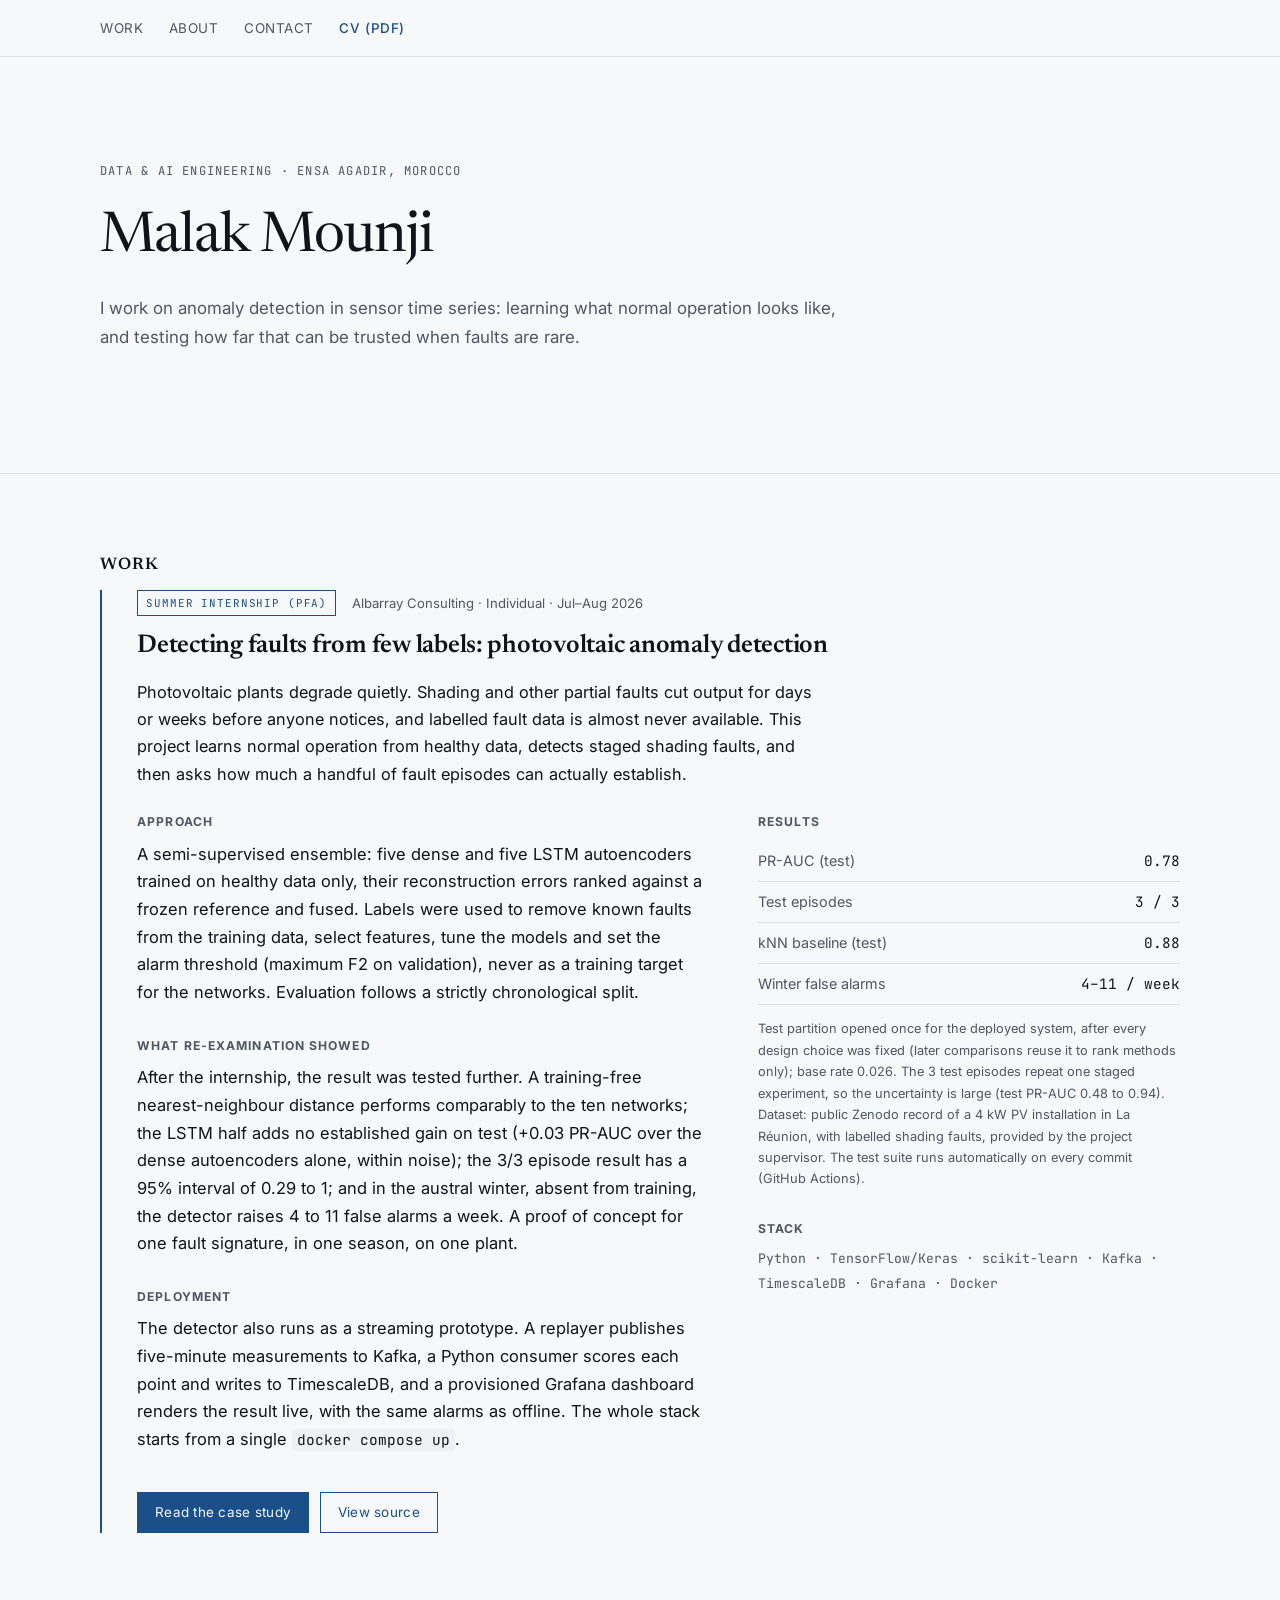
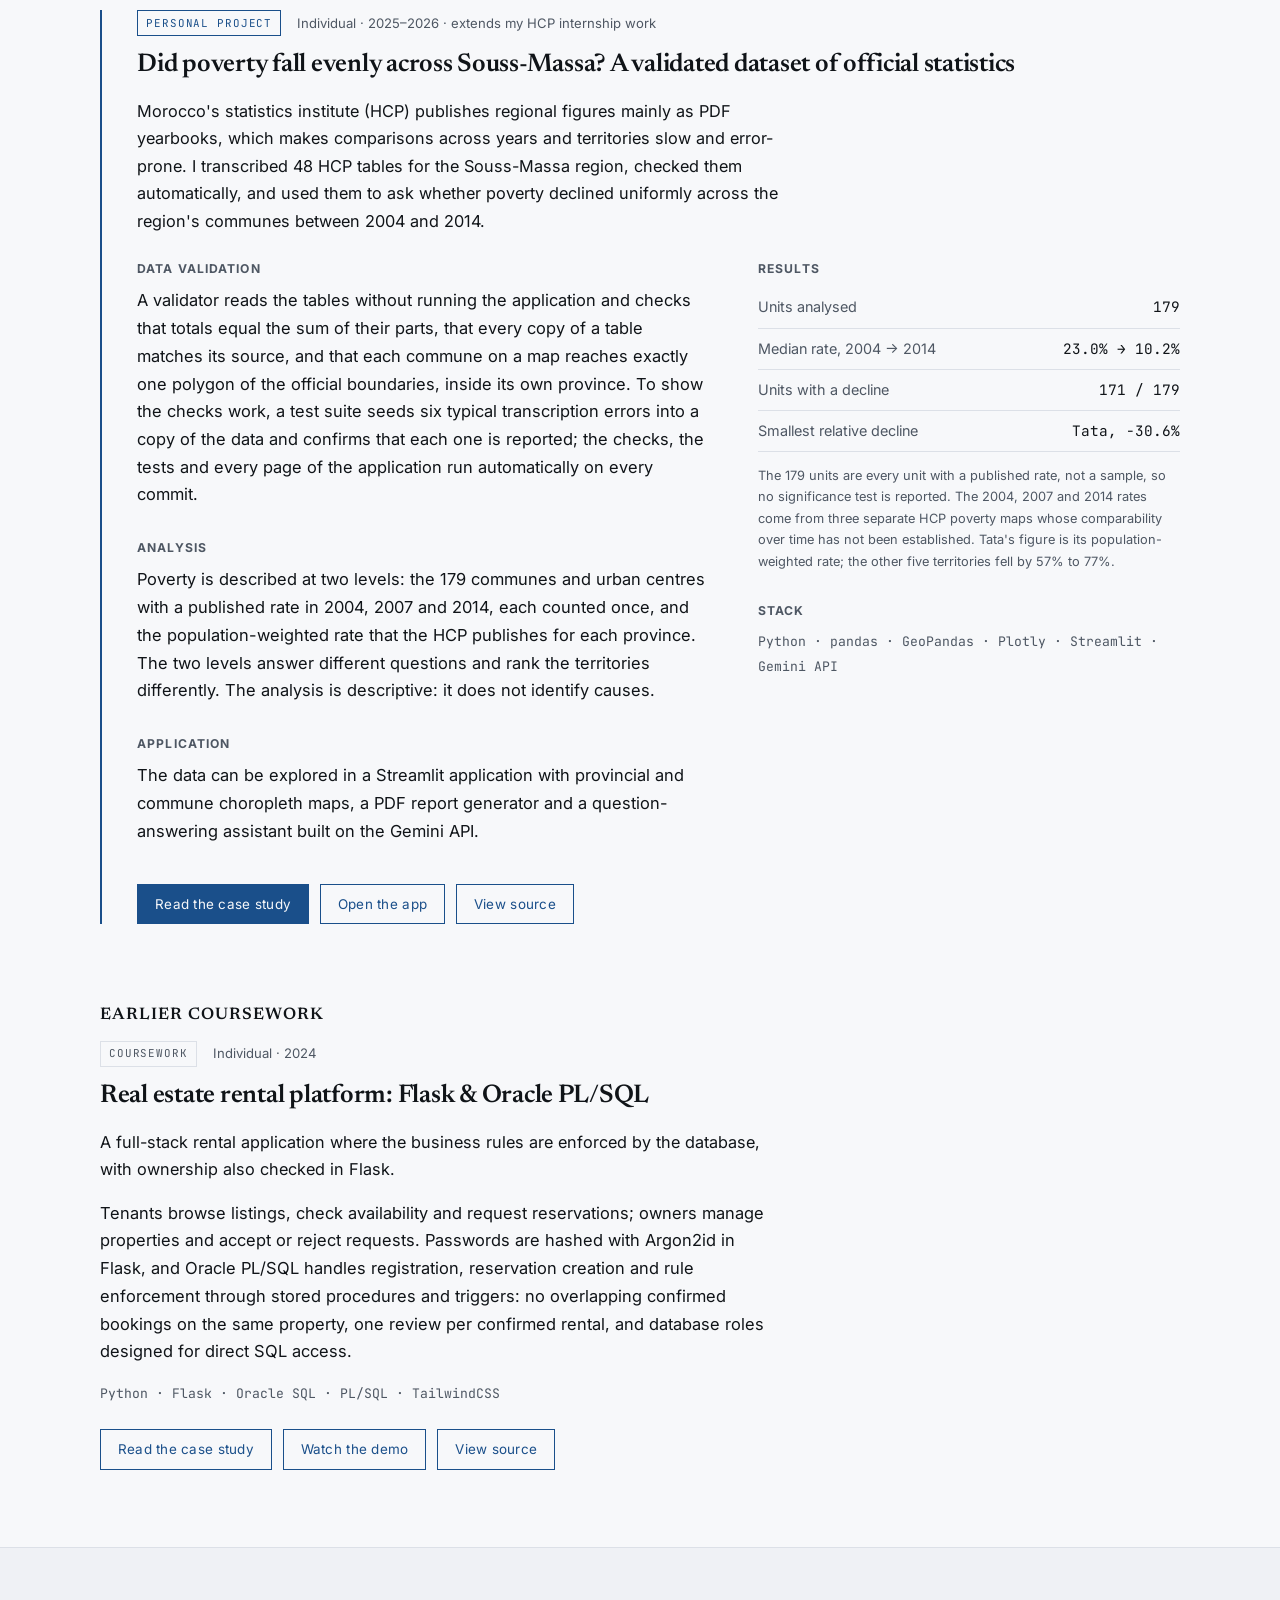
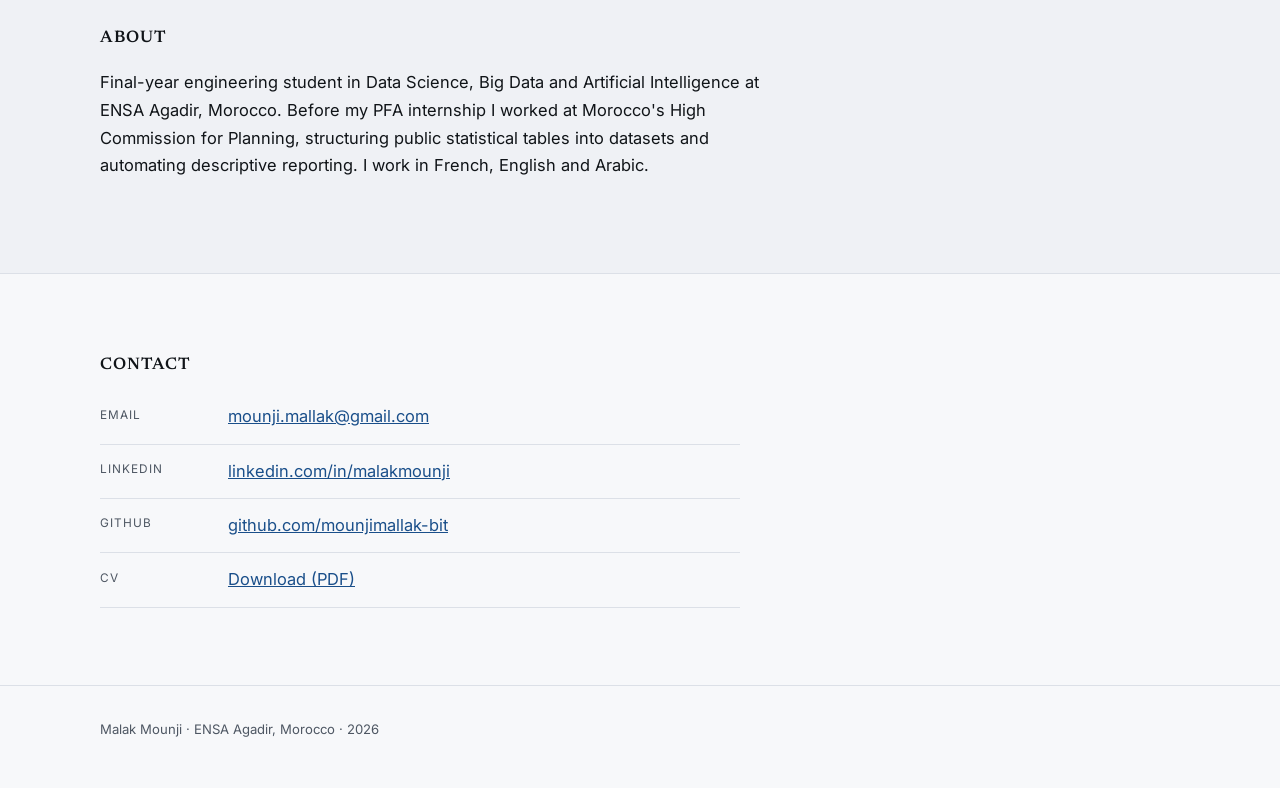
<file: index.html>
<!DOCTYPE html>
<html lang="en">
<head>
<meta charset="UTF-8" />
<meta name="viewport" content="width=device-width, initial-scale=1" />
<title>Malak Mounji · Data &amp; AI Engineering</title>
<meta name="description" content="Data &amp; AI engineering student at ENSA Agadir. Anomaly detection on photovoltaic time series, real-time streaming pipelines, and applied analytics." />
<meta property="og:title" content="Malak Mounji · Data &amp; AI Engineering" />
<meta property="og:description" content="Anomaly detection on photovoltaic time series, real-time streaming pipelines, and applied analytics." />
<meta property="og:type" content="website" />
<meta property="og:url" content="https://mounjimallak-bit.github.io/Portfolio/" />
<link rel="icon" href="data:image/svg+xml,&lt;svg xmlns=%22http://www.w3.org/2000/svg%22 viewBox=%220 0 32 32%22&gt;&lt;text y=%2226%22 font-size=%2228%22&gt;M&lt;/text&gt;&lt;/svg&gt;" />
<link rel="preconnect" href="https://fonts.googleapis.com" />
<link rel="preconnect" href="https://fonts.gstatic.com" crossorigin />
<link href="https://fonts.googleapis.com/css2?family=Newsreader:ital,opsz,wght@0,6..72,400;0,600;1,6..72,400&family=Inter:wght@400;500;600&family=JetBrains+Mono:wght@400;500&display=swap" rel="stylesheet" />
<link rel="stylesheet" href="styles.css" />
</head>
<body>

<a class="skip" href="#main">Skip to content</a>

<header class="masthead">
  <div class="wrap masthead-in">
    <nav class="nav" aria-label="Sections">
      <a href="#work">Work</a>
      <a href="#about">About</a>
      <a href="#contact">Contact</a>
      <a class="nav-cv" href="malak.pdf">CV (PDF)</a>
    </nav>
  </div>
</header>

<main id="main">
<section class="hero" id="top">
  <div class="wrap">
    <p class="eyebrow">Data &amp; AI Engineering · ENSA Agadir, Morocco</p>
    <h1>Malak Mounji</h1>
    <p class="lede">
      I work on anomaly detection in sensor time series: learning what normal
      operation looks like, and testing how far that can be trusted when faults
      are rare.
    </p>
  </div>
</section>
<!-- ============ WORK ============ -->
<section class="section" id="work">
  <div class="wrap">
    <h2 class="section-title">Work</h2>

    <!-- ---------- FEATURED ---------- -->
    <article class="project featured">
      <div class="proj-meta">
        <span class="tag tag-lead">Summer internship (PFA)</span>
        <span class="ctx">Albarray Consulting · Individual · Jul–Aug 2026</span>
      </div>

      <h3>Detecting faults from few labels: photovoltaic anomaly detection</h3>

      <p class="proj-lede">
        Photovoltaic plants degrade quietly. Shading and other partial faults
        cut output for days or weeks before anyone notices, and labelled fault data is
        almost never available. This project learns normal operation from healthy data,
        detects staged shading faults, and then asks how much a handful of fault episodes
        can actually establish.
      </p>

      <div class="proj-cols">
        <div>
          <h4>Approach</h4>
          <p>
            A semi-supervised ensemble: five dense and five LSTM autoencoders trained
            on healthy data only, their reconstruction errors ranked against a frozen
            reference and fused. Labels were used to remove known faults from the training data, select
            features, tune the models and set the alarm threshold (maximum F2 on
            validation), never as a training target for the networks. Evaluation follows a strictly chronological split.
          </p>

          <h4>What re-examination showed</h4>
          <p>
            After the internship, the result was tested further. A training-free
            nearest-neighbour distance performs comparably to the ten networks; the
            LSTM half adds no established gain on test (+0.03 PR-AUC over the dense
            autoencoders alone, within noise); the 3/3 episode result has a 95% interval
            of 0.29 to 1; and in the austral winter, absent from training, the
            detector raises 4 to 11 false alarms a week. A proof of concept for one
            fault signature, in one season, on one plant.
          </p>

          <h4>Deployment</h4>
          <p>
            The detector also runs as a streaming prototype. A replayer publishes
            five-minute measurements to Kafka, a Python consumer scores each point
            and writes to TimescaleDB, and a provisioned Grafana dashboard renders
            the result live, with the same alarms as offline. The whole stack starts
            from a single <code>docker compose up</code>.
          </p>
        </div>

        <div>
          <h4>Results</h4>
          <table class="restable">
            <tbody>
              <tr><th>PR-AUC (test)</th><td>0.78</td></tr>
              <tr><th>Test episodes</th><td>3 / 3</td></tr>
              <tr><th>kNN baseline (test)</th><td>0.88</td></tr>
              <tr><th>Winter false alarms</th><td>4–11 / week</td></tr>
            </tbody>
          </table>
          <p class="fineprint">
            Test partition opened once for the deployed system, after every design choice
            was fixed (later comparisons reuse it to rank methods only); base rate 0.026. The 3 test episodes repeat one staged experiment, so the uncertainty
            is large (test PR-AUC 0.48 to 0.94). Dataset: public Zenodo record of a 4&nbsp;kW PV installation in La Réunion, with labelled shading faults, provided by the project supervisor. The test suite runs automatically on every commit (GitHub Actions).
          </p>

          <h4>Stack</h4>
          <p class="stack">
            Python · TensorFlow/Keras · scikit-learn · Kafka · TimescaleDB ·
            Grafana · Docker
          </p>
        </div>
      </div>

           <div class="proj-links">
        <a class="btn btn-solid" href="post/pfa/">Read the case study</a>
        <a class="btn" href="https://github.com/mounjimallak-bit/pfa-photovoltaique" target="_blank" rel="noopener">View source</a>
      </div>
    </article>

   
    <!-- ---------- SECOND FEATURED: AXIORA ---------- -->
    <article class="project featured">
      <div class="proj-meta">
        <span class="tag tag-lead">Personal project</span>
        <span class="ctx">Individual · 2025–2026 · extends my HCP internship work</span>
      </div>

      <h3>Did poverty fall evenly across Souss-Massa? A validated dataset of official statistics</h3>

      <p class="proj-lede">
        Morocco's statistics institute (HCP) publishes regional figures mainly as
        PDF yearbooks, which makes comparisons across years and territories slow and
        error-prone. I transcribed 48 HCP tables for the Souss-Massa region, checked
        them automatically, and used them to ask whether poverty declined uniformly
        across the region's communes between 2004 and 2014.
      </p>

      <div class="proj-cols">
        <div>
          <h4>Data validation</h4>
          <p>
            A validator reads the tables without running the application and checks
            that totals equal the sum of their parts, that every copy of a table
            matches its source, and that each commune on a map reaches exactly one
            polygon of the official boundaries, inside its own province. To show the
            checks work, a test suite seeds six typical transcription errors into a
            copy of the data and confirms that each one is reported; the checks, the
            tests and every page of the application run automatically on every commit.
          </p>

          <h4>Analysis</h4>
          <p>
            Poverty is described at two levels: the 179 communes and urban centres
            with a published rate in 2004, 2007 and 2014, each counted once, and the
            population-weighted rate that the HCP publishes for each province. The two
            levels answer different questions and rank the territories differently.
            The analysis is descriptive: it does not identify causes.
          </p>

          <h4>Application</h4>
          <p>
            The data can be explored in a Streamlit application with provincial and
            commune choropleth maps, a PDF report generator and a question-answering
            assistant built on the Gemini API.
          </p>
        </div>

        <div>
          <h4>Results</h4>
          <table class="restable">
            <tbody>
              <tr><th>Units analysed</th><td>179</td></tr>
              <tr><th>Median rate, 2004 → 2014</th><td>23.0% → 10.2%</td></tr>
              <tr><th>Units with a decline</th><td>171 / 179</td></tr>
              <tr><th>Smallest relative decline</th><td>Tata, −30.6%</td></tr>
            </tbody>
          </table>
          <p class="fineprint">
            The 179 units are every unit with a published rate, not a sample, so no
            significance test is reported. The 2004, 2007 and 2014 rates come from
            three separate HCP poverty maps whose comparability over time has not
            been established. Tata's figure is its population-weighted rate; the
            other five territories fell by 57% to 77%.
          </p>

          <h4>Stack</h4>
          <p class="stack">
            Python · pandas · GeoPandas · Plotly · Streamlit · Gemini API
          </p>
        </div>
      </div>

      <div class="proj-links">
        <a class="btn btn-solid" href="post/axiora/">Read the case study</a>
        <a class="btn" href="https://axiora-data.streamlit.app/" target="_blank" rel="noopener">Open the app</a>
        <a class="btn" href="https://github.com/mounjimallak-bit/Axiora-data-app" target="_blank" rel="noopener">View source</a>
      </div>
    </article>

    <!-- ---------- EARLIER COURSEWORK ---------- -->
    <h2 class="section-title">Earlier coursework</h2>

    <article class="project">
      <div class="proj-meta">
        <span class="tag">Coursework</span>
        <span class="ctx">Individual · 2024</span>
      </div>

      <h3>Real estate rental platform: Flask &amp; Oracle PL/SQL</h3>

      <p class="proj-lede">
        A full-stack rental application where the business rules are enforced by
        the database, with ownership also checked in Flask.
      </p>

      <p>
        Tenants browse listings, check availability and request reservations;
        owners manage properties and accept or reject requests. Passwords are hashed with
        Argon2id in Flask, and Oracle PL/SQL handles registration, reservation creation
        and rule enforcement through stored
        procedures and triggers: no overlapping confirmed bookings on the same
        property, one review per confirmed rental, and database roles designed
        for direct SQL access.
      </p>

      <p class="stack">Python · Flask · Oracle SQL · PL/SQL · TailwindCSS</p>

      <div class="proj-links">
        <a class="btn" href="post/project3/">Read the case study</a>
        <a class="btn" href="https://youtu.be/xxOOS9JRwuo" target="_blank" rel="noopener">Watch the demo</a>
        <a class="btn" href="https://github.com/mounjimallak-bit/Estate-rental-web-application-Flask-Oracle" target="_blank" rel="noopener">View source</a>
      </div>
    </article>

  </div>
</section>

<!-- ============ ABOUT ============ -->
<section class="section alt" id="about">
  <div class="wrap about-grid">
    <div>
      <h2 class="section-title">About</h2>
      <p>
        Final-year engineering student in Data Science, Big Data and Artificial
        Intelligence at ENSA Agadir, Morocco. Before my PFA internship I worked at
        Morocco's High Commission for Planning, structuring public statistical
        tables into datasets and automating descriptive reporting. I work in
        French, English and Arabic.
      </p>
    </div>
  </div>
</section>

<!-- ============ CONTACT ============ -->
<section class="section" id="contact">
  <div class="wrap">
    <h2 class="section-title">Contact</h2>
    <ul class="contact-list">
      <li><span>Email</span><a href="mailto:mounji.mallak@gmail.com">mounji.mallak@gmail.com</a></li>
      <li><span>LinkedIn</span><a href="https://www.linkedin.com/in/malakmounji/" target="_blank" rel="noopener">linkedin.com/in/malakmounji</a></li>
      <li><span>GitHub</span><a href="https://github.com/mounjimallak-bit" target="_blank" rel="noopener">github.com/mounjimallak-bit</a></li>
      <li><span>CV</span><a href="malak.pdf">Download (PDF)</a></li>
    </ul>
  </div>
</section>

</main>

<footer class="foot">
  <div class="wrap">
    <p>Malak Mounji · ENSA Agadir, Morocco · 2026</p>
  </div>
</footer>

</body>
</html>
</file>
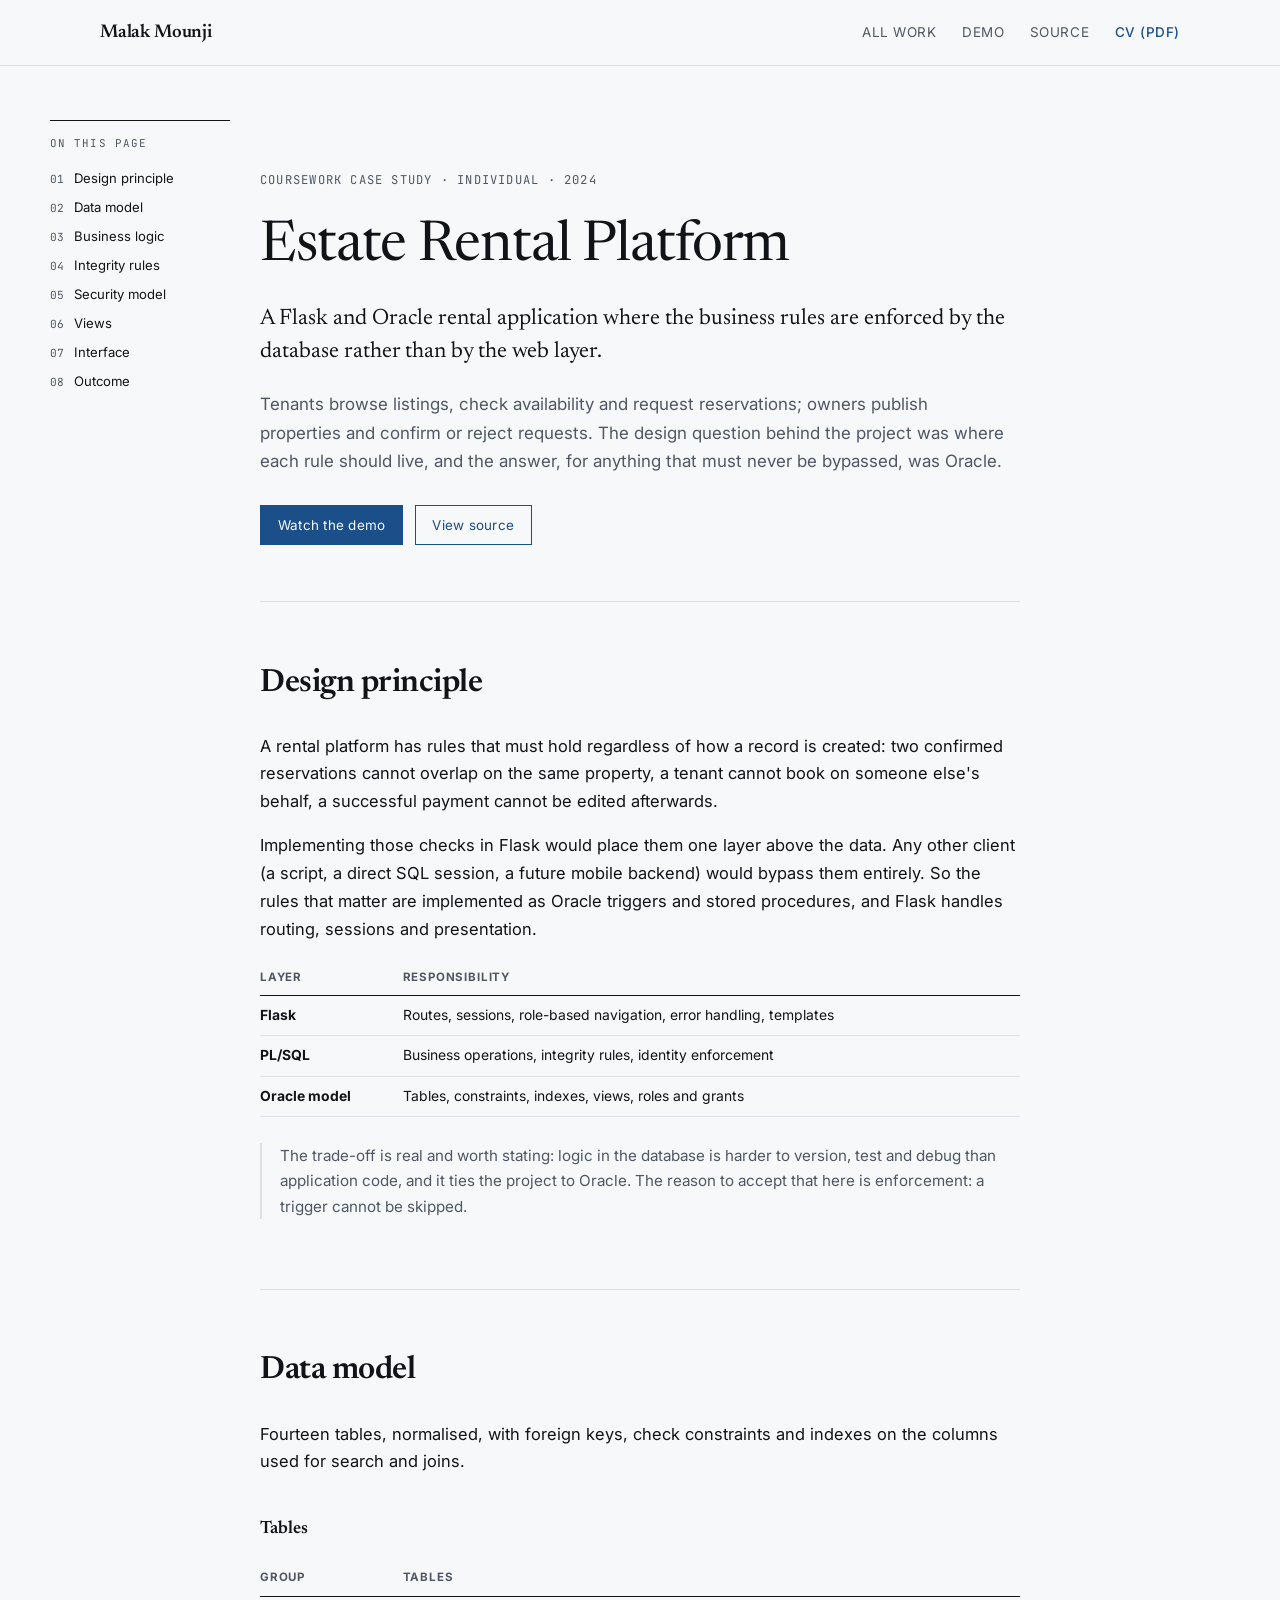
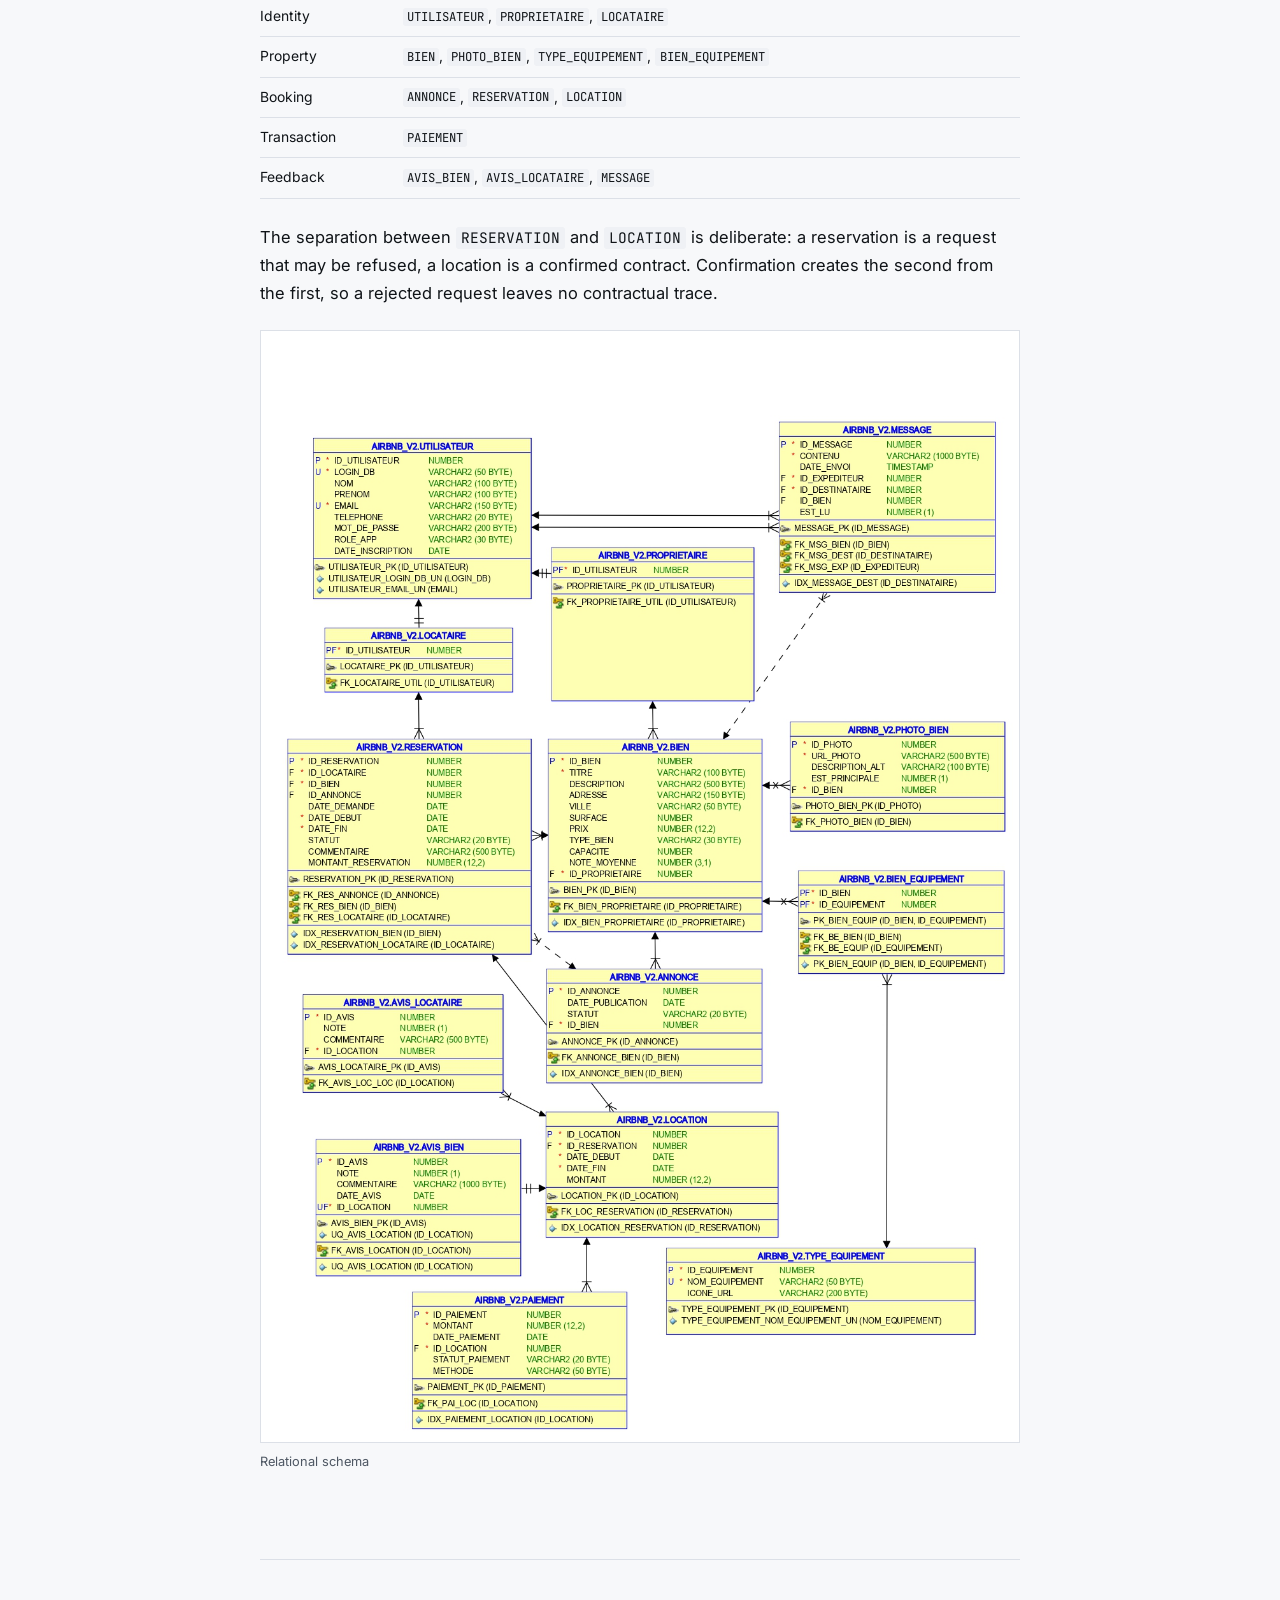
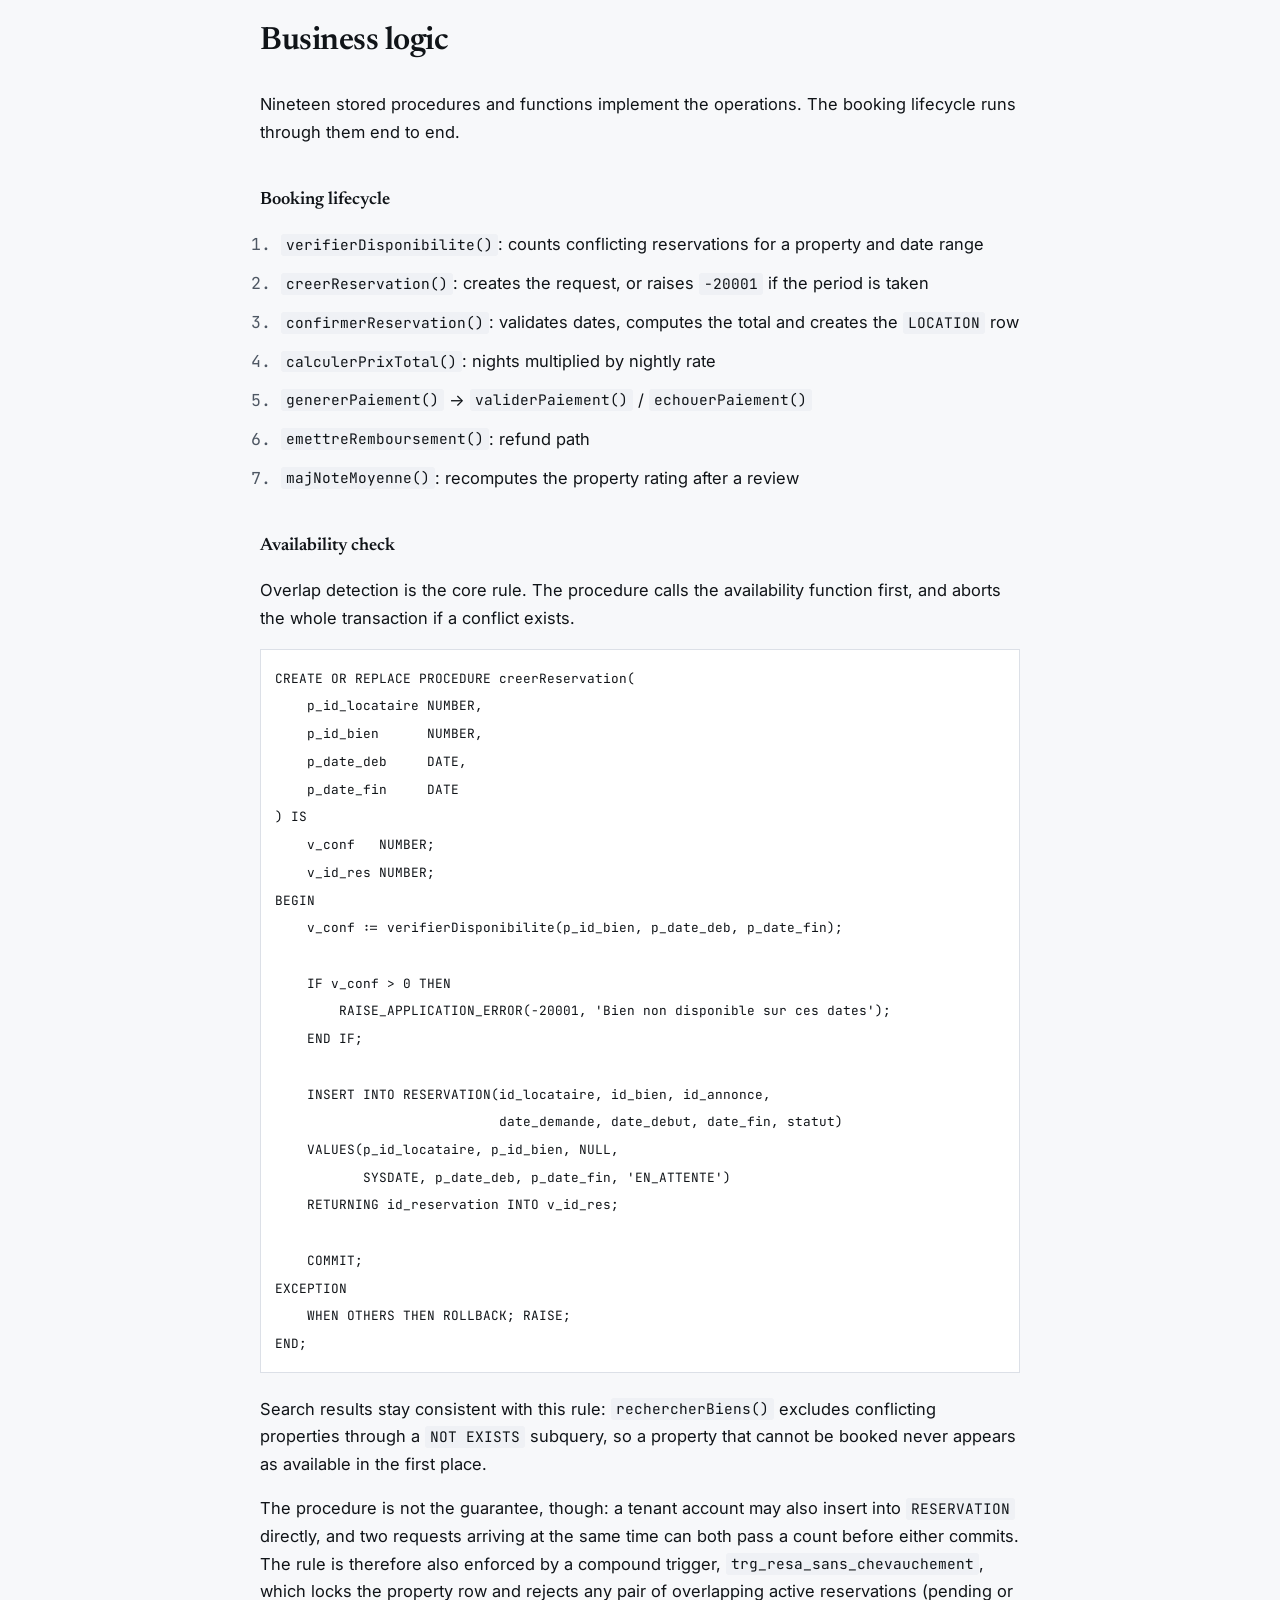
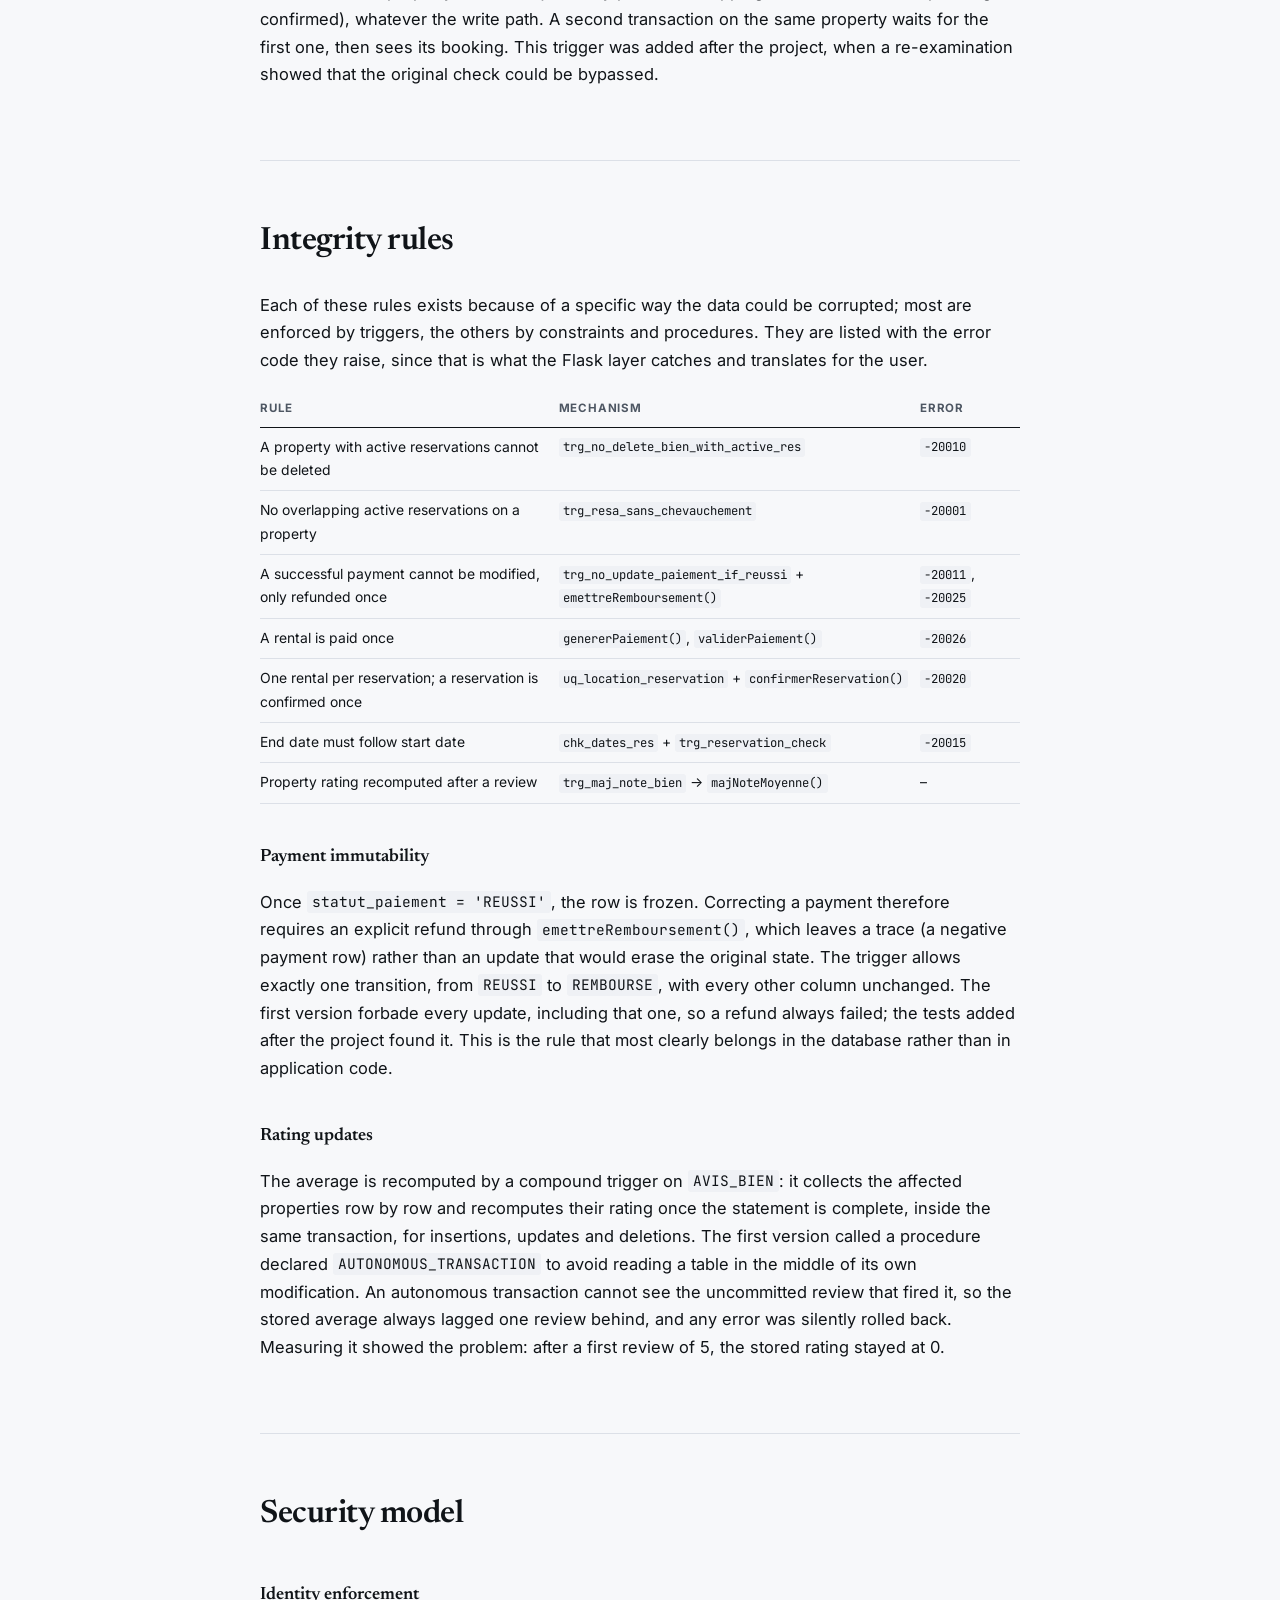
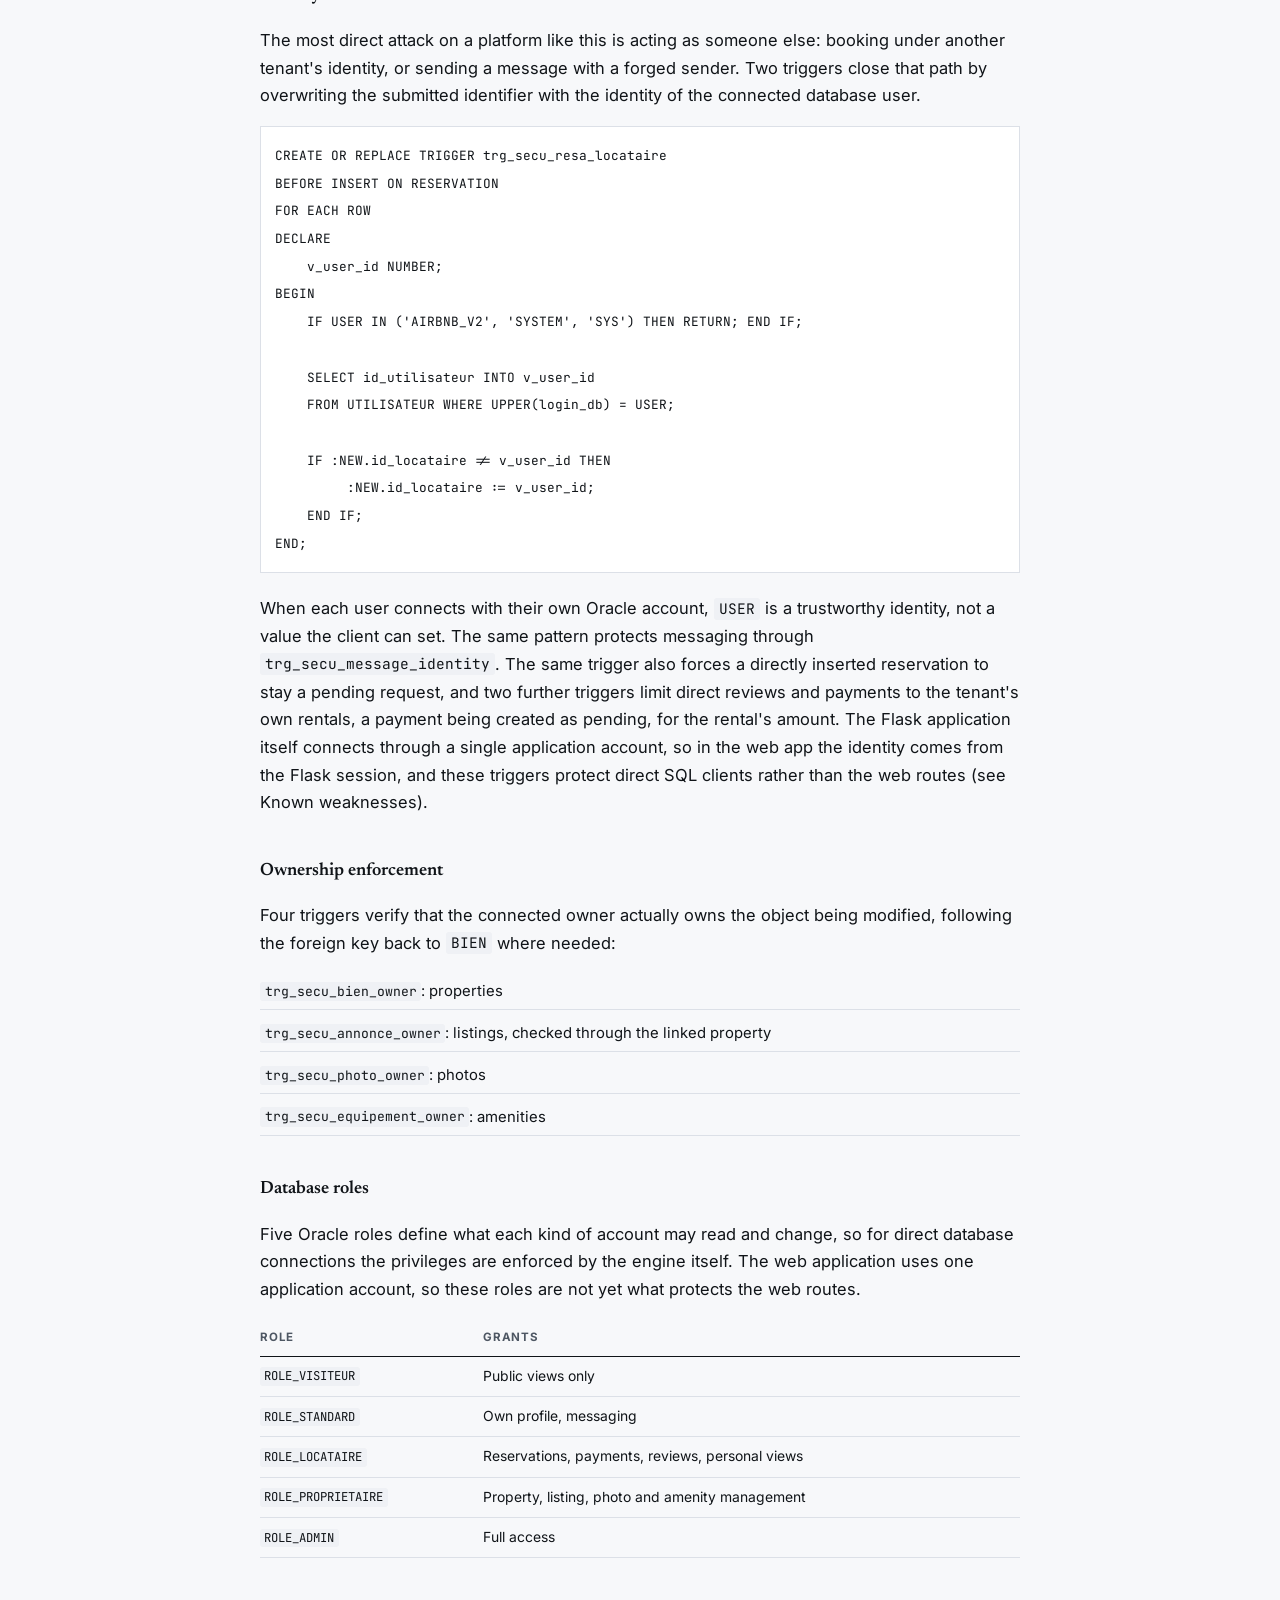
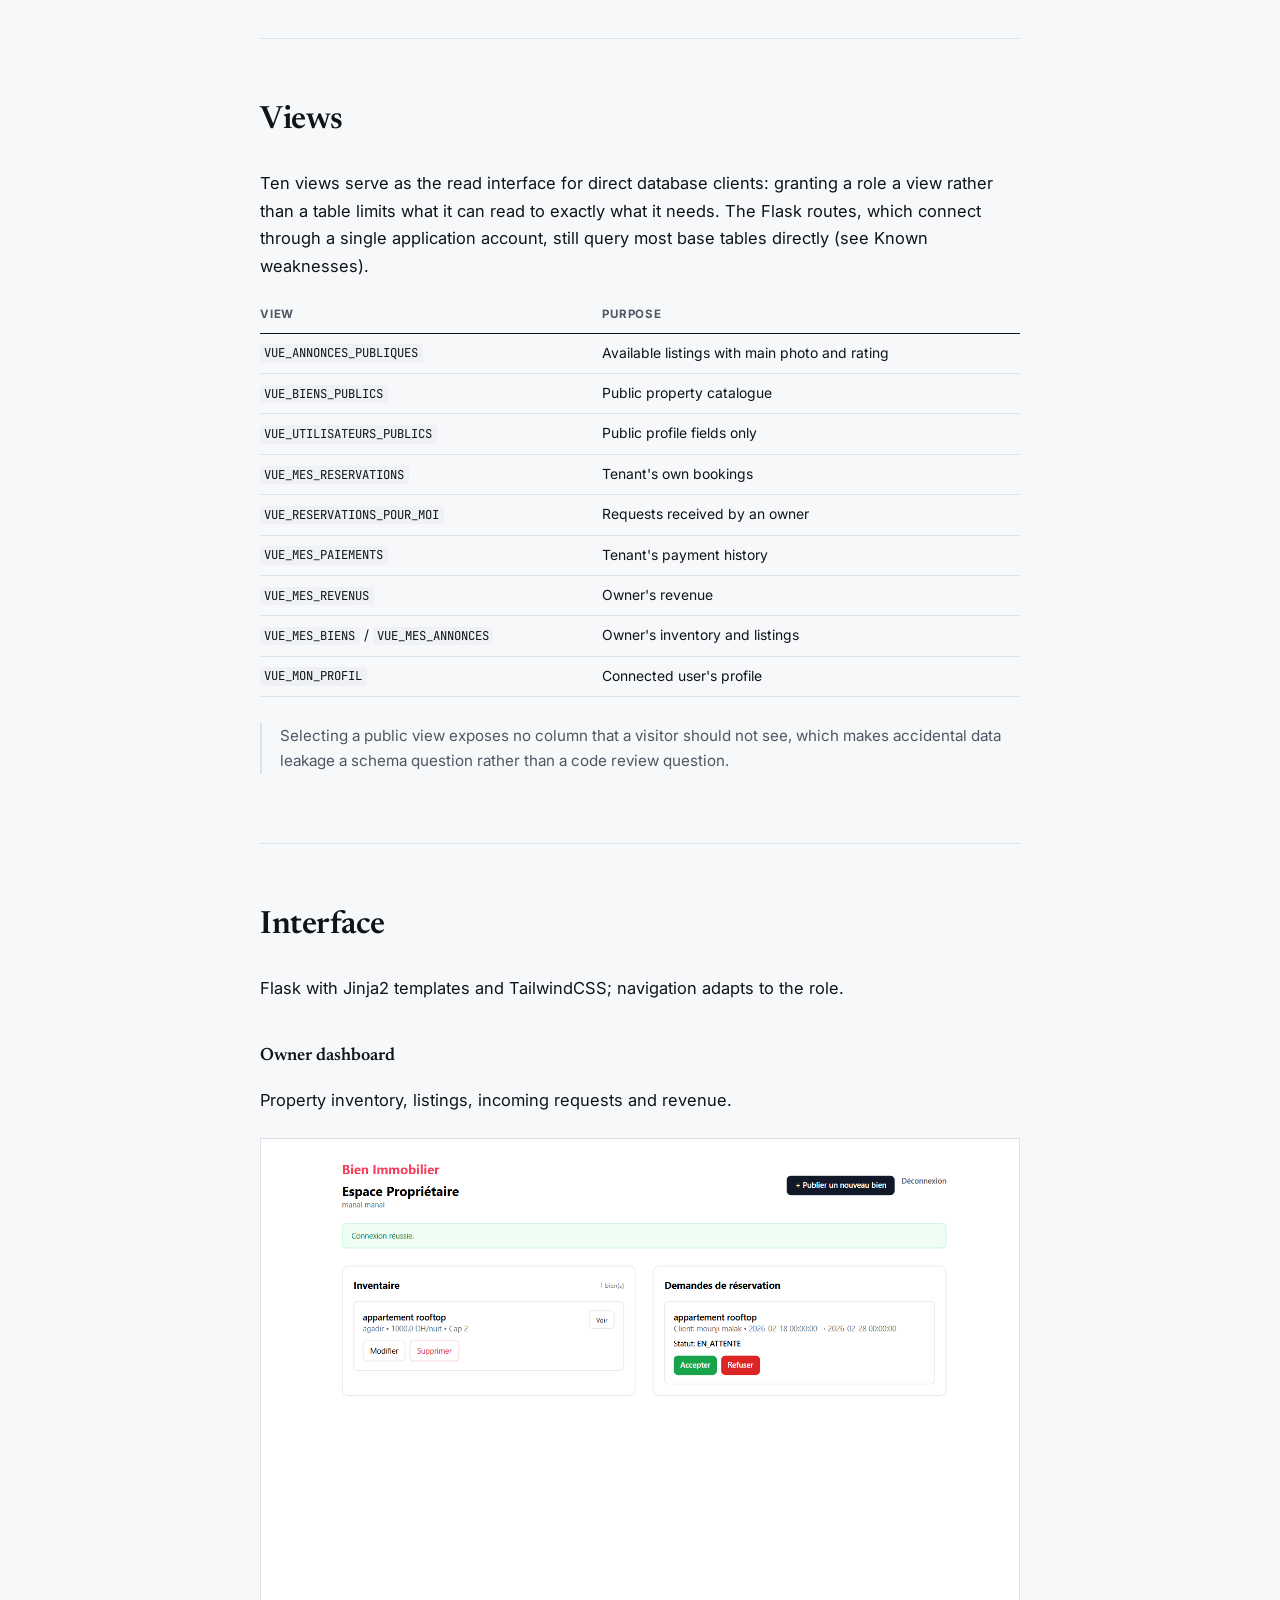
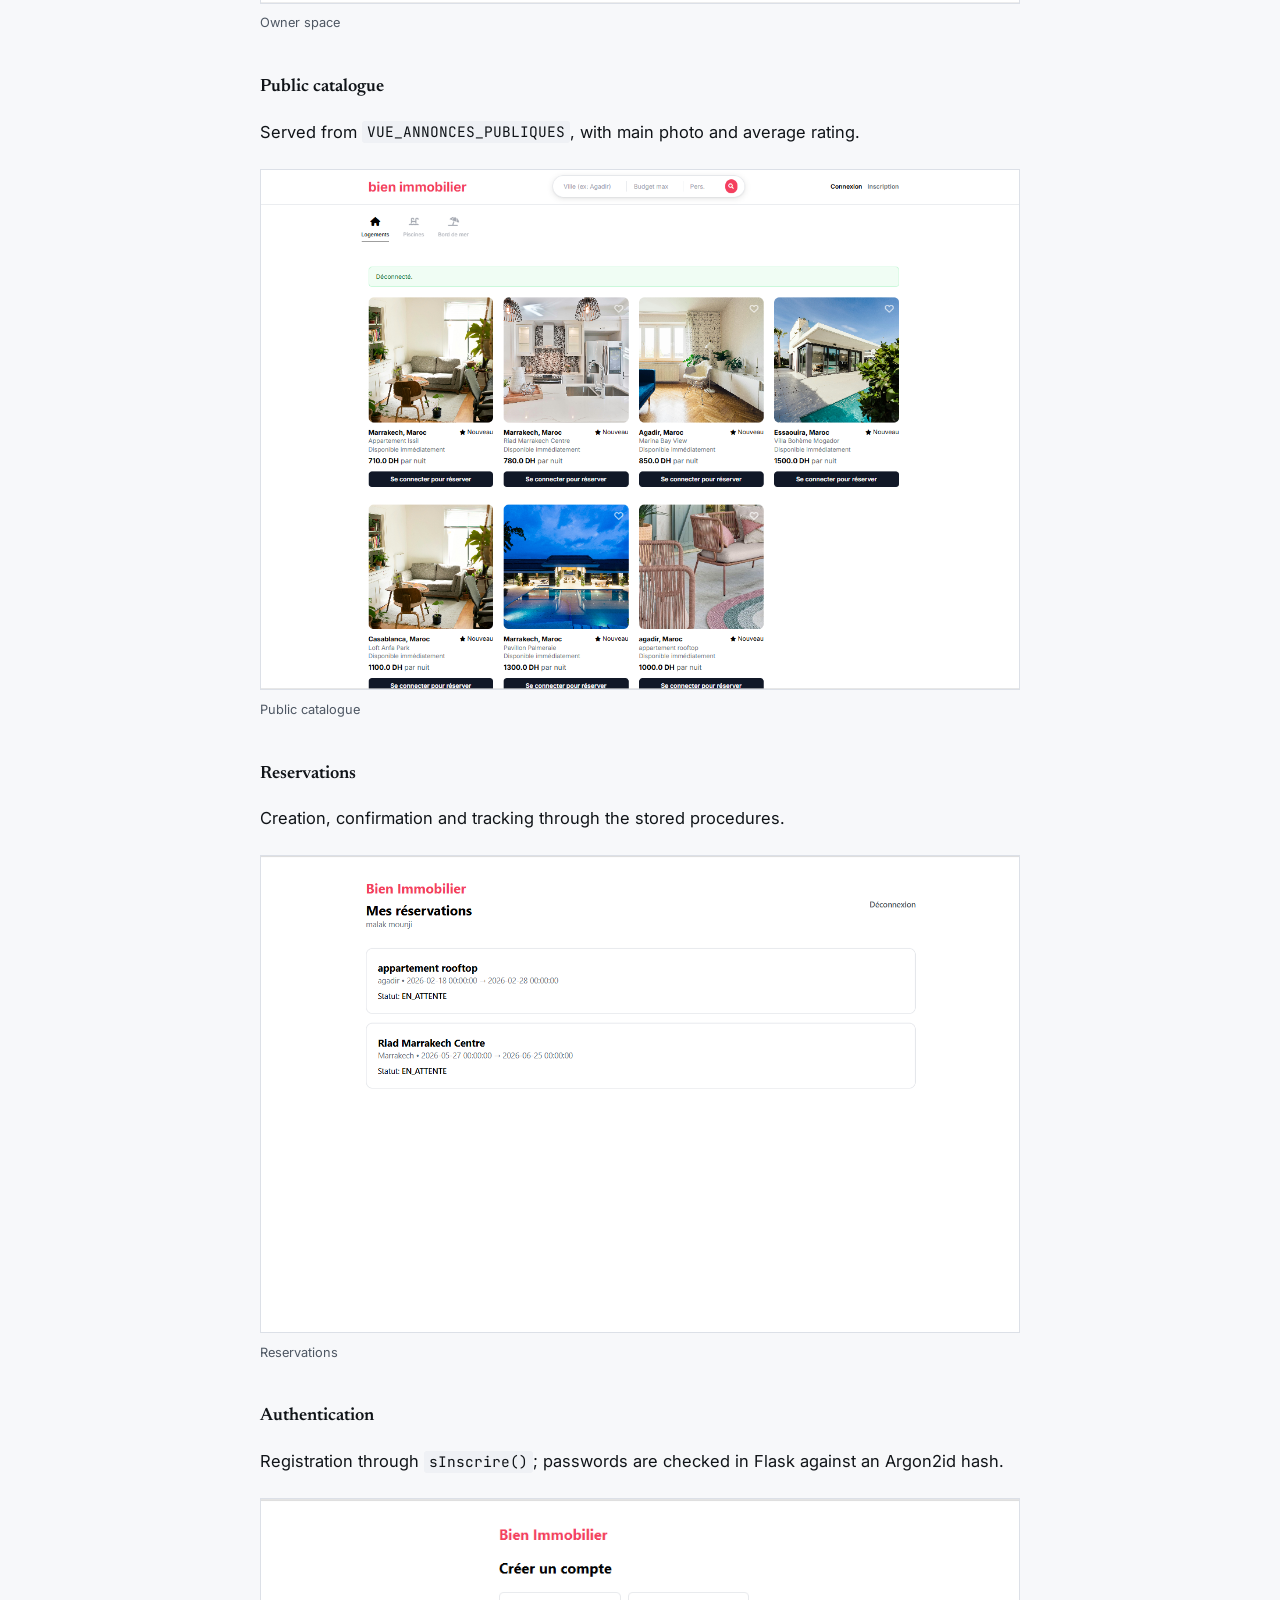
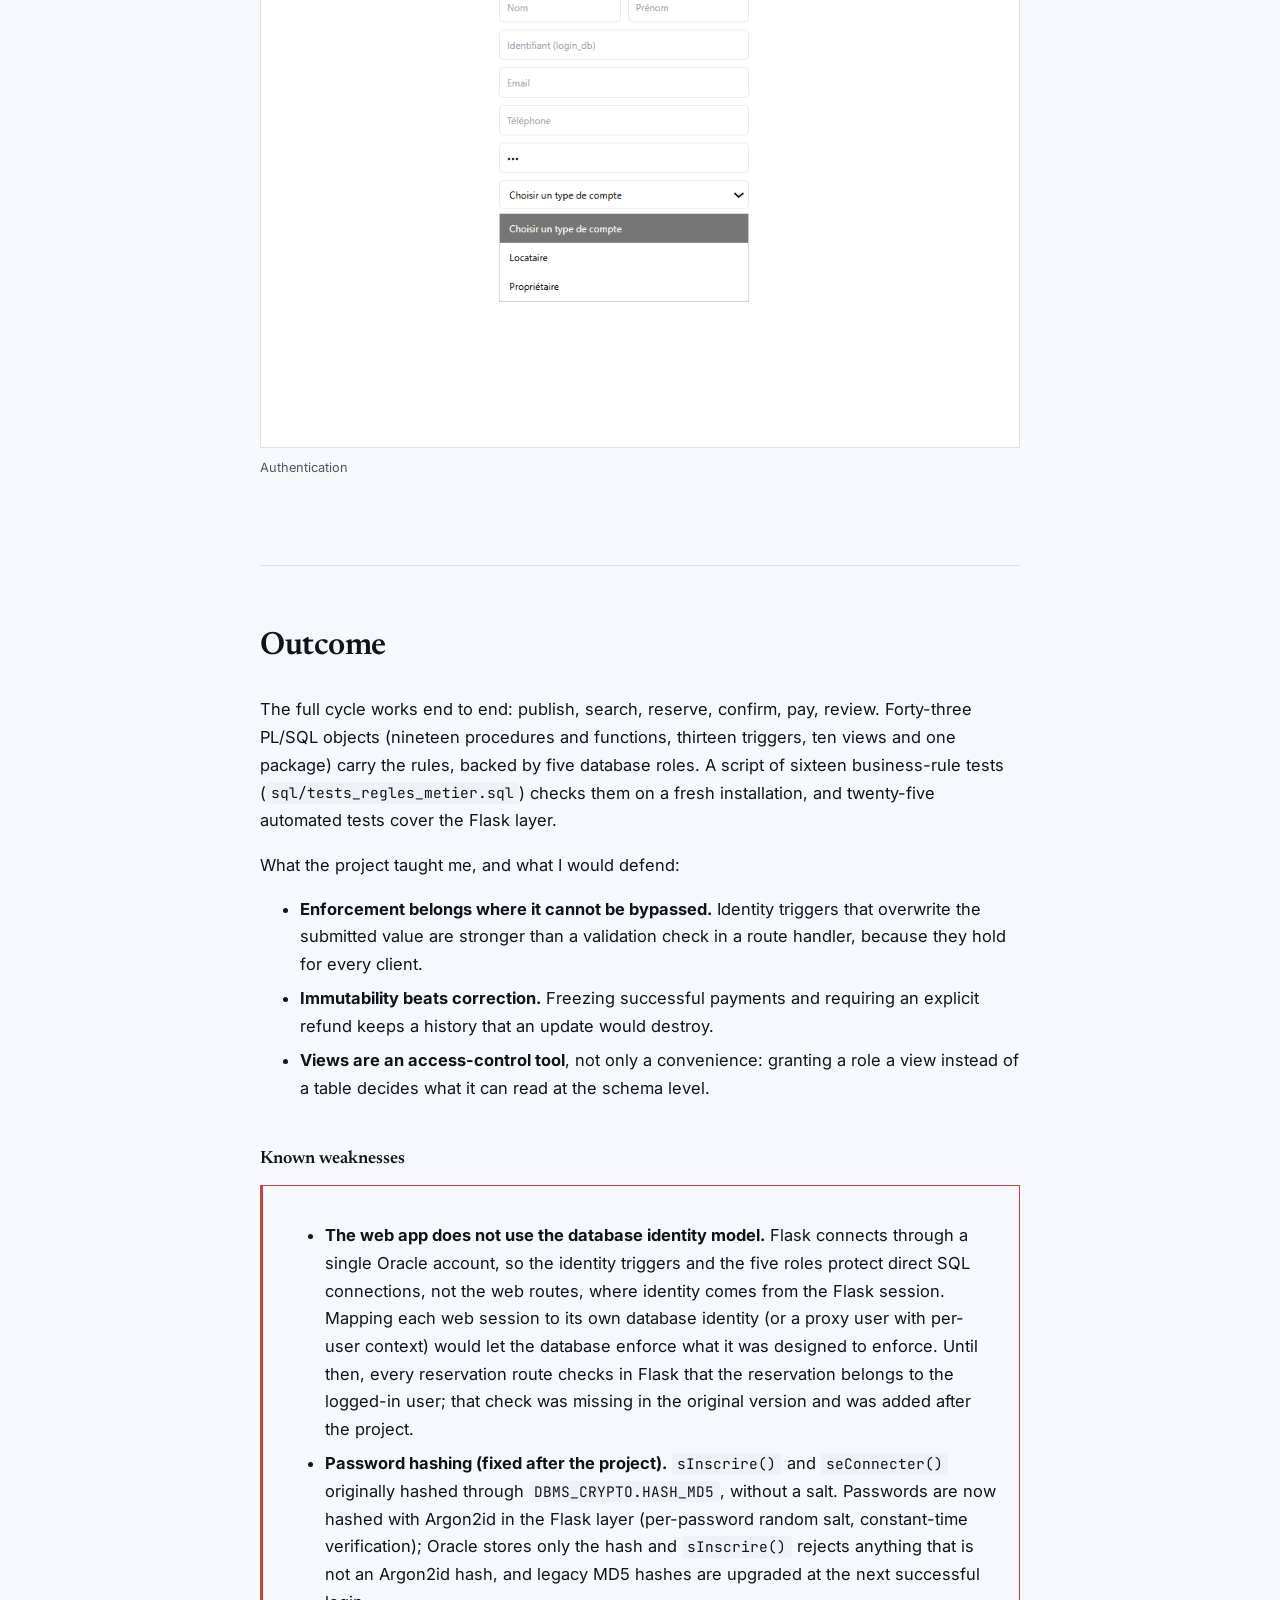
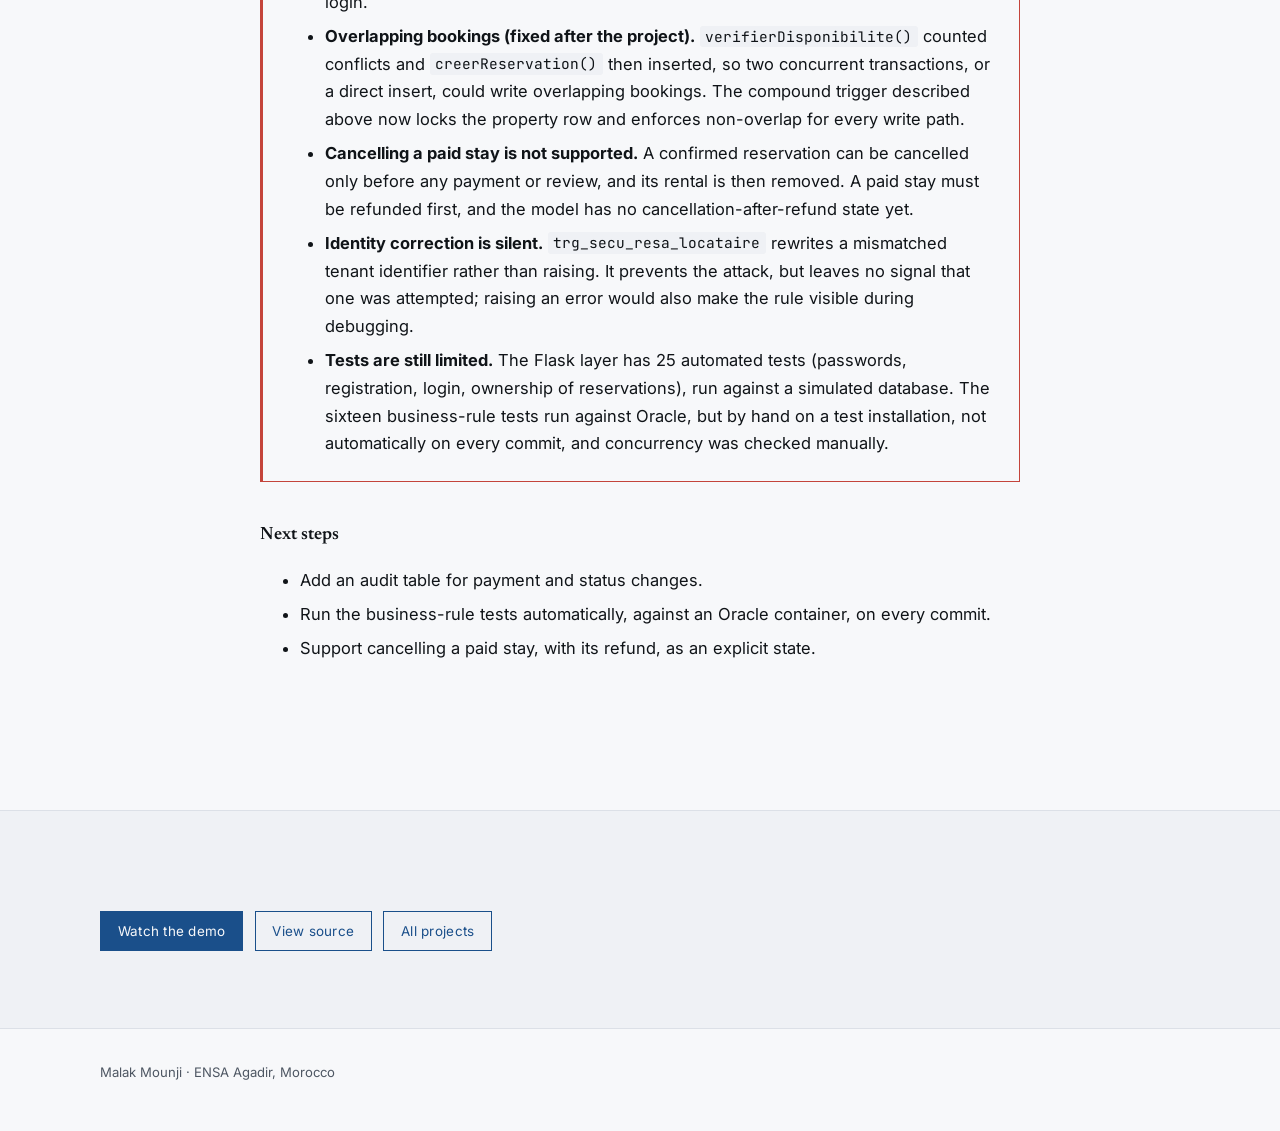
<file: post/project3/index.html>
<!DOCTYPE html>
<html lang="en">
<head>
<meta charset="UTF-8" />
<meta name="viewport" content="width=device-width, initial-scale=1" />
<title>Estate Rental Platform · Case study · Malak Mounji</title>
<meta name="description" content="Case study: a Flask and Oracle rental platform where the business rules live in the database: stored procedures, security triggers, views and role-based grants." />
<link rel="preconnect" href="https://fonts.googleapis.com" />
<link rel="preconnect" href="https://fonts.gstatic.com" crossorigin />
<link href="https://fonts.googleapis.com/css2?family=Newsreader:ital,opsz,wght@0,6..72,400;0,600;1,6..72,400&family=Inter:wght@400;500;600&family=JetBrains+Mono:wght@400;500&display=swap" rel="stylesheet" />
<link rel="stylesheet" href="../../styles.css" />
<link rel="stylesheet" href="case.css" />
</head>
<body>

<a class="skip" href="#main">Skip to content</a>

<header class="masthead">
  <div class="wrap masthead-in">
    <a class="wordmark" href="../../index.html">Malak&nbsp;Mounji</a>
    <nav class="nav" aria-label="Sections">
      <a href="../../index.html#work">All work</a>
      <a href="https://youtu.be/xxOOS9JRwuo" target="_blank" rel="noopener">Demo</a>
      <a href="https://github.com/mounjimallak-bit/Estate-rental-web-application-Flask-Oracle" target="_blank" rel="noopener">Source</a>
      <a class="nav-cv" href="../../malak.pdf">CV (PDF)</a>
    </nav>
  </div>
</header>

<main id="main">

<section class="hero case-hero">
  <div class="wrap">
       <p class="eyebrow">Coursework case study · Individual · 2024</p>
    <h1>Estate Rental Platform</h1>
    <p class="standfirst">
      A Flask and Oracle rental application where the business rules are enforced
      by the database rather than by the web layer.
    </p>
    <p class="lede">
      Tenants browse listings, check availability and request reservations; owners
      publish properties and confirm or reject requests. The design question behind
      the project was where each rule should live, and the answer, for anything
      that must never be bypassed, was Oracle.
    </p>
    <div class="proj-links">
      <a class="btn btn-solid" href="https://youtu.be/xxOOS9JRwuo" target="_blank" rel="noopener">Watch the demo</a>
      <a class="btn" href="https://github.com/mounjimallak-bit/Estate-rental-web-application-Flask-Oracle" target="_blank" rel="noopener">View source</a>
    </div>
  </div>
</section>

<div class="wrap case">

<nav class="toc" aria-label="On this page">
  <p class="toc-head">On this page</p>
  <ol>
    <li><a href="#principle">Design principle</a></li>
    <li><a href="#model">Data model</a></li>
    <li><a href="#logic">Business logic</a></li>
    <li><a href="#integrity">Integrity rules</a></li>
    <li><a href="#security">Security model</a></li>
    <li><a href="#views">Views</a></li>
    <li><a href="#screens">Interface</a></li>
    <li><a href="#outcome">Outcome</a></li>
  </ol>
</nav>

<!-- ===================== PRINCIPLE ===================== -->
<section class="cs" id="principle">
<h2>Design principle</h2>

<p>
A rental platform has rules that must hold regardless of how a record is created:
two confirmed reservations cannot overlap on the same property, a tenant cannot
book on someone else's behalf, a successful payment cannot be edited afterwards.
</p>

<p>
Implementing those checks in Flask would place them one layer above the data. Any
other client (a script, a direct SQL session, a future mobile backend) would
bypass them entirely. So the rules that matter are implemented as Oracle triggers
and stored procedures, and Flask handles routing, sessions and presentation.
</p>

<table class="srctable">
<thead><tr><th>Layer</th><th>Responsibility</th></tr></thead>
<tbody>
<tr><td><strong>Flask</strong></td><td>Routes, sessions, role-based navigation, error handling, templates</td></tr>
<tr><td><strong>PL/SQL</strong></td><td>Business operations, integrity rules, identity enforcement</td></tr>
<tr><td><strong>Oracle model</strong></td><td>Tables, constraints, indexes, views, roles and grants</td></tr>
</tbody>
</table>

<p class="note">
The trade-off is real and worth stating: logic in the database is harder to
version, test and debug than application code, and it ties the project to Oracle.
The reason to accept that here is enforcement: a trigger cannot be skipped.
</p>
</section>

<!-- ===================== MODEL ===================== -->
<section class="cs" id="model">
<h2>Data model</h2>

<p>
Fourteen tables, normalised, with foreign keys, check constraints and indexes on
the columns used for search and joins.
</p>

<h3>Tables</h3>
<table class="srctable">
<thead><tr><th>Group</th><th>Tables</th></tr></thead>
<tbody>
<tr><td>Identity</td><td><code>UTILISATEUR</code>, <code>PROPRIETAIRE</code>, <code>LOCATAIRE</code></td></tr>
<tr><td>Property</td><td><code>BIEN</code>, <code>PHOTO_BIEN</code>, <code>TYPE_EQUIPEMENT</code>, <code>BIEN_EQUIPEMENT</code></td></tr>
<tr><td>Booking</td><td><code>ANNONCE</code>, <code>RESERVATION</code>, <code>LOCATION</code></td></tr>
<tr><td>Transaction</td><td><code>PAIEMENT</code></td></tr>
<tr><td>Feedback</td><td><code>AVIS_BIEN</code>, <code>AVIS_LOCATAIRE</code>, <code>MESSAGE</code></td></tr>
</tbody>
</table>

<p>
The separation between <code>RESERVATION</code> and <code>LOCATION</code> is
deliberate: a reservation is a request that may be refused, a location is a
confirmed contract. Confirmation creates the second from the first, so a rejected
request leaves no contractual trace.
</p>

<figure class="shot shot--wide">
  <img src="rale.jpg" alt="Relational schema of the fourteen tables" loading="lazy" />
  <figcaption>Relational schema</figcaption>
</figure>
</section>

<!-- ===================== LOGIC ===================== -->
<section class="cs" id="logic">
<h2>Business logic</h2>

<p>
Nineteen stored procedures and functions implement the operations. The booking
lifecycle runs through them end to end.
</p>

<h3>Booking lifecycle</h3>
<ol class="pipeline">
  <li><code>verifierDisponibilite()</code>: counts conflicting reservations for a property and date range</li>
  <li><code>creerReservation()</code>: creates the request, or raises <code>-20001</code> if the period is taken</li>
  <li><code>confirmerReservation()</code>: validates dates, computes the total and creates the <code>LOCATION</code> row</li>
  <li><code>calculerPrixTotal()</code>: nights multiplied by nightly rate</li>
  <li><code>genererPaiement()</code> → <code>validerPaiement()</code> / <code>echouerPaiement()</code></li>
  <li><code>emettreRemboursement()</code>: refund path</li>
  <li><code>majNoteMoyenne()</code>: recomputes the property rating after a review</li>
</ol>

<h3>Availability check</h3>
<p>
Overlap detection is the core rule. The procedure calls the availability function
first, and aborts the whole transaction if a conflict exists.
</p>

<div class="codebox-static">
<pre><code class="sql">CREATE OR REPLACE PROCEDURE creerReservation(
    p_id_locataire NUMBER,
    p_id_bien      NUMBER,
    p_date_deb     DATE,
    p_date_fin     DATE
) IS
    v_conf   NUMBER;
    v_id_res NUMBER;
BEGIN
    v_conf := verifierDisponibilite(p_id_bien, p_date_deb, p_date_fin);

    IF v_conf &gt; 0 THEN
        RAISE_APPLICATION_ERROR(-20001, 'Bien non disponible sur ces dates');
    END IF;

    INSERT INTO RESERVATION(id_locataire, id_bien, id_annonce,
                            date_demande, date_debut, date_fin, statut)
    VALUES(p_id_locataire, p_id_bien, NULL,
           SYSDATE, p_date_deb, p_date_fin, 'EN_ATTENTE')
    RETURNING id_reservation INTO v_id_res;

    COMMIT;
EXCEPTION
    WHEN OTHERS THEN ROLLBACK; RAISE;
END;</code></pre>
</div>

<p>
Search results stay consistent with this rule: <code>rechercherBiens()</code>
excludes conflicting properties through a <code>NOT EXISTS</code> subquery, so a
property that cannot be booked never appears as available in the first place.
</p>

<p>
The procedure is not the guarantee, though: a tenant account may also insert into
<code>RESERVATION</code> directly, and two requests arriving at the same time can both
pass a count before either commits. The rule is therefore also enforced by a compound
trigger, <code>trg_resa_sans_chevauchement</code>, which locks the property row and
rejects any pair of overlapping active reservations (pending or confirmed), whatever
the write path. A second transaction on the same property waits for the first one,
then sees its booking. This trigger was added after the project, when a re-examination
showed that the original check could be bypassed.
</p>
</section>

<!-- ===================== INTEGRITY ===================== -->
<section class="cs" id="integrity">
<h2>Integrity rules</h2>

<p>
Each of these rules exists because of a specific way the data could be
corrupted; most are enforced by triggers, the others by constraints and procedures. They are listed with the error code they raise, since that is what the
Flask layer catches and translates for the user.
</p>

<table class="srctable">
<thead><tr><th>Rule</th><th>Mechanism</th><th>Error</th></tr></thead>
<tbody>
<tr>
  <td>A property with active reservations cannot be deleted</td>
  <td><code>trg_no_delete_bien_with_active_res</code></td>
  <td><code>-20010</code></td>
</tr>
<tr>
  <td>No overlapping active reservations on a property</td>
  <td><code>trg_resa_sans_chevauchement</code></td>
  <td><code>-20001</code></td>
</tr>
<tr>
  <td>A successful payment cannot be modified, only refunded once</td>
  <td><code>trg_no_update_paiement_if_reussi</code> + <code>emettreRemboursement()</code></td>
  <td><code>-20011</code>, <code>-20025</code></td>
</tr>
<tr>
  <td>A rental is paid once</td>
  <td><code>genererPaiement()</code>, <code>validerPaiement()</code></td>
  <td><code>-20026</code></td>
</tr>
<tr>
  <td>One rental per reservation; a reservation is confirmed once</td>
  <td><code>uq_location_reservation</code> + <code>confirmerReservation()</code></td>
  <td><code>-20020</code></td>
</tr>
<tr>
  <td>End date must follow start date</td>
  <td><code>chk_dates_res</code> + <code>trg_reservation_check</code></td>
  <td><code>-20015</code></td>
</tr>
<tr>
  <td>Property rating recomputed after a review</td>
  <td><code>trg_maj_note_bien</code> → <code>majNoteMoyenne()</code></td>
  <td>–</td>
</tr>
</tbody>
</table>

<h3>Payment immutability</h3>
<p>
Once <code>statut_paiement = 'REUSSI'</code>, the row is frozen. Correcting a
payment therefore requires an explicit refund through
<code>emettreRemboursement()</code>, which leaves a trace (a negative payment row)
rather than an update that would erase the original state. The trigger allows exactly
one transition, from <code>REUSSI</code> to <code>REMBOURSE</code>, with every other
column unchanged. The first version forbade every update, including that one, so a
refund always failed; the tests added after the project found it. This is the rule
that most clearly belongs in the database rather than in application code.
</p>

<h3>Rating updates</h3>
<p>
The average is recomputed by a compound trigger on <code>AVIS_BIEN</code>: it collects
the affected properties row by row and recomputes their rating once the statement is
complete, inside the same transaction, for insertions, updates and deletions. The
first version called a procedure declared <code>AUTONOMOUS_TRANSACTION</code> to avoid
reading a table in the middle of its own modification. An autonomous transaction
cannot see the uncommitted review that fired it, so the stored average always lagged
one review behind, and any error was silently rolled back. Measuring it showed the
problem: after a first review of 5, the stored rating stayed at 0.
</p>
</section>

<!-- ===================== SECURITY ===================== -->
<section class="cs" id="security">
<h2>Security model</h2>

<h3>Identity enforcement</h3>
<p>
The most direct attack on a platform like this is acting as someone else: booking
under another tenant's identity, or sending a message with a forged sender. Two
triggers close that path by overwriting the submitted identifier with the
identity of the connected database user.
</p>

<div class="codebox-static">
<pre><code class="sql">CREATE OR REPLACE TRIGGER trg_secu_resa_locataire
BEFORE INSERT ON RESERVATION
FOR EACH ROW
DECLARE
    v_user_id NUMBER;
BEGIN
    IF USER IN ('AIRBNB_V2', 'SYSTEM', 'SYS') THEN RETURN; END IF;

    SELECT id_utilisateur INTO v_user_id
    FROM UTILISATEUR WHERE UPPER(login_db) = USER;

    IF :NEW.id_locataire != v_user_id THEN
         :NEW.id_locataire := v_user_id;
    END IF;
END;</code></pre>
</div>

<p>
When each user connects with their own Oracle account, <code>USER</code> is a
trustworthy identity, not a value the client can set. The same pattern protects
messaging through <code>trg_secu_message_identity</code>. The same trigger also forces a
directly inserted reservation to stay a pending request, and two further triggers limit
direct reviews and payments to the tenant's own rentals, a payment being created as
pending, for the rental's amount. The Flask application
itself connects through a single application account, so in the web app the
identity comes from the Flask session, and these triggers protect direct SQL
clients rather than the web routes (see Known weaknesses).
</p>

<h3>Ownership enforcement</h3>
<p>
Four triggers verify that the connected owner actually owns the object being
modified, following the foreign key back to <code>BIEN</code> where needed:
</p>
<ul class="dims">
  <li><code>trg_secu_bien_owner</code>: properties</li>
  <li><code>trg_secu_annonce_owner</code>: listings, checked through the linked property</li>
  <li><code>trg_secu_photo_owner</code>: photos</li>
  <li><code>trg_secu_equipement_owner</code>: amenities</li>
</ul>

<h3>Database roles</h3>
<p>
Five Oracle roles define what each kind of account may read and change, so for
direct database connections the privileges are enforced by the engine itself.
The web application uses one application account, so these roles are not yet
what protects the web routes.
</p>

<table class="srctable">
<thead><tr><th>Role</th><th>Grants</th></tr></thead>
<tbody>
<tr><td><code>ROLE_VISITEUR</code></td><td>Public views only</td></tr>
<tr><td><code>ROLE_STANDARD</code></td><td>Own profile, messaging</td></tr>
<tr><td><code>ROLE_LOCATAIRE</code></td><td>Reservations, payments, reviews, personal views</td></tr>
<tr><td><code>ROLE_PROPRIETAIRE</code></td><td>Property, listing, photo and amenity management</td></tr>
<tr><td><code>ROLE_ADMIN</code></td><td>Full access</td></tr>
</tbody>
</table>
</section>

<!-- ===================== VIEWS ===================== -->
<section class="cs" id="views">
<h2>Views</h2>

<p>
Ten views serve as the read interface for direct database clients: granting a
role a view rather than a table limits what it can read to exactly what it needs.
The Flask routes, which connect through a single application account, still
query most base tables directly (see Known weaknesses).
</p>

<table class="srctable">
<thead><tr><th>View</th><th>Purpose</th></tr></thead>
<tbody>
<tr><td><code>VUE_ANNONCES_PUBLIQUES</code></td><td>Available listings with main photo and rating</td></tr>
<tr><td><code>VUE_BIENS_PUBLICS</code></td><td>Public property catalogue</td></tr>
<tr><td><code>VUE_UTILISATEURS_PUBLICS</code></td><td>Public profile fields only</td></tr>
<tr><td><code>VUE_MES_RESERVATIONS</code></td><td>Tenant's own bookings</td></tr>
<tr><td><code>VUE_RESERVATIONS_POUR_MOI</code></td><td>Requests received by an owner</td></tr>
<tr><td><code>VUE_MES_PAIEMENTS</code></td><td>Tenant's payment history</td></tr>
<tr><td><code>VUE_MES_REVENUS</code></td><td>Owner's revenue</td></tr>
<tr><td><code>VUE_MES_BIENS</code> / <code>VUE_MES_ANNONCES</code></td><td>Owner's inventory and listings</td></tr>
<tr><td><code>VUE_MON_PROFIL</code></td><td>Connected user's profile</td></tr>
</tbody>
</table>

<p class="note">
Selecting a public view exposes no column that a visitor should not see, which
makes accidental data leakage a schema question rather than a code review question.
</p>
</section>

<!-- ===================== SCREENS ===================== -->
<section class="cs" id="screens">
<h2>Interface</h2>

<p>Flask with Jinja2 templates and TailwindCSS; navigation adapts to the role.</p>

<h3>Owner dashboard</h3>
<p>Property inventory, listings, incoming requests and revenue.</p>
<figure class="shot shot--wide"><img src="propr.png" alt="Owner dashboard" loading="lazy" /><figcaption>Owner space</figcaption></figure>

<h3>Public catalogue</h3>
<p>Served from <code>VUE_ANNONCES_PUBLIQUES</code>, with main photo and average rating.</p>
<figure class="shot shot--wide"><img src="ouve.png" alt="Public catalogue" loading="lazy" /><figcaption>Public catalogue</figcaption></figure>

<h3>Reservations</h3>
<p>Creation, confirmation and tracking through the stored procedures.</p>
<figure class="shot shot--wide"><img src="reserv.png" alt="Reservations view" loading="lazy" /><figcaption>Reservations</figcaption></figure>

<h3>Authentication</h3>
<p>Registration through <code>sInscrire()</code>; passwords are checked in Flask against an Argon2id hash.</p>
<figure class="shot shot--wide"><img src="insc.png" alt="Registration screen" loading="lazy" /><figcaption>Authentication</figcaption></figure>
</section>

<!-- ===================== OUTCOME ===================== -->
<section class="cs" id="outcome">
<h2>Outcome</h2>

<p>
The full cycle works end to end: publish, search, reserve, confirm, pay, review.
Forty-three PL/SQL objects (nineteen procedures and functions, thirteen triggers, ten
views and one package) carry the rules, backed by five database roles. A script of
sixteen business-rule tests (<code>sql/tests_regles_metier.sql</code>) checks them on a
fresh installation, and twenty-five automated tests cover the Flask layer.
</p>

<p>What the project taught me, and what I would defend:</p>

<ul>
  <li><strong>Enforcement belongs where it cannot be bypassed.</strong> Identity triggers that overwrite the submitted value are stronger than a validation check in a route handler, because they hold for every client.</li>
  <li><strong>Immutability beats correction.</strong> Freezing successful payments and requiring an explicit refund keeps a history that an update would destroy.</li>
  <li><strong>Views are an access-control tool</strong>, not only a convenience: granting a role a view instead of a table decides what it can read at the schema level.</li>
</ul>

<h3 class="limits-head">Known weaknesses</h3>

<div class="limits">
<ul>
    <li><strong>The web app does not use the database identity model.</strong> Flask connects through a single Oracle account, so the identity triggers and the five roles protect direct SQL connections, not the web routes, where identity comes from the Flask session. Mapping each web session to its own database identity (or a proxy user with per-user context) would let the database enforce what it was designed to enforce. Until then, every reservation route checks in Flask that the reservation belongs to the logged-in user; that check was missing in the original version and was added after the project.</li>
  <li><strong>Password hashing (fixed after the project).</strong> <code>sInscrire()</code> and <code>seConnecter()</code> originally hashed through <code>DBMS_CRYPTO.HASH_MD5</code>, without a salt. Passwords are now hashed with Argon2id in the Flask layer (per-password random salt, constant-time verification); Oracle stores only the hash and <code>sInscrire()</code> rejects anything that is not an Argon2id hash, and legacy MD5 hashes are upgraded at the next successful login.</li>
  <li><strong>Overlapping bookings (fixed after the project).</strong> <code>verifierDisponibilite()</code> counted conflicts and <code>creerReservation()</code> then inserted, so two concurrent transactions, or a direct insert, could write overlapping bookings. The compound trigger described above now locks the property row and enforces non-overlap for every write path.</li>
  <li><strong>Cancelling a paid stay is not supported.</strong> A confirmed reservation can be cancelled only before any payment or review, and its rental is then removed. A paid stay must be refunded first, and the model has no cancellation-after-refund state yet.</li>
  <li><strong>Identity correction is silent.</strong> <code>trg_secu_resa_locataire</code> rewrites a mismatched tenant identifier rather than raising. It prevents the attack, but leaves no signal that one was attempted; raising an error would also make the rule visible during debugging.</li>
  <li><strong>Tests are still limited.</strong> The Flask layer has 25 automated tests (passwords, registration, login, ownership of reservations), run against a simulated database. The sixteen business-rule tests run against Oracle, but by hand on a test installation, not automatically on every commit, and concurrency was checked manually.</li>
</ul>
</div>

<h3>Next steps</h3>
<ul>
  <li>Add an audit table for payment and status changes.</li>
  <li>Run the business-rule tests automatically, against an Oracle container, on every commit.</li>
  <li>Support cancelling a paid stay, with its refund, as an explicit state.</li>
</ul>
</section>

</div><!-- /.case -->

<section class="section alt">
  <div class="wrap">
    <div class="proj-links">
      <a class="btn btn-solid" href="https://youtu.be/xxOOS9JRwuo" target="_blank" rel="noopener">Watch the demo</a>
      <a class="btn" href="https://github.com/mounjimallak-bit/Estate-rental-web-application-Flask-Oracle" target="_blank" rel="noopener">View source</a>
      <a class="btn" href="../../index.html#work">All projects</a>
    </div>
  </div>
</section>

</main>

<footer class="foot">
  <div class="wrap"><p>Malak Mounji · ENSA Agadir, Morocco</p></div>
</footer>

</body>
</html>
</file>
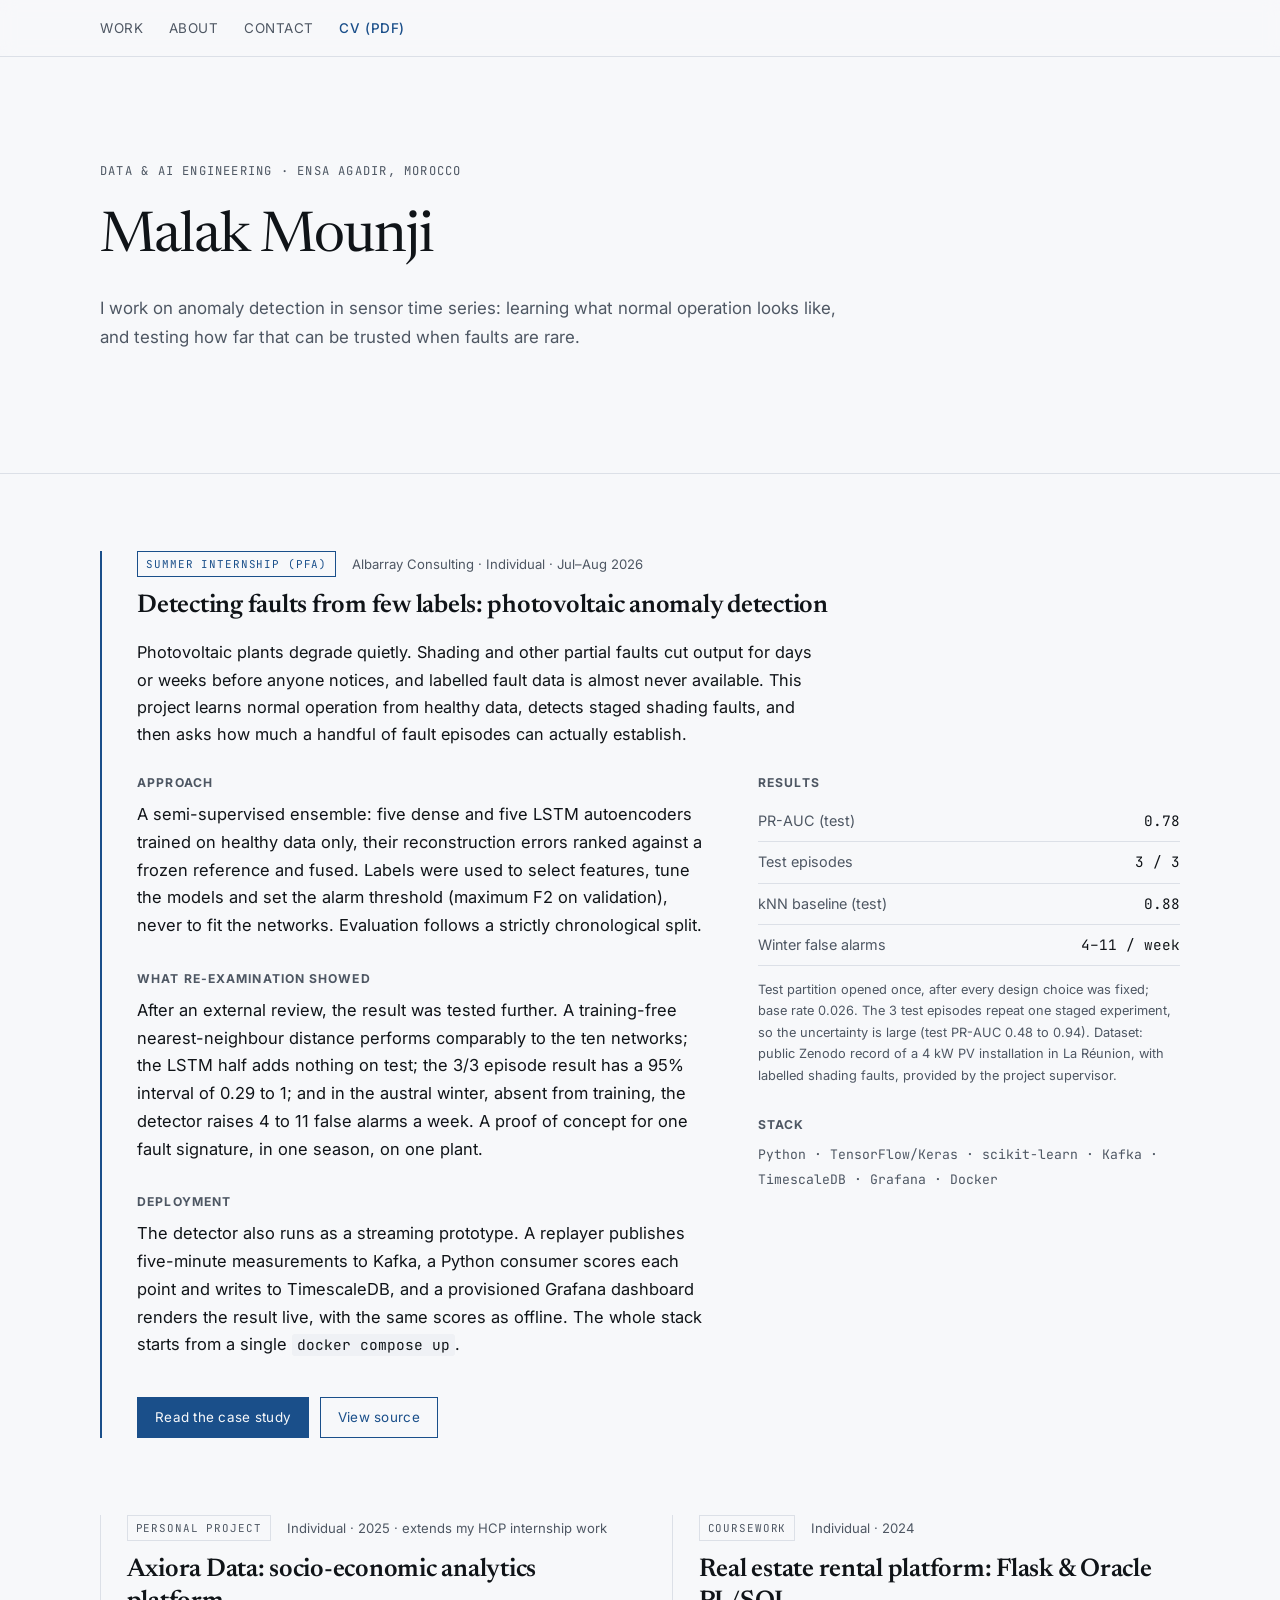
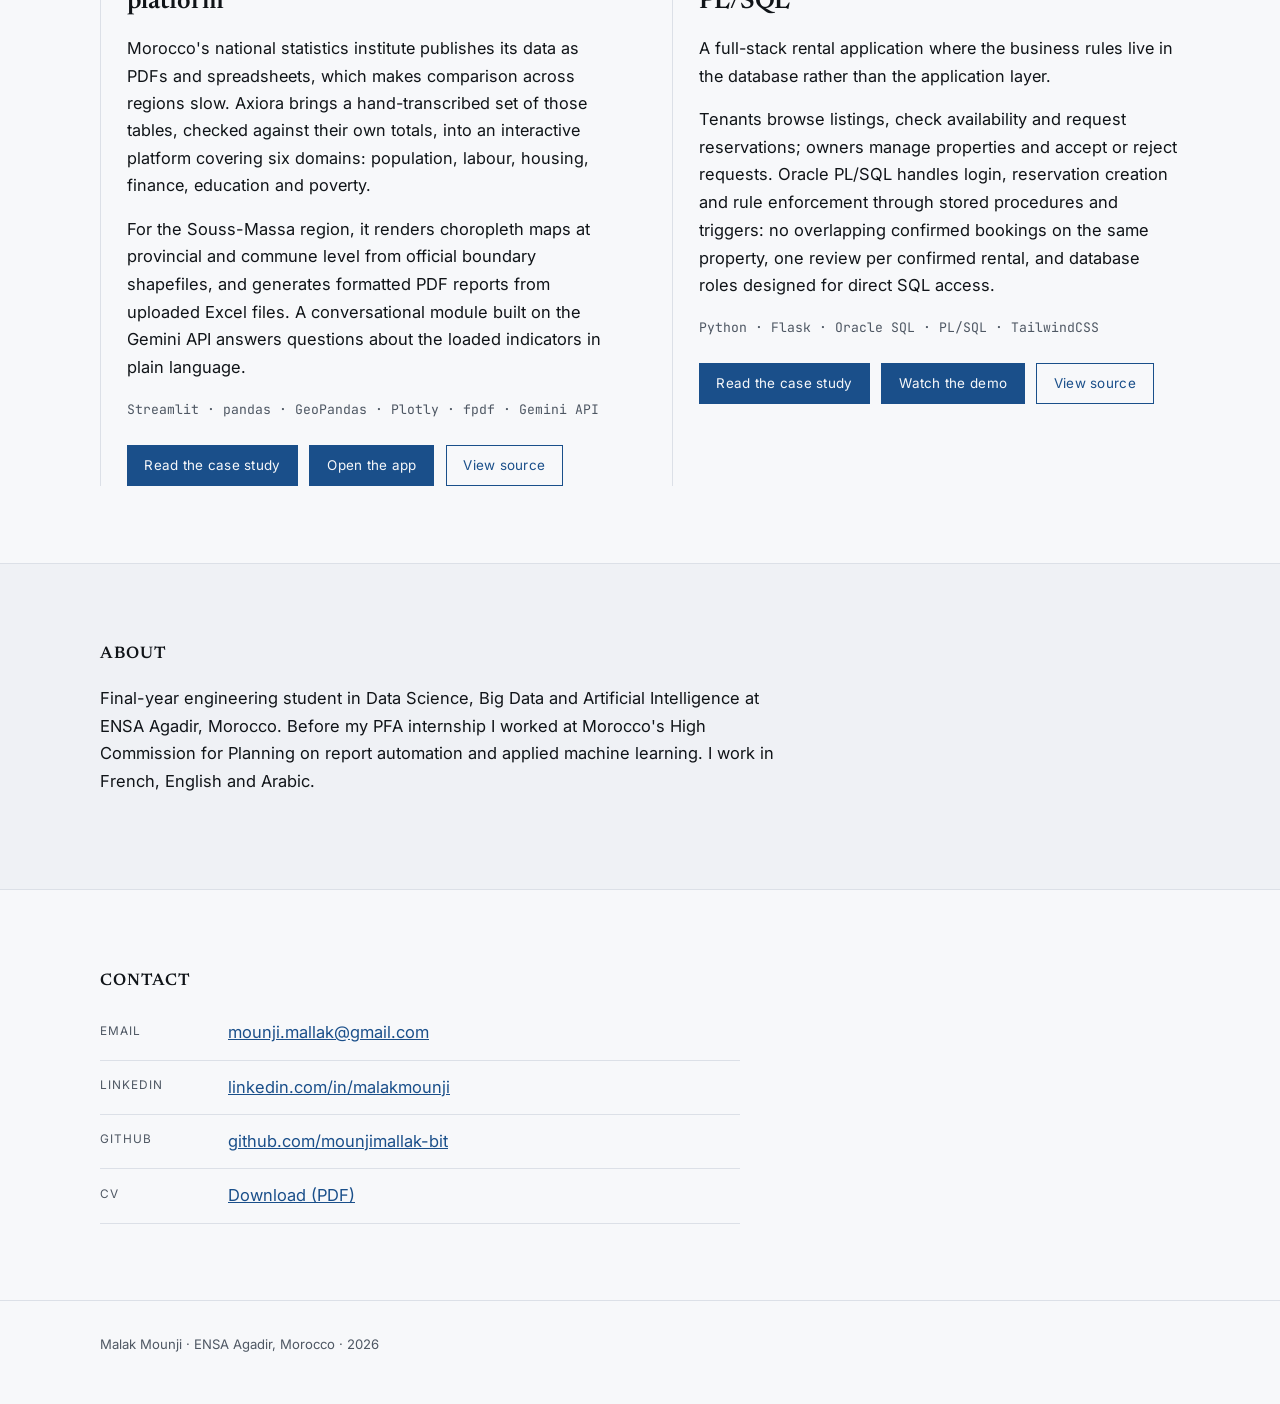
<file: index (3).html>
<!DOCTYPE html>
<html lang="en">
<head>
<meta charset="UTF-8" />
<meta name="viewport" content="width=device-width, initial-scale=1" />
<title>Malak Mounji · Data &amp; AI Engineering</title>
<meta name="description" content="Data &amp; AI engineering student at ENSA Agadir. Anomaly detection on photovoltaic time series, real-time streaming pipelines, and applied analytics." />
<meta property="og:title" content="Malak Mounji · Data &amp; AI Engineering" />
<meta property="og:description" content="Anomaly detection on photovoltaic time series, real-time streaming pipelines, and applied analytics." />
<meta property="og:type" content="website" />
<meta property="og:url" content="https://mounjimallak-bit.github.io/Portfolio/" />
<link rel="icon" href="data:image/svg+xml,&lt;svg xmlns=%22http://www.w3.org/2000/svg%22 viewBox=%220 0 32 32%22&gt;&lt;text y=%2226%22 font-size=%2228%22&gt;M&lt;/text&gt;&lt;/svg&gt;" />
<link rel="preconnect" href="https://fonts.googleapis.com" />
<link rel="preconnect" href="https://fonts.gstatic.com" crossorigin />
<link href="https://fonts.googleapis.com/css2?family=Newsreader:ital,opsz,wght@0,6..72,400;0,600;1,6..72,400&family=Inter:wght@400;500;600&family=JetBrains+Mono:wght@400;500&display=swap" rel="stylesheet" />
<link rel="stylesheet" href="styles.css" />
</head>
<body>

<a class="skip" href="#main">Skip to content</a>

<header class="masthead">
  <div class="wrap masthead-in">
    <nav class="nav" aria-label="Sections">
      <a href="#work">Work</a>
      <a href="#about">About</a>
      <a href="#contact">Contact</a>
      <a class="nav-cv" href="malak.pdf">CV (PDF)</a>
    </nav>
  </div>
</header>

<main id="main">
<section class="hero" id="top">
  <div class="wrap">
    <p class="eyebrow">Data &amp; AI Engineering · ENSA Agadir, Morocco</p>
    <h1>Malak Mounji</h1>
    <p class="lede">
      I work on anomaly detection in sensor time series: learning what normal
      operation looks like, and testing how far that can be trusted when faults
      are rare.
    </p>
  </div>
</section>
<!-- ============ WORK ============ -->
<section class="section" id="work">
  <div class="wrap">
   

    <!-- ---------- FEATURED ---------- -->
    <article class="project featured">
      <div class="proj-meta">
        <span class="tag tag-lead">Summer internship (PFA)</span>
        <span class="ctx">Albarray Consulting · Individual · Jul–Aug 2026</span>
      </div>

      <h3>Detecting faults from few labels: photovoltaic anomaly detection</h3>

      <p class="proj-lede">
        Photovoltaic plants degrade quietly. Shading and other partial faults
        cut output for days or weeks before anyone notices, and labelled fault data is
        almost never available. This project learns normal operation from healthy data,
        detects staged shading faults, and then asks how much a handful of fault episodes
        can actually establish.
      </p>

      <div class="proj-cols">
        <div>
          <h4>Approach</h4>
          <p>
            A semi-supervised ensemble: five dense and five LSTM autoencoders trained
            on healthy data only, their reconstruction errors ranked against a frozen
            reference and fused. Labels were used to select features, tune the models
            and set the alarm threshold (maximum F2 on validation), never to fit the
            networks. Evaluation follows a strictly chronological split.
          </p>

          <h4>What re-examination showed</h4>
          <p>
            After an external review, the result was tested further. A training-free
            nearest-neighbour distance performs comparably to the ten networks; the
            LSTM half adds nothing on test; the 3/3 episode result has a 95% interval
            of 0.29 to 1; and in the austral winter, absent from training, the
            detector raises 4 to 11 false alarms a week. A proof of concept for one
            fault signature, in one season, on one plant.
          </p>

          <h4>Deployment</h4>
          <p>
            The detector also runs as a streaming prototype. A replayer publishes
            five-minute measurements to Kafka, a Python consumer scores each point
            and writes to TimescaleDB, and a provisioned Grafana dashboard renders
            the result live, with the same scores as offline. The whole stack starts
            from a single <code>docker compose up</code>.
          </p>
        </div>

        <div>
          <h4>Results</h4>
          <table class="restable">
            <tbody>
              <tr><th>PR-AUC (test)</th><td>0.78</td></tr>
              <tr><th>Test episodes</th><td>3 / 3</td></tr>
              <tr><th>kNN baseline (test)</th><td>0.88</td></tr>
              <tr><th>Winter false alarms</th><td>4–11 / week</td></tr>
            </tbody>
          </table>
          <p class="fineprint">
            Test partition opened once, after every design choice was fixed; base rate
            0.026. The 3 test episodes repeat one staged experiment, so the uncertainty
            is large (test PR-AUC 0.48 to 0.94). Dataset: public Zenodo record of a 4&nbsp;kW PV installation in La Réunion, with labelled shading faults, provided by the project supervisor.
          </p>

          <h4>Stack</h4>
          <p class="stack">
            Python · TensorFlow/Keras · scikit-learn · Kafka · TimescaleDB ·
            Grafana · Docker
          </p>
        </div>
      </div>

           <div class="proj-links">
        <a class="btn btn-solid" href="post/pfa/">Read the case study</a>
        <a class="btn" href="https://github.com/mounjimallak-bit/pfa-photovoltaique" target="_blank" rel="noopener">View source</a>
      </div>
    </article>

    <!-- ---------- OTHERS ---------- -->
    <div class="proj-grid">

      <article class="project">
        <div class="proj-meta">
          <span class="tag">Personal project</span>
          <span class="ctx">Individual · 2025 · extends my HCP internship work</span>
        </div>

        <h3>Axiora Data: socio-economic analytics platform</h3>

        <p class="proj-lede">
          Morocco's national statistics institute publishes its data as
          PDFs and spreadsheets, which makes comparison across regions slow. Axiora
          brings a hand-transcribed set of those tables, checked against their own
          totals, into an interactive platform covering six domains: population,
          labour, housing, finance, education and poverty.
        </p>

        <p>
          For the Souss-Massa region, it renders choropleth maps at provincial and
          commune level from official
          boundary shapefiles, and generates formatted PDF reports from uploaded Excel files. A
          conversational module built on the Gemini API answers questions about the
          loaded indicators in plain language.
        </p>

        <p class="stack">
          Streamlit · pandas · GeoPandas · Plotly · fpdf · Gemini API
        </p>

        <div class="proj-links">
          <a class="btn btn-solid" href="post/axiora/">Read the case study</a>
          <a class="btn btn-solid" href="https://axiora-data.streamlit.app/" target="_blank" rel="noopener">Open the app</a>
          <a class="btn" href="https://github.com/mounjimallak-bit/Axiora-data-app" target="_blank" rel="noopener">View source</a>
        </div>
      </article>

      <article class="project">
        <div class="proj-meta">
          <span class="tag">Coursework</span>
          <span class="ctx">Individual · 2024</span>
        </div>

        <h3>Real estate rental platform: Flask &amp; Oracle PL/SQL</h3>

        <p class="proj-lede">
          A full-stack rental application where the business rules live in the
          database rather than the application layer.
        </p>

        <p>
          Tenants browse listings, check availability and request reservations;
          owners manage properties and accept or reject requests. Oracle PL/SQL
          handles login, reservation creation and rule enforcement through stored
          procedures and triggers: no overlapping confirmed bookings on the same
          property, one review per confirmed rental, and database roles designed
          for direct SQL access.
        </p>

        <p class="stack">Python · Flask · Oracle SQL · PL/SQL · TailwindCSS</p>

        <div class="proj-links">
          <a class="btn btn-solid" href="post/project3/">Read the case study</a>
          <a class="btn btn-solid" href="https://youtu.be/xxOOS9JRwuo" target="_blank" rel="noopener">Watch the demo</a>
          <a class="btn" href="https://github.com/mounjimallak-bit/Estate-rental-web-application-Flask-Oracle" target="_blank" rel="noopener">View source</a>
        </div>
      </article>

    </div>
  </div>
</section>

<!-- ============ ABOUT ============ -->
<section class="section alt" id="about">
  <div class="wrap about-grid">
    <div>
      <h2 class="section-title">About</h2>
      <p>
        Final-year engineering student in Data Science, Big Data and Artificial
        Intelligence at ENSA Agadir, Morocco. Before my PFA internship I worked at
        Morocco's High Commission for Planning on report automation and applied
        machine learning. I work in French, English and Arabic.
      </p>
    </div>

    
  </div>
</section>

<!-- ============ CONTACT ============ -->
<section class="section" id="contact">
  <div class="wrap">
    <h2 class="section-title">Contact</h2>
    <ul class="contact-list">
      <li><span>Email</span><a href="mailto:mounji.mallak@gmail.com">mounji.mallak@gmail.com</a></li>
      <li><span>LinkedIn</span><a href="https://www.linkedin.com/in/malakmounji/" target="_blank" rel="noopener">linkedin.com/in/malakmounji</a></li>
      <li><span>GitHub</span><a href="https://github.com/mounjimallak-bit" target="_blank" rel="noopener">github.com/mounjimallak-bit</a></li>
      <li><span>CV</span><a href="malak.pdf">Download (PDF)</a></li>
    </ul>
  </div>
</section>

</main>

<footer class="foot">
  <div class="wrap">
    <p>Malak Mounji · ENSA Agadir, Morocco · 2026</p>
  </div>
</footer>

</body>
</html>
</file>
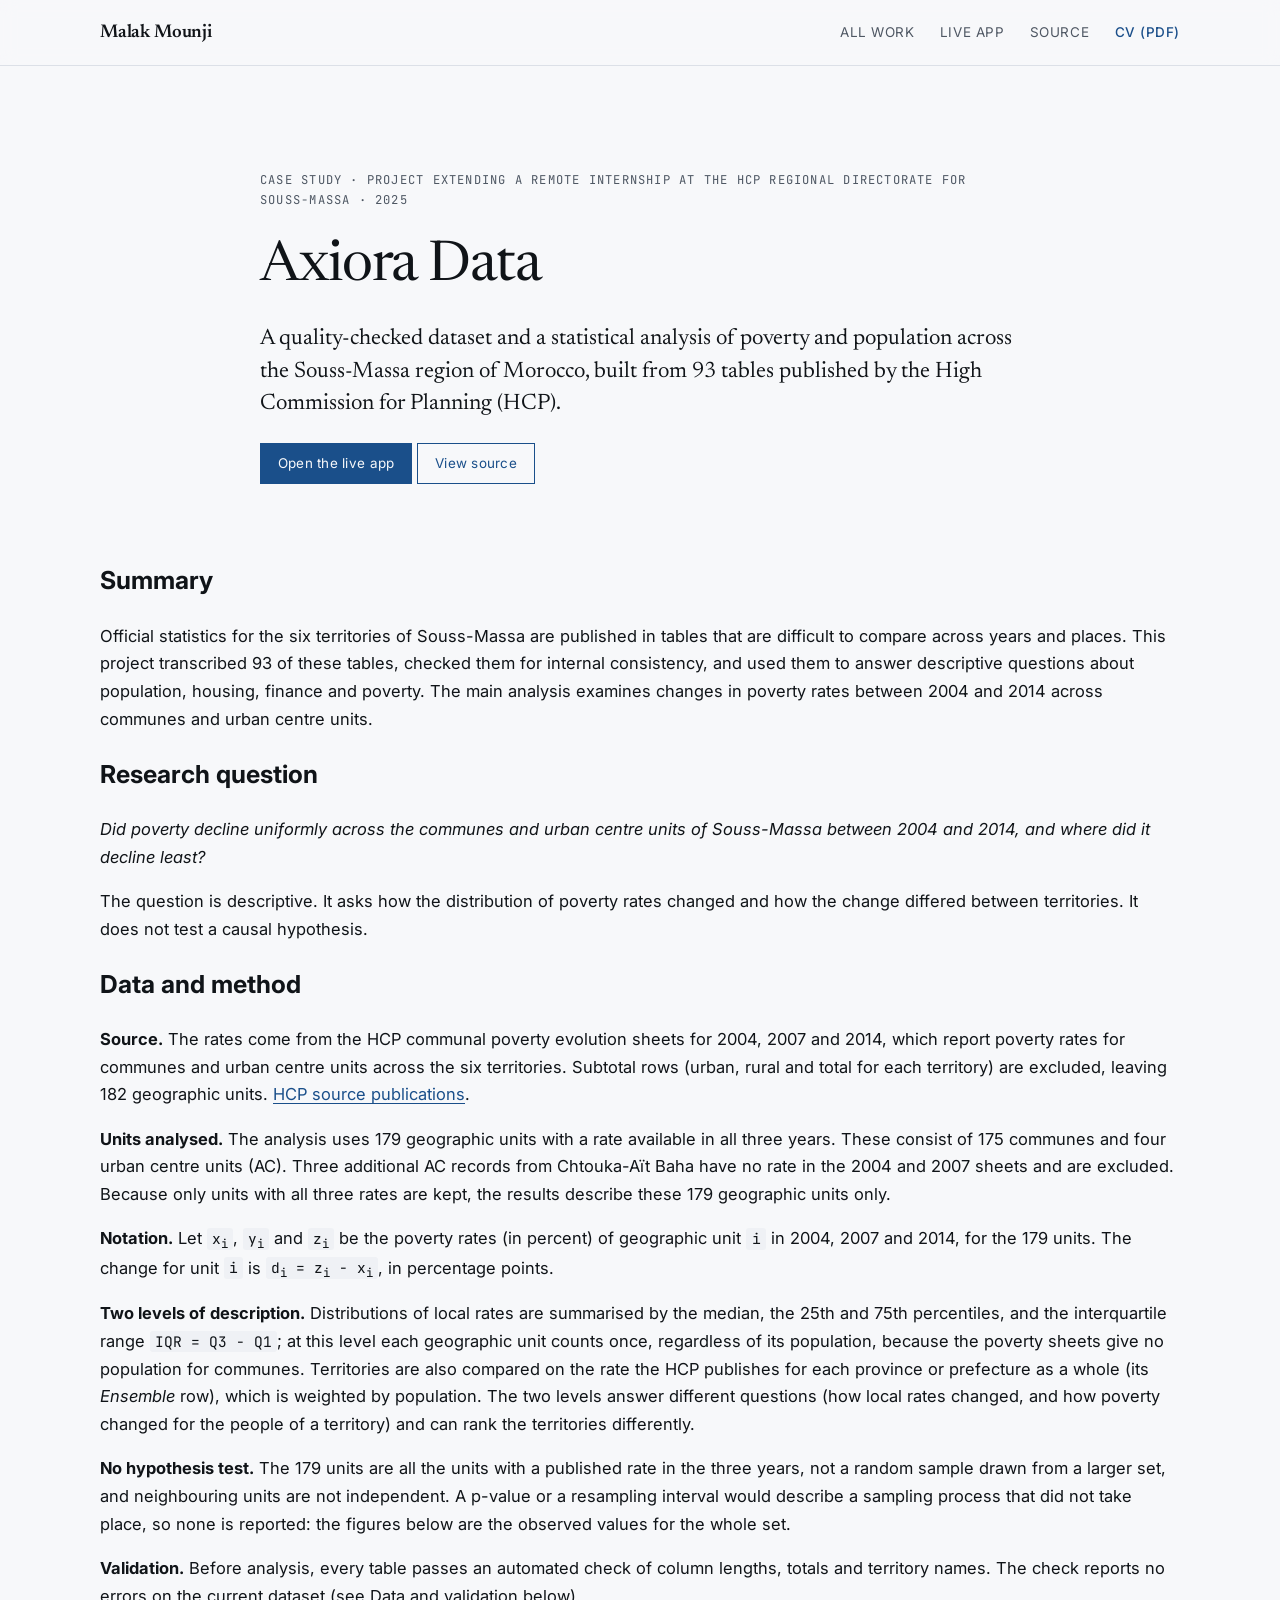
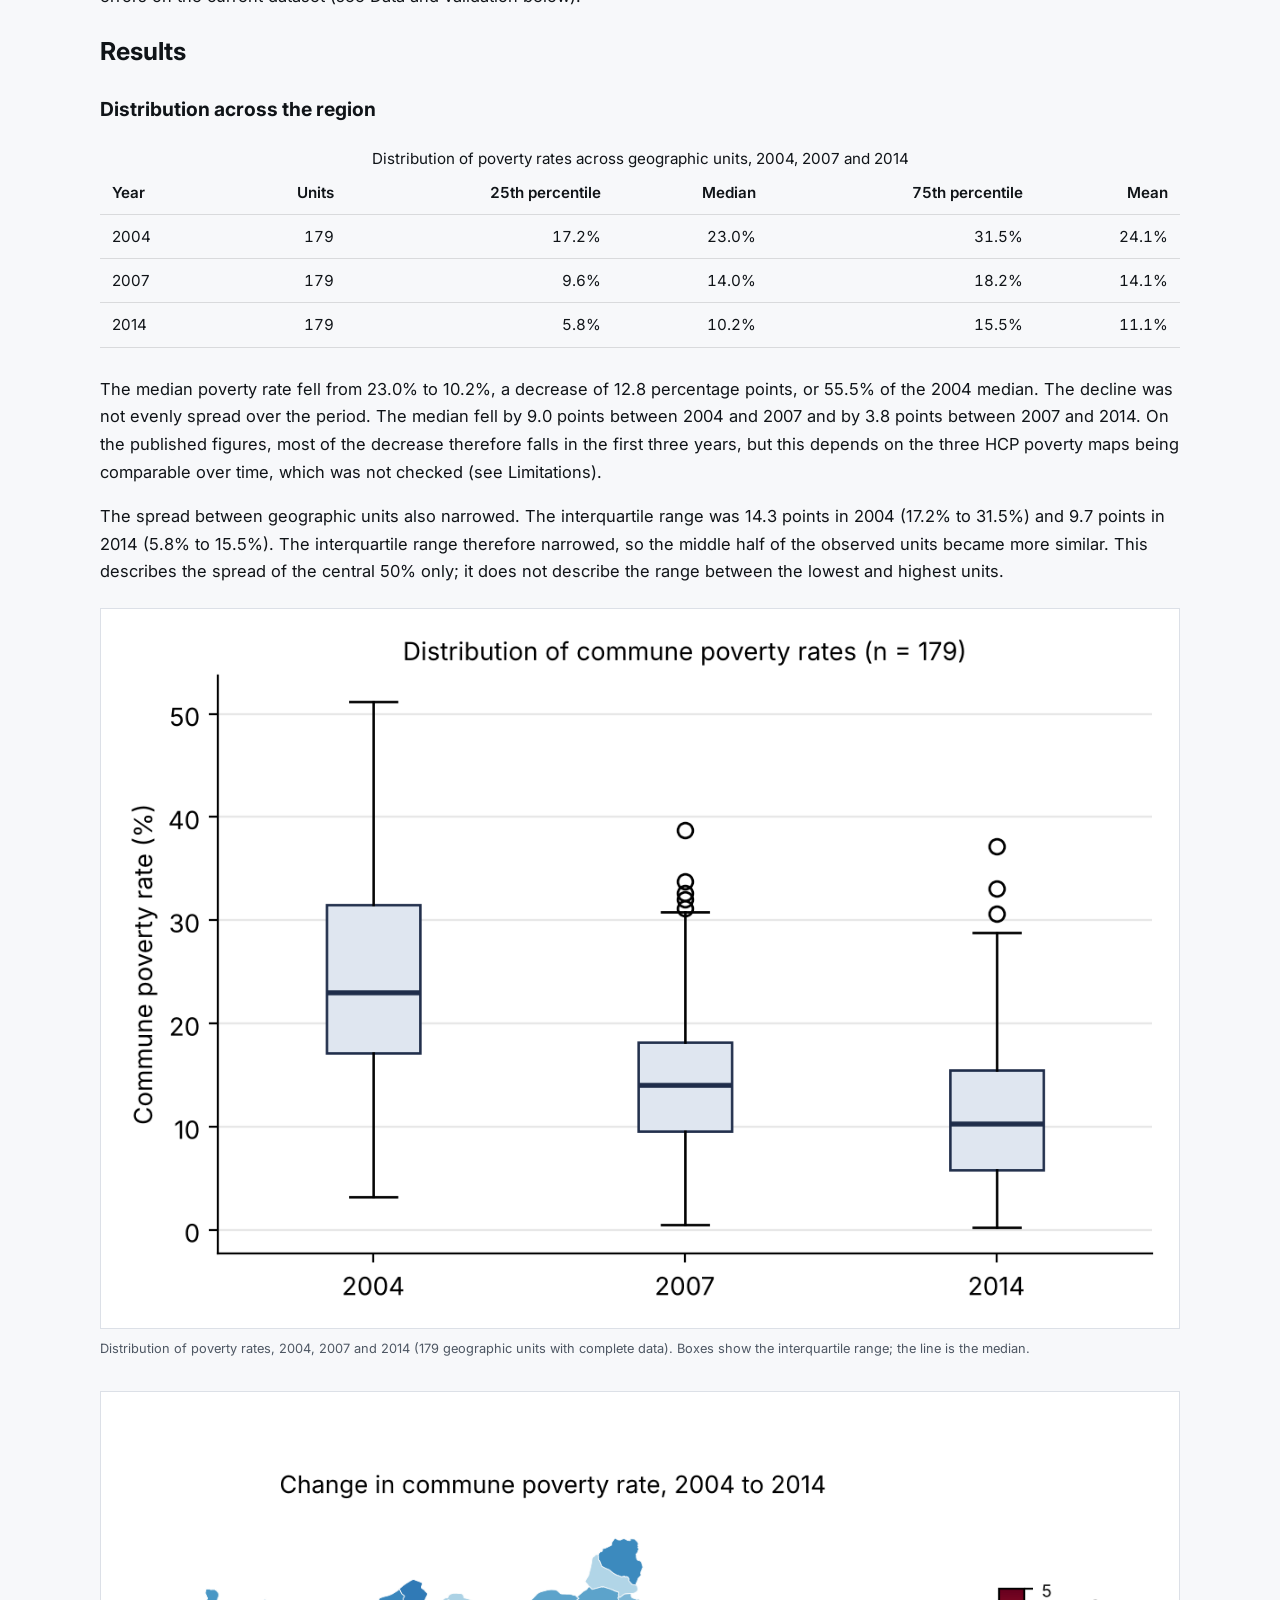
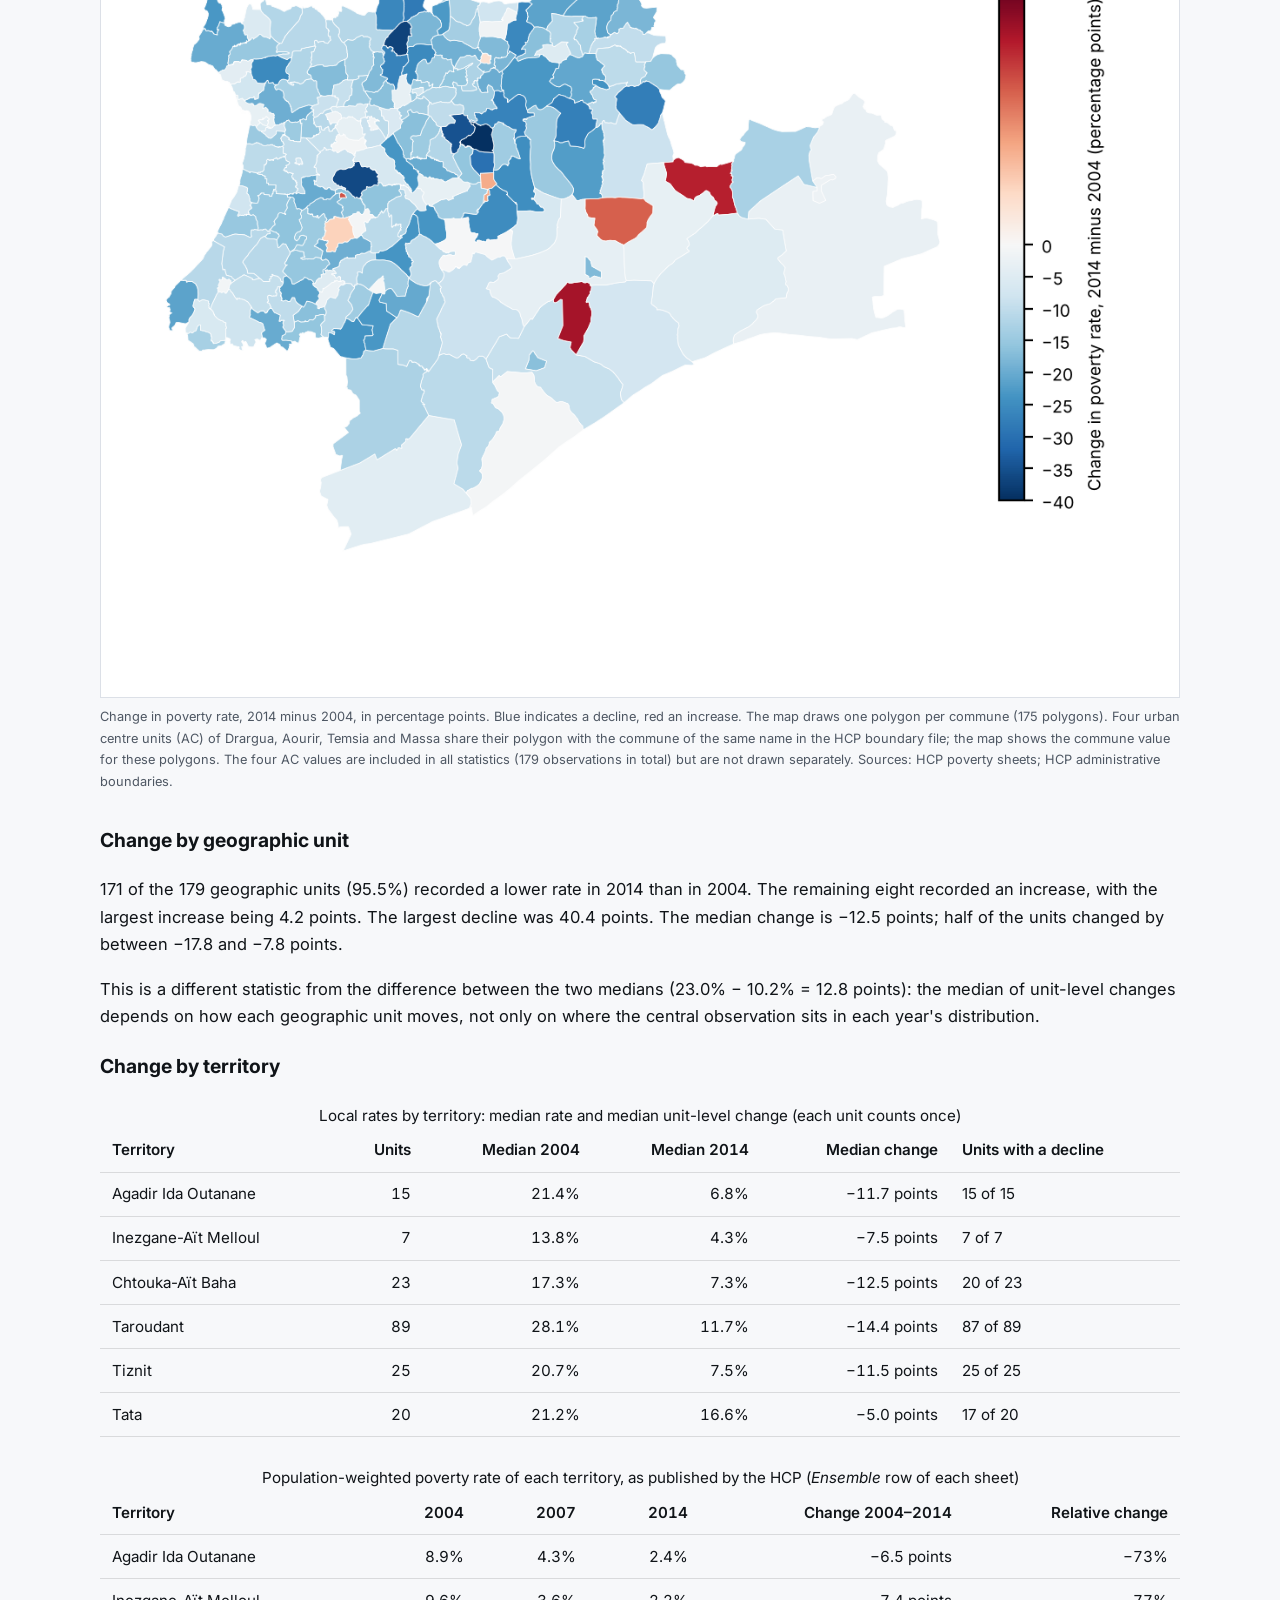
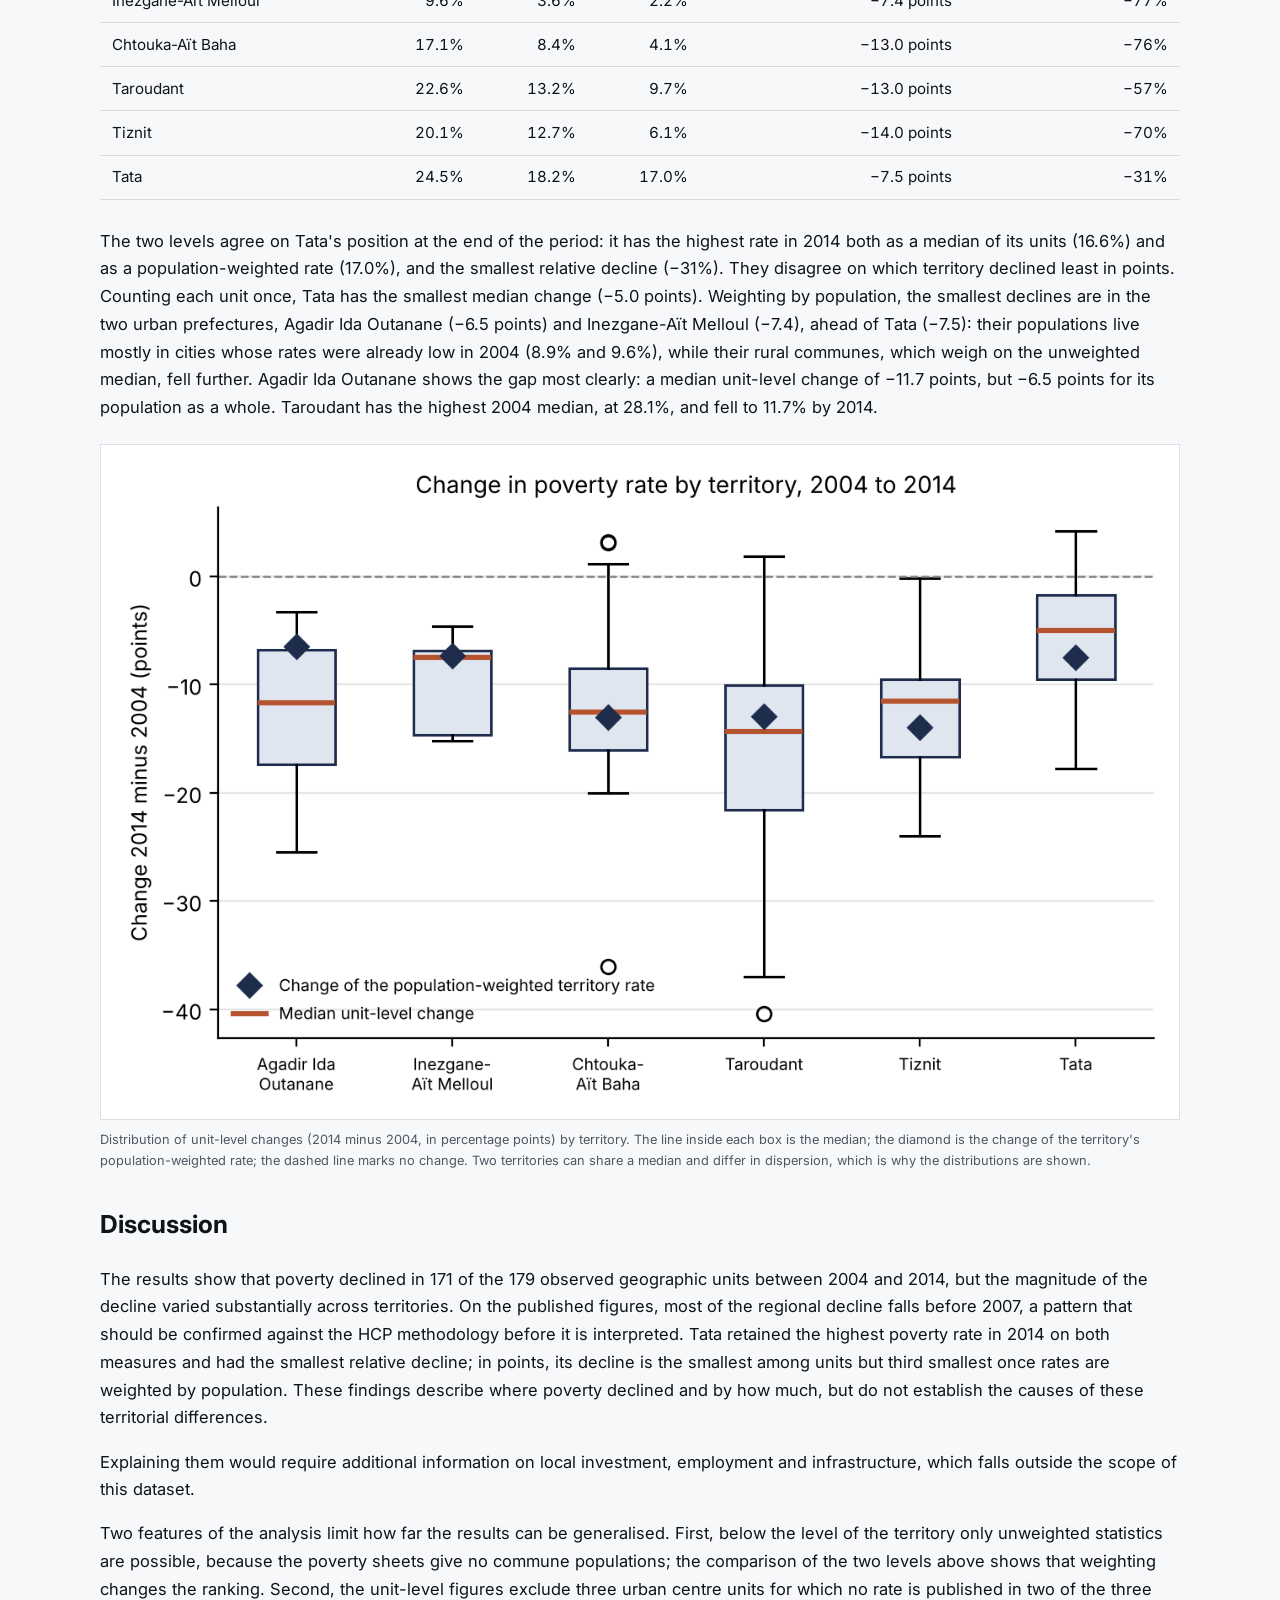
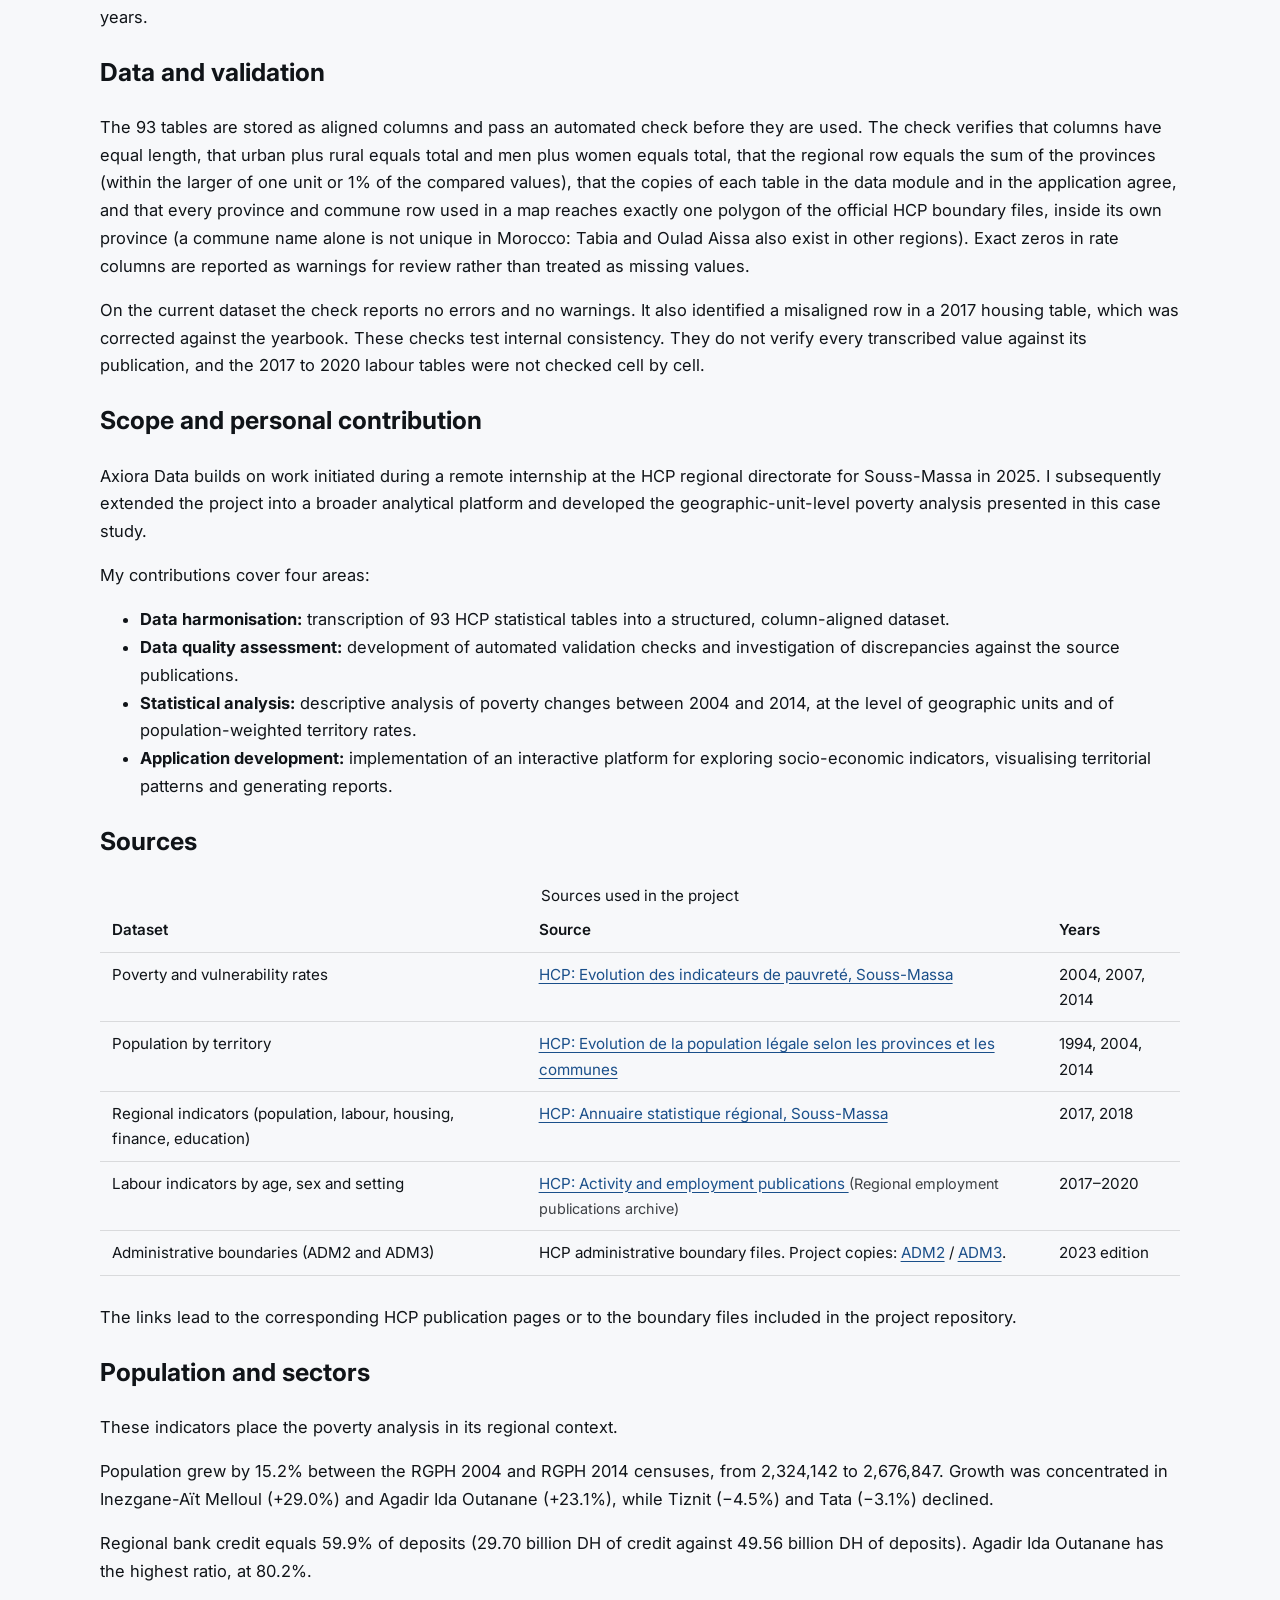
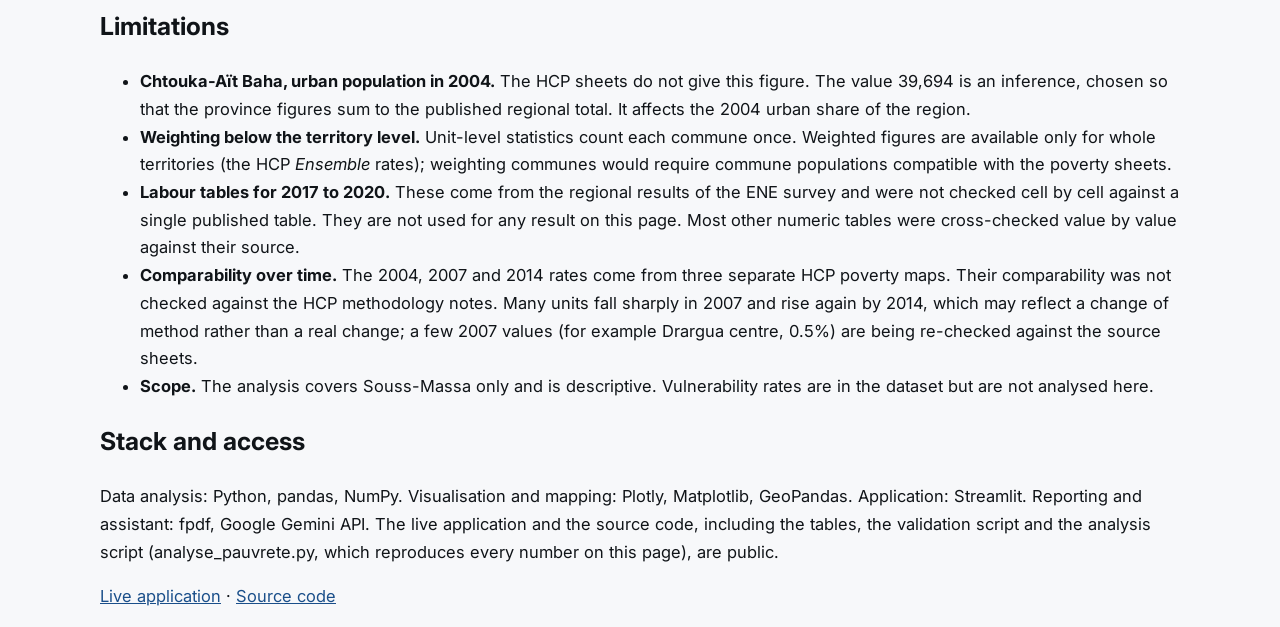
<file: post/axiora/index (2).html>
<!DOCTYPE html>
<html lang="en">
<head>
<meta charset="UTF-8" />
<meta name="viewport" content="width=device-width, initial-scale=1" />

<title>Axiora Data · Case study · Malak Mounji</title>

<meta name="description" content="Axiora Data: a quality-checked dataset of 93 HCP tables for the Souss-Massa region, and a statistical analysis of poverty change between 2004 and 2014." />

<link rel="preconnect" href="https://fonts.googleapis.com" />
<link rel="preconnect" href="https://fonts.gstatic.com" crossorigin />
<link href="https://fonts.googleapis.com/css2?family=Newsreader:ital,opsz,wght@0,6..72,400;0,6..72,600;1,6..72,400&family=Inter:wght@400;500;600&family=JetBrains+Mono:wght@400;500&display=swap" rel="stylesheet" />

<link rel="stylesheet" href="../../styles.css" />
<link rel="stylesheet" href="case.css" />

<style>
  .results-table {
    width: 100%;
    border-collapse: collapse;
    margin: 1.25rem 0 1.75rem;
    font-size: 0.95rem;
  }

  .results-table th,
  .results-table td {
    text-align: left;
    padding: 0.55rem 0.75rem;
    border-bottom: 1px solid rgba(0,0,0,0.12);
    vertical-align: top;
  }

  .results-table th {
    font-weight: 600;
  }

  .results-table td.num,
  .results-table th.num {
    white-space: nowrap;
    text-align: right;
    font-variant-numeric: tabular-nums;
  }

  .results-table a,
  .source-link {
    text-decoration: underline;
    text-underline-offset: 3px;
  }

  .source-note {
    font-size: 0.9rem;
    opacity: 0.8;
  }

  @media (max-width: 700px) {
    .results-table {
      font-size: 0.82rem;
      display: block;
      overflow-x: auto;
    }

    .results-table th,
    .results-table td {
      padding: 0.45rem 0.4rem;
    }
  }
</style>
</head>

<body>

<a class="skip" href="#main">Skip to content</a>

<header class="masthead">
  <div class="wrap masthead-in">
    <a class="wordmark" href="../../index.html">Malak&nbsp;Mounji</a>

    <nav class="nav" aria-label="Sections">
      <a href="../../index.html#work">All work</a>
      <a href="https://axiora-data.streamlit.app/" target="_blank" rel="noopener">Live app</a>
      <a href="https://github.com/mounjimallak-bit/Axiora-data-app" target="_blank" rel="noopener">Source</a>
      <a class="nav-cv" href="../../malak.pdf">CV (PDF)</a>
    </nav>
  </div>
</header>

<main id="main">

<section class="hero case-hero">
  <div class="wrap">

    <p class="eyebrow">
      Case study · Project extending a remote internship at the HCP regional directorate for Souss-Massa · 2025
    </p>

    <h1>Axiora Data</h1>

    <p class="standfirst">
      A quality-checked dataset and a statistical analysis of poverty
      and population across the Souss-Massa region of Morocco, built
      from 93 tables published by the High Commission for Planning (HCP).
    </p>

    <div class="case-actions">
      <a class="btn btn-solid"
         href="https://axiora-data.streamlit.app/"
         target="_blank"
         rel="noopener">
        Open the live app
      </a>

      <a class="btn"
         href="https://github.com/mounjimallak-bit/Axiora-data-app"
         target="_blank"
         rel="noopener">
        View source
      </a>
    </div>

  </div>
</section>


<article class="wrap case-body" id="main-content">


<!-- SUMMARY -->

<section id="summary">
  <h2>Summary</h2>

  <p>
    Official statistics for the six territories of Souss-Massa are
    published in tables that are difficult to compare across years
    and places. This project transcribed 93 of these tables, checked
    them for internal consistency, and used them to answer descriptive
    questions about population, housing, finance and poverty.
    The main analysis examines changes in poverty rates between
    2004 and 2014 across communes and urban centre units.
  </p>
</section>


<!-- RESEARCH QUESTION -->

<section id="question">
  <h2>Research question</h2>

  <p>
    <em>
      Did poverty decline uniformly across the communes and urban
      centre units of Souss-Massa between 2004 and 2014, and where
      did it decline least?
    </em>
  </p>

  <p>
    The question is descriptive. It asks how the distribution of
    poverty rates changed and how the change differed between
    territories. It does not test a causal hypothesis.
  </p>
</section>


<!-- DATA AND METHOD -->

<section id="method">
  <h2>Data and method</h2>

  <p>
    <strong>Source.</strong>
    The rates come from the HCP communal poverty evolution sheets
    for 2004, 2007 and 2014, which report poverty rates for communes
    and urban centre units across the six territories.
    Subtotal rows (urban, rural and total for each territory) are
    excluded, leaving 182 geographic units.
    <a class="source-link"
       href="https://www.hcp.ma/region-agadir/Evolution-des-indicateurs-de-pauvrete-2004-2007-et-2014_a73.html"
       target="_blank"
       rel="noopener">HCP source publications</a>.
  </p>

  <p>
    <strong>Units analysed.</strong>
    The analysis uses 179 geographic units with a rate available
    in all three years. These consist of 175 communes and four
    urban centre units (AC). Three additional AC records from
    Chtouka-Aït Baha have no rate in the 2004 and 2007 sheets and
    are excluded. Because only units with all three rates are kept,
    the results describe these 179 geographic units only.
  </p>

  <p>
    <strong>Notation.</strong>
    Let <code>x<sub>i</sub></code>,
    <code>y<sub>i</sub></code> and
    <code>z<sub>i</sub></code> be the poverty rates (in percent)
    of geographic unit <code>i</code> in 2004, 2007 and 2014,
    for the 179 units.
    The change for unit <code>i</code> is
    <code>d<sub>i</sub> = z<sub>i</sub> - x<sub>i</sub></code>,
    in percentage points.
  </p>

  <p>
    <strong>Two levels of description.</strong>
    Distributions of local rates are summarised by the median, the 25th and 75th
    percentiles, and the interquartile range
    <code>IQR = Q3 - Q1</code>; at this level each geographic unit counts once,
    regardless of its population, because the poverty sheets give no population
    for communes. Territories are also compared on the rate the HCP publishes for
    each province or prefecture as a whole (its <em>Ensemble</em> row), which is
    weighted by population. The two levels answer different questions (how local
    rates changed, and how poverty changed for the people of a territory) and can
    rank the territories differently.
  </p>

  <p>
    <strong>No hypothesis test.</strong>
    The 179 units are all the units with a published rate in the three years,
    not a random sample drawn from a larger set, and neighbouring units are not
    independent. A p-value or a resampling interval would describe a sampling
    process that did not take place, so none is reported: the figures below are
    the observed values for the whole set.
  </p>

  <p>
    <strong>Validation.</strong>
    Before analysis, every table passes an automated check of
    column lengths, totals and territory names.
    The check reports no errors on the current dataset
    (see Data and validation below).
  </p>
</section>


<!-- RESULTS -->

<section id="results">

  <h2>Results</h2>

  <h3>Distribution across the region</h3>

  <table class="results-table">
    <caption>
      Distribution of poverty rates across geographic units,
      2004, 2007 and 2014
    </caption>

    <thead>
      <tr>
        <th scope="col">Year</th>
        <th scope="col" class="num">Units</th>
        <th scope="col" class="num">25th percentile</th>
        <th scope="col" class="num">Median</th>
        <th scope="col" class="num">75th percentile</th>
        <th scope="col" class="num">Mean</th>
      </tr>
    </thead>

    <tbody>
      <tr>
        <td>2004</td>
        <td class="num">179</td>
        <td class="num">17.2%</td>
        <td class="num">23.0%</td>
        <td class="num">31.5%</td>
        <td class="num">24.1%</td>
      </tr>

      <tr>
        <td>2007</td>
        <td class="num">179</td>
        <td class="num">9.6%</td>
        <td class="num">14.0%</td>
        <td class="num">18.2%</td>
        <td class="num">14.1%</td>
      </tr>

      <tr>
        <td>2014</td>
        <td class="num">179</td>
        <td class="num">5.8%</td>
        <td class="num">10.2%</td>
        <td class="num">15.5%</td>
        <td class="num">11.1%</td>
      </tr>
    </tbody>
  </table>

  <p>
    The median poverty rate fell from 23.0% to 10.2%, a decrease
    of 12.8 percentage points, or 55.5% of the 2004 median.
    The decline was not evenly spread over the period.
    The median fell by 9.0 points between 2004 and 2007 and by
    3.8 points between 2007 and 2014. On the published figures,
    most of the decrease therefore falls in the first three years,
    but this depends on the three HCP poverty maps being comparable
    over time, which was not checked (see Limitations).
  </p>

  <p>
    The spread between geographic units also narrowed.
    The interquartile range was 14.3 points in 2004
    (17.2% to 31.5%) and 9.7 points in 2014
    (5.8% to 15.5%). The interquartile range therefore narrowed,
    so the middle half of the observed units became more similar.
    This describes the spread of the central 50% only; it does
    not describe the range between the lowest and highest units.
  </p>

  <figure class="shot shot--wide">
    <img
      src="images/pauvrete_boxplot.png"
      alt="Boxplots of poverty rates in 2004, 2007 and 2014"
      loading="lazy"
    />
    <figcaption>
      Distribution of poverty rates, 2004, 2007 and 2014
      (179 geographic units with complete data).
      Boxes show the interquartile range; the line is the median.
    </figcaption>
  </figure>

  <figure class="shot shot--wide">
    <img
      src="images/pauvrete_carte_changements.png"
      alt="Map of the change in poverty rate between 2004 and 2014"
      loading="lazy"
    />
    <figcaption>
      Change in poverty rate, 2014 minus 2004, in percentage points.
      Blue indicates a decline, red an increase. The map draws one
      polygon per commune (175 polygons).
      Four urban centre units (AC) of Drargua, Aourir, Temsia and
      Massa share their polygon with the commune of the same name
      in the HCP boundary file; the map shows the commune value
      for these polygons. The four AC values are included in all
      statistics (179 observations in total) but are not drawn
      separately. Sources: HCP poverty sheets; HCP administrative
      boundaries.
    </figcaption>
  </figure>


  <h3>Change by geographic unit</h3>

  <p>
    171 of the 179 geographic units (95.5%) recorded a lower
    rate in 2014 than in 2004. The remaining eight recorded
    an increase, with the largest increase being 4.2 points.
    The largest decline was 40.4 points.
    The median change is −12.5 points; half of the units
    changed by between −17.8 and −7.8 points.
  </p>

  <p>
    This is a different statistic from the difference between
    the two medians (23.0% − 10.2% = 12.8 points):
    the median of unit-level changes depends on how each
    geographic unit moves, not only on where the central
    observation sits in each year's distribution.
  </p>




  <h3>Change by territory</h3>

  <table class="results-table">
    <caption>
      Local rates by territory: median rate and median unit-level change (each unit counts once)
    </caption>

    <thead>
      <tr>
        <th scope="col">Territory</th>
        <th scope="col" class="num">Units</th>
        <th scope="col" class="num">Median 2004</th>
        <th scope="col" class="num">Median 2014</th>
        <th scope="col" class="num">Median change</th>
        <th scope="col">Units with a decline</th>
      </tr>
    </thead>

    <tbody>
      <tr>
        <td>Agadir Ida Outanane</td>
        <td class="num">15</td>
        <td class="num">21.4%</td>
        <td class="num">6.8%</td>
        <td class="num">−11.7 points</td>
        <td>15 of 15</td>
      </tr>

      <tr>
        <td>Inezgane-Aït Melloul</td>
        <td class="num">7</td>
        <td class="num">13.8%</td>
        <td class="num">4.3%</td>
        <td class="num">−7.5 points</td>
        <td>7 of 7</td>
      </tr>

      <tr>
        <td>Chtouka-Aït Baha</td>
        <td class="num">23</td>
        <td class="num">17.3%</td>
        <td class="num">7.3%</td>
        <td class="num">−12.5 points</td>
        <td>20 of 23</td>
      </tr>

      <tr>
        <td>Taroudant</td>
        <td class="num">89</td>
        <td class="num">28.1%</td>
        <td class="num">11.7%</td>
        <td class="num">−14.4 points</td>
        <td>87 of 89</td>
      </tr>

      <tr>
        <td>Tiznit</td>
        <td class="num">25</td>
        <td class="num">20.7%</td>
        <td class="num">7.5%</td>
        <td class="num">−11.5 points</td>
        <td>25 of 25</td>
      </tr>

      <tr>
        <td>Tata</td>
        <td class="num">20</td>
        <td class="num">21.2%</td>
        <td class="num">16.6%</td>
        <td class="num">−5.0 points</td>
        <td>17 of 20</td>
      </tr>
    </tbody>
  </table>

  <table class="results-table">
    <caption>
      Population-weighted poverty rate of each territory, as published by the HCP
      (<em>Ensemble</em> row of each sheet)
    </caption>

    <thead>
      <tr>
        <th scope="col">Territory</th>
        <th scope="col" class="num">2004</th>
        <th scope="col" class="num">2007</th>
        <th scope="col" class="num">2014</th>
        <th scope="col" class="num">Change 2004–2014</th>
        <th scope="col" class="num">Relative change</th>
      </tr>
    </thead>

    <tbody>
      <tr><td>Agadir Ida Outanane</td><td class="num">8.9%</td><td class="num">4.3%</td><td class="num">2.4%</td><td class="num">−6.5 points</td><td class="num">−73%</td></tr>
      <tr><td>Inezgane-Aït Melloul</td><td class="num">9.6%</td><td class="num">3.6%</td><td class="num">2.2%</td><td class="num">−7.4 points</td><td class="num">−77%</td></tr>
      <tr><td>Chtouka-Aït Baha</td><td class="num">17.1%</td><td class="num">8.4%</td><td class="num">4.1%</td><td class="num">−13.0 points</td><td class="num">−76%</td></tr>
      <tr><td>Taroudant</td><td class="num">22.6%</td><td class="num">13.2%</td><td class="num">9.7%</td><td class="num">−13.0 points</td><td class="num">−57%</td></tr>
      <tr><td>Tiznit</td><td class="num">20.1%</td><td class="num">12.7%</td><td class="num">6.1%</td><td class="num">−14.0 points</td><td class="num">−70%</td></tr>
      <tr><td>Tata</td><td class="num">24.5%</td><td class="num">18.2%</td><td class="num">17.0%</td><td class="num">−7.5 points</td><td class="num">−31%</td></tr>
    </tbody>
  </table>

  <p>
    The two levels agree on Tata's position at the end of the period: it has
    the highest rate in 2014 both as a median of its units (16.6%) and as a
    population-weighted rate (17.0%), and the smallest relative decline (−31%).
    They disagree on which territory declined least in points. Counting each
    unit once, Tata has the smallest median change (−5.0 points). Weighting by
    population, the smallest declines are in the two urban prefectures,
    Agadir Ida Outanane (−6.5 points) and Inezgane-Aït Melloul (−7.4), ahead of
    Tata (−7.5): their populations live mostly in cities whose rates were
    already low in 2004 (8.9% and 9.6%), while their rural communes, which weigh
    on the unweighted median, fell further. Agadir Ida Outanane shows the gap
    most clearly: a median unit-level change of −11.7 points, but −6.5 points
    for its population as a whole. Taroudant has the highest 2004 median, at 28.1%,
    and fell to 11.7% by 2014.
  </p>

  <figure class="shot shot--wide">
    <img
      src="images/pauvrete_boxplot_territoires.png"
      alt="Boxplots of unit-level changes in poverty rate by territory"
      loading="lazy"
    />
    <figcaption>
      Distribution of unit-level changes (2014 minus 2004,
      in percentage points) by territory. The line inside each
      box is the median; the diamond is the change of the territory's
      population-weighted rate; the dashed line marks no change.
      Two territories can share a median and differ in dispersion,
      which is why the distributions are shown.
    </figcaption>
  </figure>

</section>


<!-- DISCUSSION -->

<section id="discussion">
  <h2>Discussion</h2>

  <p>
    The results show that poverty declined in 171 of the 179
    observed geographic units between 2004 and 2014, but the
    magnitude of the decline varied substantially across
    territories. On the published figures, most of the regional
    decline falls before 2007, a pattern that should be confirmed
    against the HCP methodology before it is interpreted. Tata retained the highest poverty
    rate in 2014 on both measures and had the smallest relative decline; in points,
    its decline is the smallest among units but third smallest once rates are
    weighted by population. These findings describe where poverty declined
    and by how much, but do not establish the causes of these
    territorial differences.
  </p>

  <p>
    Explaining them would require additional information on
    local investment, employment and infrastructure, which
    falls outside the scope of this dataset.
  </p>

  <p>
    Two features of the analysis limit how far the results
    can be generalised. First, below the level of the territory
    only unweighted statistics are possible, because the poverty
    sheets give no commune populations; the comparison of the two
    levels above shows that weighting changes the ranking. Second,
    the unit-level figures exclude three urban centre units for
    which no rate is published in two of the three years.
  </p>
</section>


<!-- DATA VALIDATION -->

<section id="validation">
  <h2>Data and validation</h2>

  <p>
    The 93 tables are stored as aligned columns and pass an
    automated check before they are used. The check verifies
    that columns have equal length, that urban plus rural
    equals total and men plus women equals total, that the
    regional row equals the sum of the provinces (within the
    larger of one unit or 1% of the compared values), that
    the copies of each table in the data module and in the
    application agree, and that every province and commune
    row used in a map reaches exactly one polygon of the official
    HCP boundary files, inside its own province (a commune name
    alone is not unique in Morocco: Tabia and Oulad Aissa also
    exist in other regions). Exact zeros in rate columns are
    reported as warnings for review rather than treated
    as missing values.
  </p>

  <p>
    On the current dataset the check reports no errors
    and no warnings. It also identified a misaligned row
    in a 2017 housing table, which was corrected against
    the yearbook. These checks test internal consistency.
    They do not verify every transcribed value against its
    publication, and the 2017 to 2020 labour tables were
    not checked cell by cell.
  </p>
</section>


<!-- CONTRIBUTION -->

<section id="contributions">
  <h2>Scope and personal contribution</h2>

  <p>
    Axiora Data builds on work initiated during a remote
    internship at the HCP regional directorate for Souss-Massa
    in 2025. I subsequently extended the project into a broader
    analytical platform and developed the geographic-unit-level
    poverty analysis presented in this case study.
  </p>

  <p>My contributions cover four areas:</p>

  <ul>
    <li>
      <strong>Data harmonisation:</strong>
      transcription of 93 HCP statistical tables into a
      structured, column-aligned dataset.
    </li>

    <li>
      <strong>Data quality assessment:</strong>
      development of automated validation checks and
      investigation of discrepancies against the source
      publications.
    </li>

    <li>
      <strong>Statistical analysis:</strong>
      descriptive analysis of poverty changes between
      2004 and 2014, at the level of geographic units and of
      population-weighted territory rates.
    </li>

    <li>
      <strong>Application development:</strong>
      implementation of an interactive platform for
      exploring socio-economic indicators, visualising
      territorial patterns and generating reports.
    </li>
  </ul>
</section>


<!-- SOURCES -->

<section id="references">
  <h2>Sources</h2>

  <table class="results-table">
    <caption>Sources used in the project</caption>

    <thead>
      <tr>
        <th scope="col">Dataset</th>
        <th scope="col">Source</th>
        <th scope="col">Years</th>
      </tr>
    </thead>

    <tbody>

      <tr>
        <td>Poverty and vulnerability rates</td>
        <td>
          <a href="https://www.hcp.ma/region-agadir/Evolution-des-indicateurs-de-pauvrete-2004-2007-et-2014_a73.html"
             target="_blank"
             rel="noopener">
            HCP: Evolution des indicateurs de pauvreté,
            Souss-Massa
          </a>
        </td>
        <td>2004, 2007, 2014</td>
      </tr>

      <tr>
        <td>Population by territory</td>
        <td>
          <a href="https://www.hcp.ma/region-agadir/Evolution-de-la-population-legale-selon-les-Provinces-et-les-Communes-de-la-Region-Souss-Massa_a24.html"
             target="_blank"
             rel="noopener">
            HCP: Evolution de la population légale selon
            les provinces et les communes
          </a>
        </td>
        <td>1994, 2004, 2014</td>
      </tr>

      <tr>
        <td>Regional indicators (population, labour, housing, finance, education)</td>
        <td>
          <a href="https://www.hcp.ma/region-agadir/Annuaire-statistique-regional_a2.html"
             target="_blank"
             rel="noopener">
            HCP: Annuaire statistique régional,
            Souss-Massa
          </a>
        </td>
        <td>2017, 2018</td>
      </tr>

      <tr>
        <td>Labour indicators by age, sex and setting</td>
        <td>
          <a href="https://www.hcp.ma/region-agadir/Activite-et-emploi_r13.html"
             target="_blank"
             rel="noopener">
            HCP: Activity and employment publications
          </a>
          <span class="source-note">
            (Regional employment publications archive)
          </span>
        </td>
        <td>2017–2020</td>
      </tr>

      <tr>
        <td>Administrative boundaries (ADM2 and ADM3)</td>
        <td>
          HCP administrative boundary files.
          Project copies:
          <a href="https://github.com/mounjimallak-bit/Axiora-data-app/tree/main/mar_admbnda_adm2_hcp_20230925"
             target="_blank"
             rel="noopener">ADM2</a>
          /
          <a href="https://github.com/mounjimallak-bit/Axiora-data-app/tree/main/mar_admbnda_adm3_hcp_20230925"
             target="_blank"
             rel="noopener">ADM3</a>.
        </td>
        <td>2023 edition</td>
      </tr>

    </tbody>
  </table>

  <p class="note">
    The links lead to the corresponding HCP publication pages
    or to the boundary files included in the project repository.
  </p>
</section>


<!-- POPULATION AND SECTORS -->

<section id="population">
  <h2>Population and sectors</h2>

  <p>
    These indicators place the poverty analysis in its
    regional context.
  </p>

  <p>
    Population grew by 15.2% between the RGPH 2004 and
    RGPH 2014 censuses, from 2,324,142 to 2,676,847.
    Growth was concentrated in Inezgane-Aït Melloul
    (+29.0%) and Agadir Ida Outanane (+23.1%),
    while Tiznit (−4.5%) and Tata (−3.1%) declined.
  </p>

  <p>
    Regional bank credit equals 59.9% of deposits
    (29.70 billion DH of credit against 49.56 billion DH
    of deposits). Agadir Ida Outanane has the highest
    ratio, at 80.2%.
  </p>
</section>


<!-- LIMITATIONS -->

<section id="limitations">
  <h2>Limitations</h2>

  <ul>
    <li>
      <strong>Chtouka-Aït Baha, urban population in 2004.</strong>
      The HCP sheets do not give this figure. The value
      39,694 is an inference, chosen so that the province
      figures sum to the published regional total.
      It affects the 2004 urban share of the region.
    </li>

    <li>
      <strong>Weighting below the territory level.</strong>
      Unit-level statistics count each commune once. Weighted
      figures are available only for whole territories (the HCP
      <em>Ensemble</em> rates); weighting communes would require
      commune populations compatible with the poverty sheets.
    </li>

    <li>
      <strong>Labour tables for 2017 to 2020.</strong>
      These come from the regional results of the ENE survey
      and were not checked cell by cell against a single
      published table. They are not used for any result
      on this page. Most other numeric tables were
      cross-checked value by value against their source.
    </li>



    <li>
      <strong>Comparability over time.</strong>
      The 2004, 2007 and 2014 rates come from three separate HCP
      poverty maps. Their comparability was not checked against the
      HCP methodology notes. Many units fall sharply in 2007 and
      rise again by 2014, which may reflect a change of method rather
      than a real change; a few 2007 values (for example Drargua
      centre, 0.5%) are being re-checked against the source sheets.
    </li>
    <li>
      <strong>Scope.</strong>
      The analysis covers Souss-Massa only and is descriptive.
      Vulnerability rates are in the dataset but are not
      analysed here.
    </li>
  </ul>
</section>


<!-- TECHNOLOGY -->

<section id="stack">
  <h2>Stack and access</h2>

  <p>
    Data analysis: Python, pandas, NumPy.
    Visualisation and mapping: Plotly, Matplotlib, GeoPandas.
    Application: Streamlit. Reporting and assistant: fpdf,
    Google Gemini API.
    The live application and the source code, including
    the tables, the validation script and the analysis script
    (analyse_pauvrete.py, which reproduces every number on this
    page), are public.
  </p>

  <p>
    <a href="https://axiora-data.streamlit.app/"
       target="_blank"
       rel="noopener">Live application</a>
    ·
    <a href="https://github.com/mounjimallak-bit/Axiora-data-app"
       target="_blank"
       rel="noopener">Source code</a>
  </p>
</section>


</article>
</main>

</body>
</html>
</file>
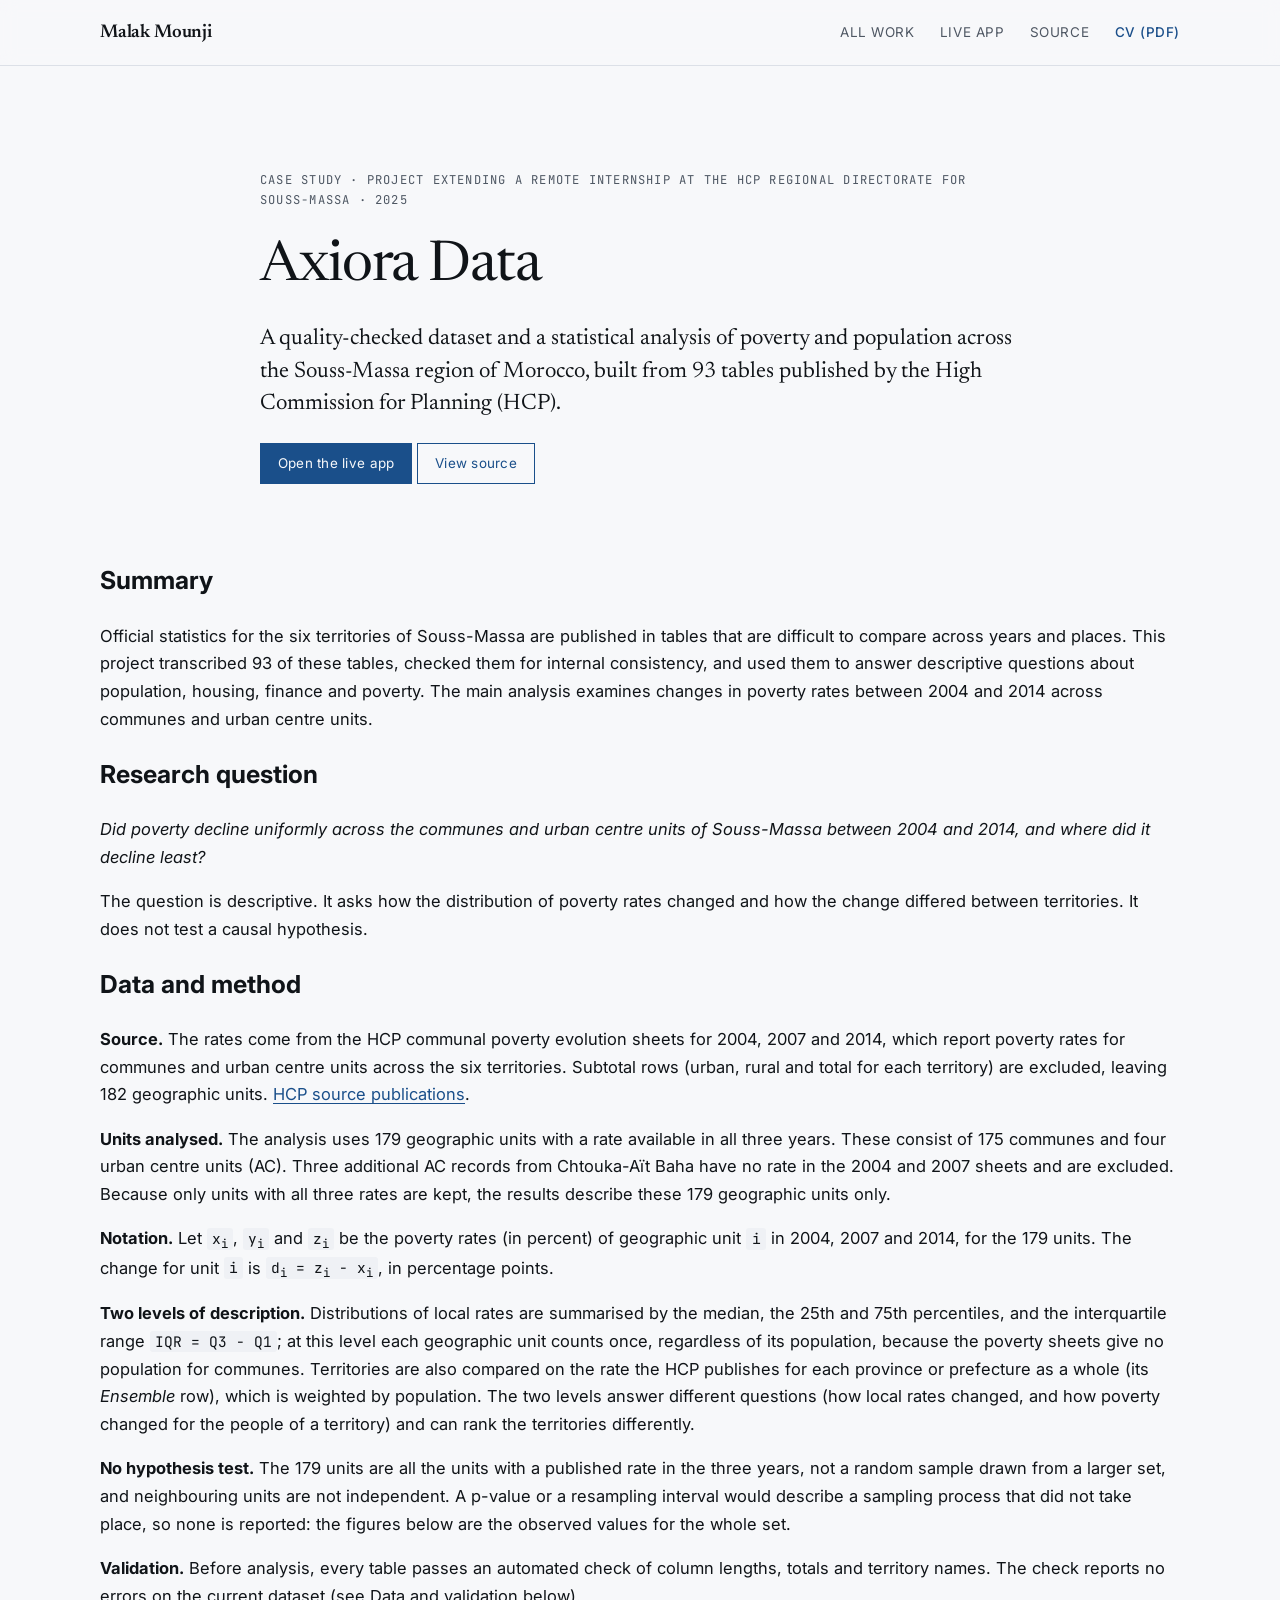
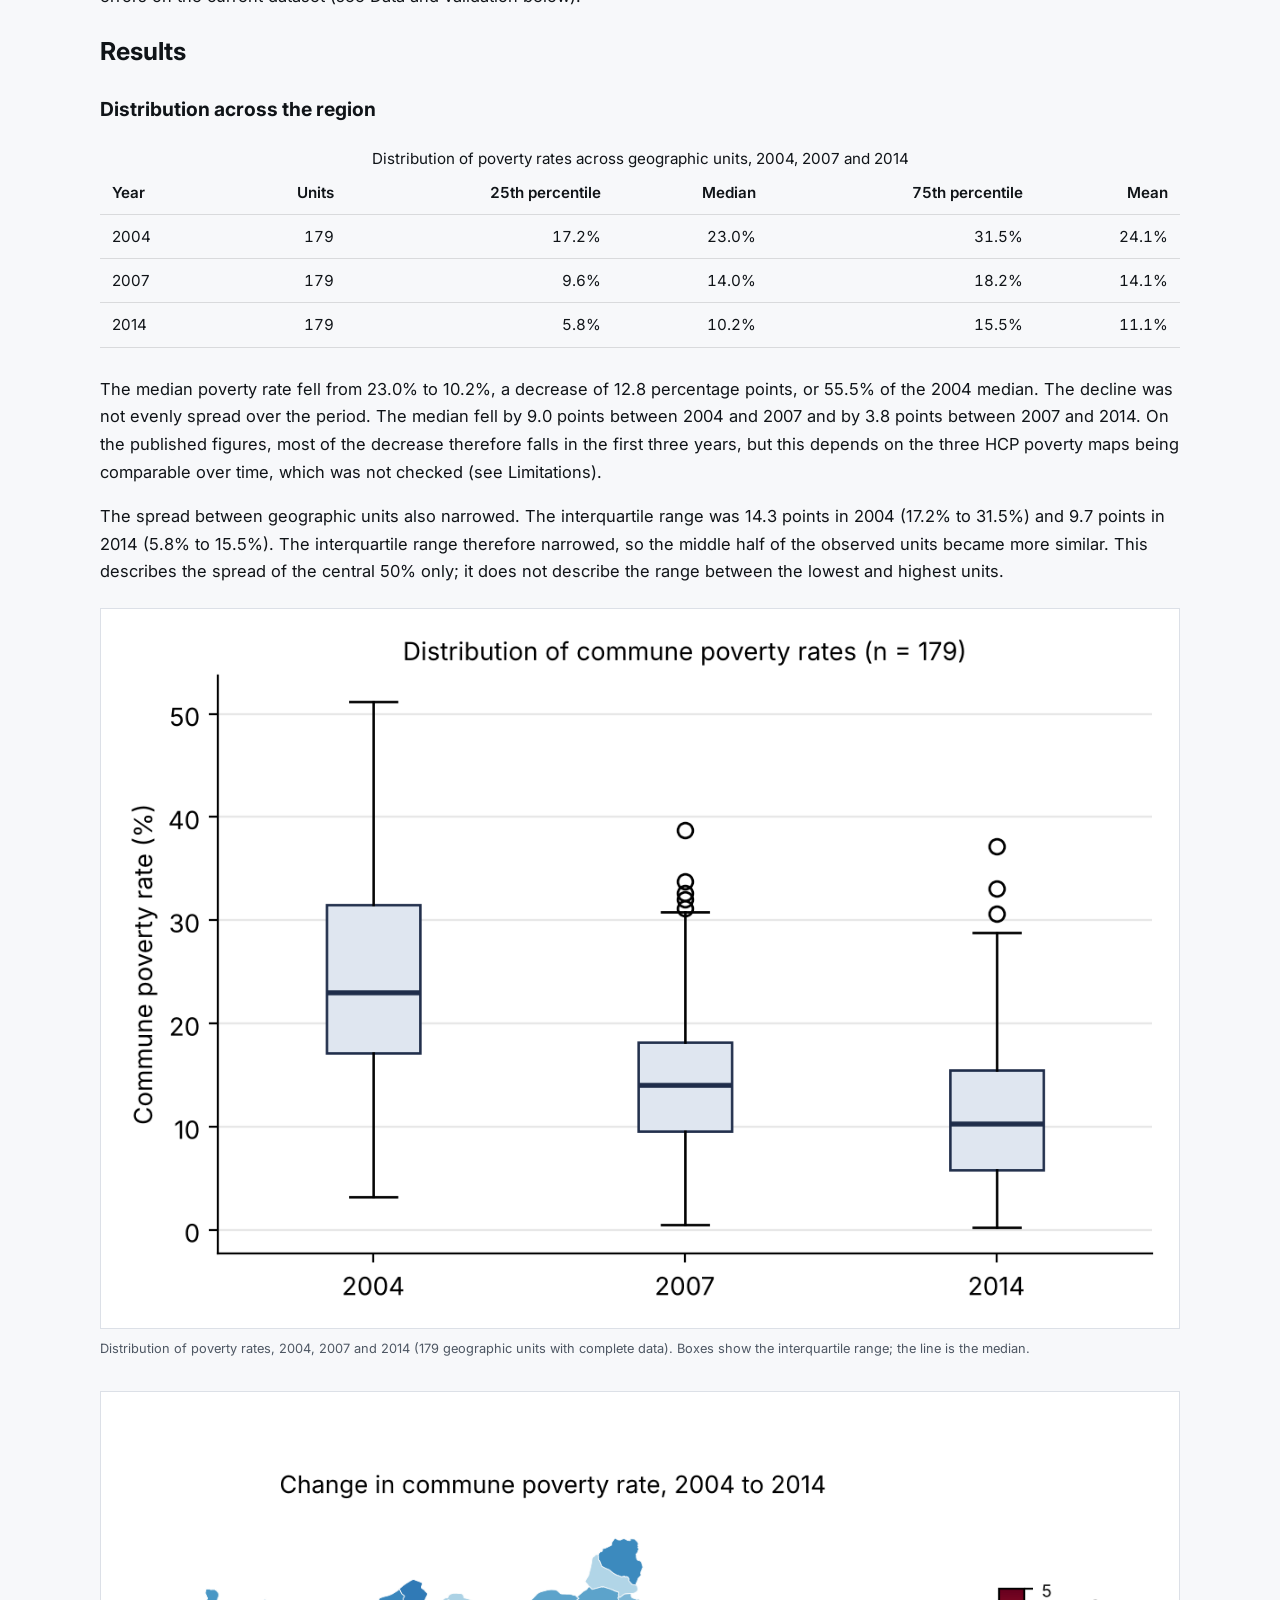
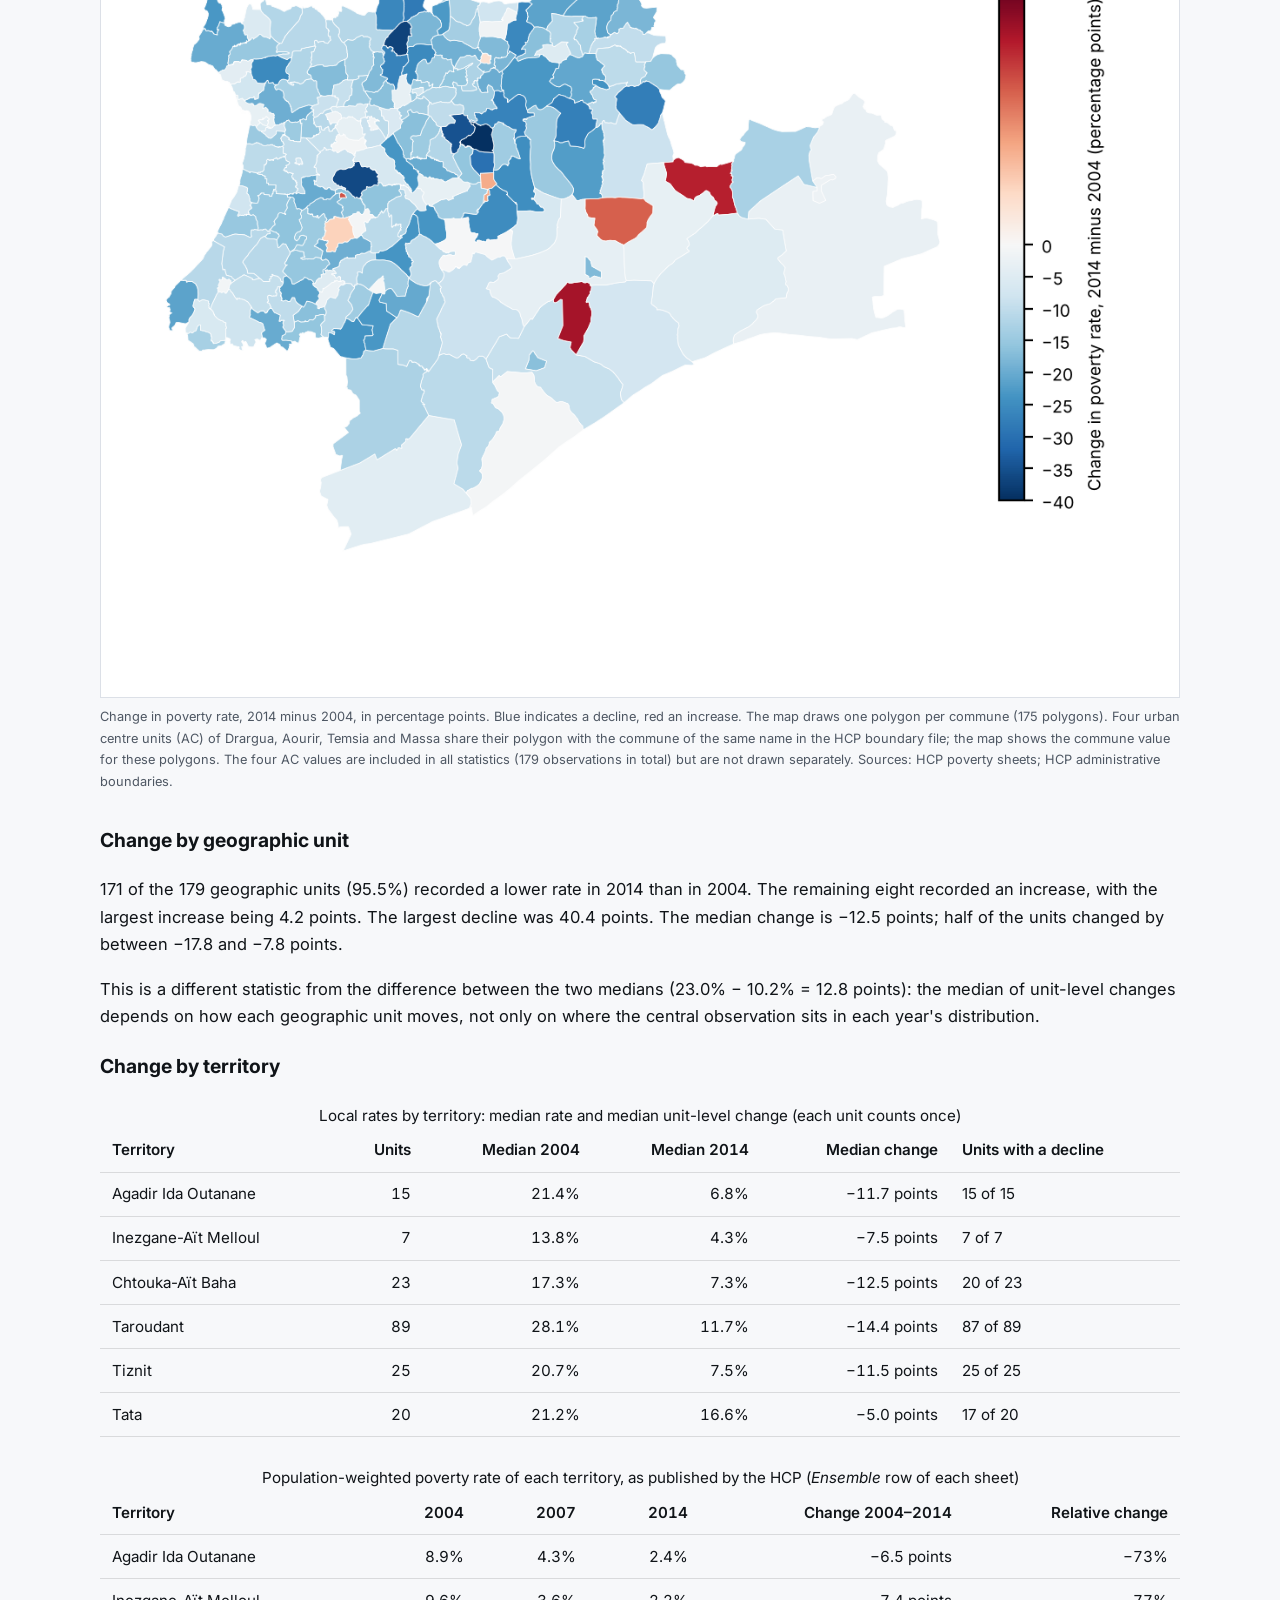
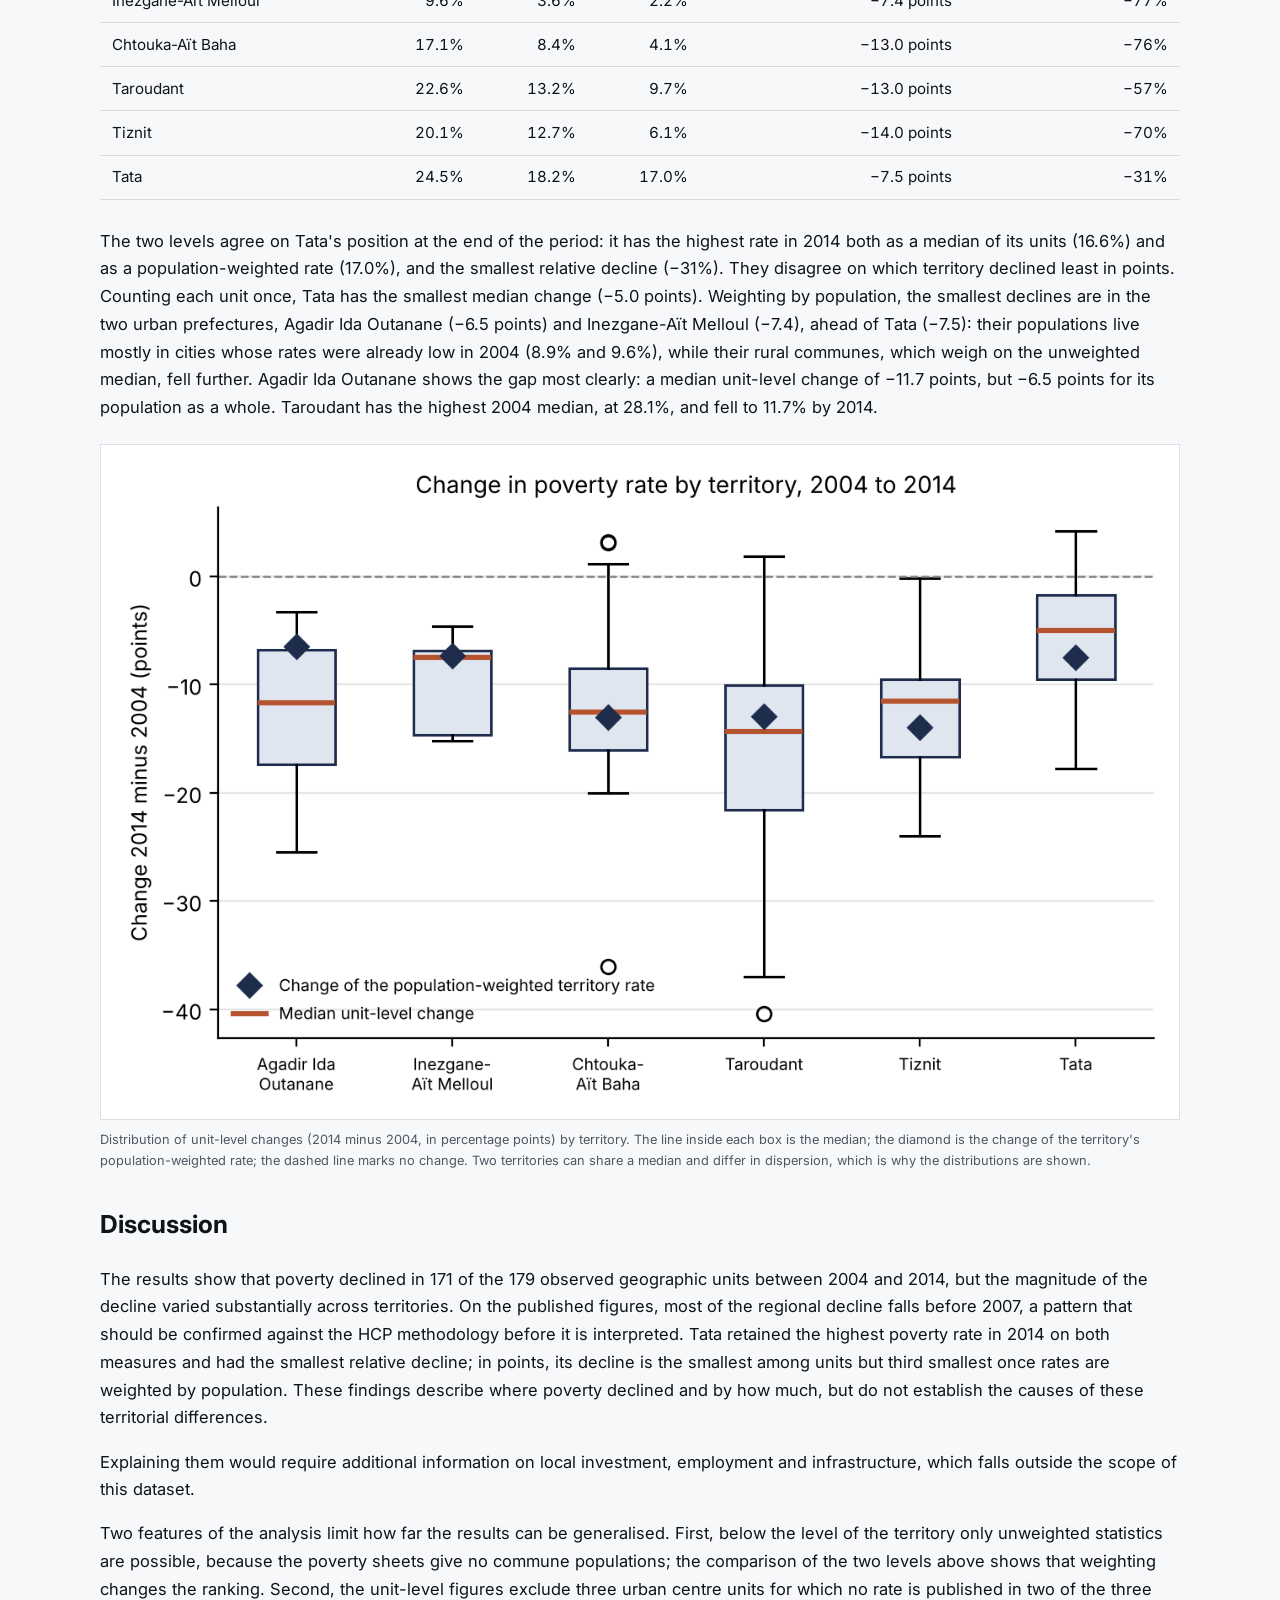
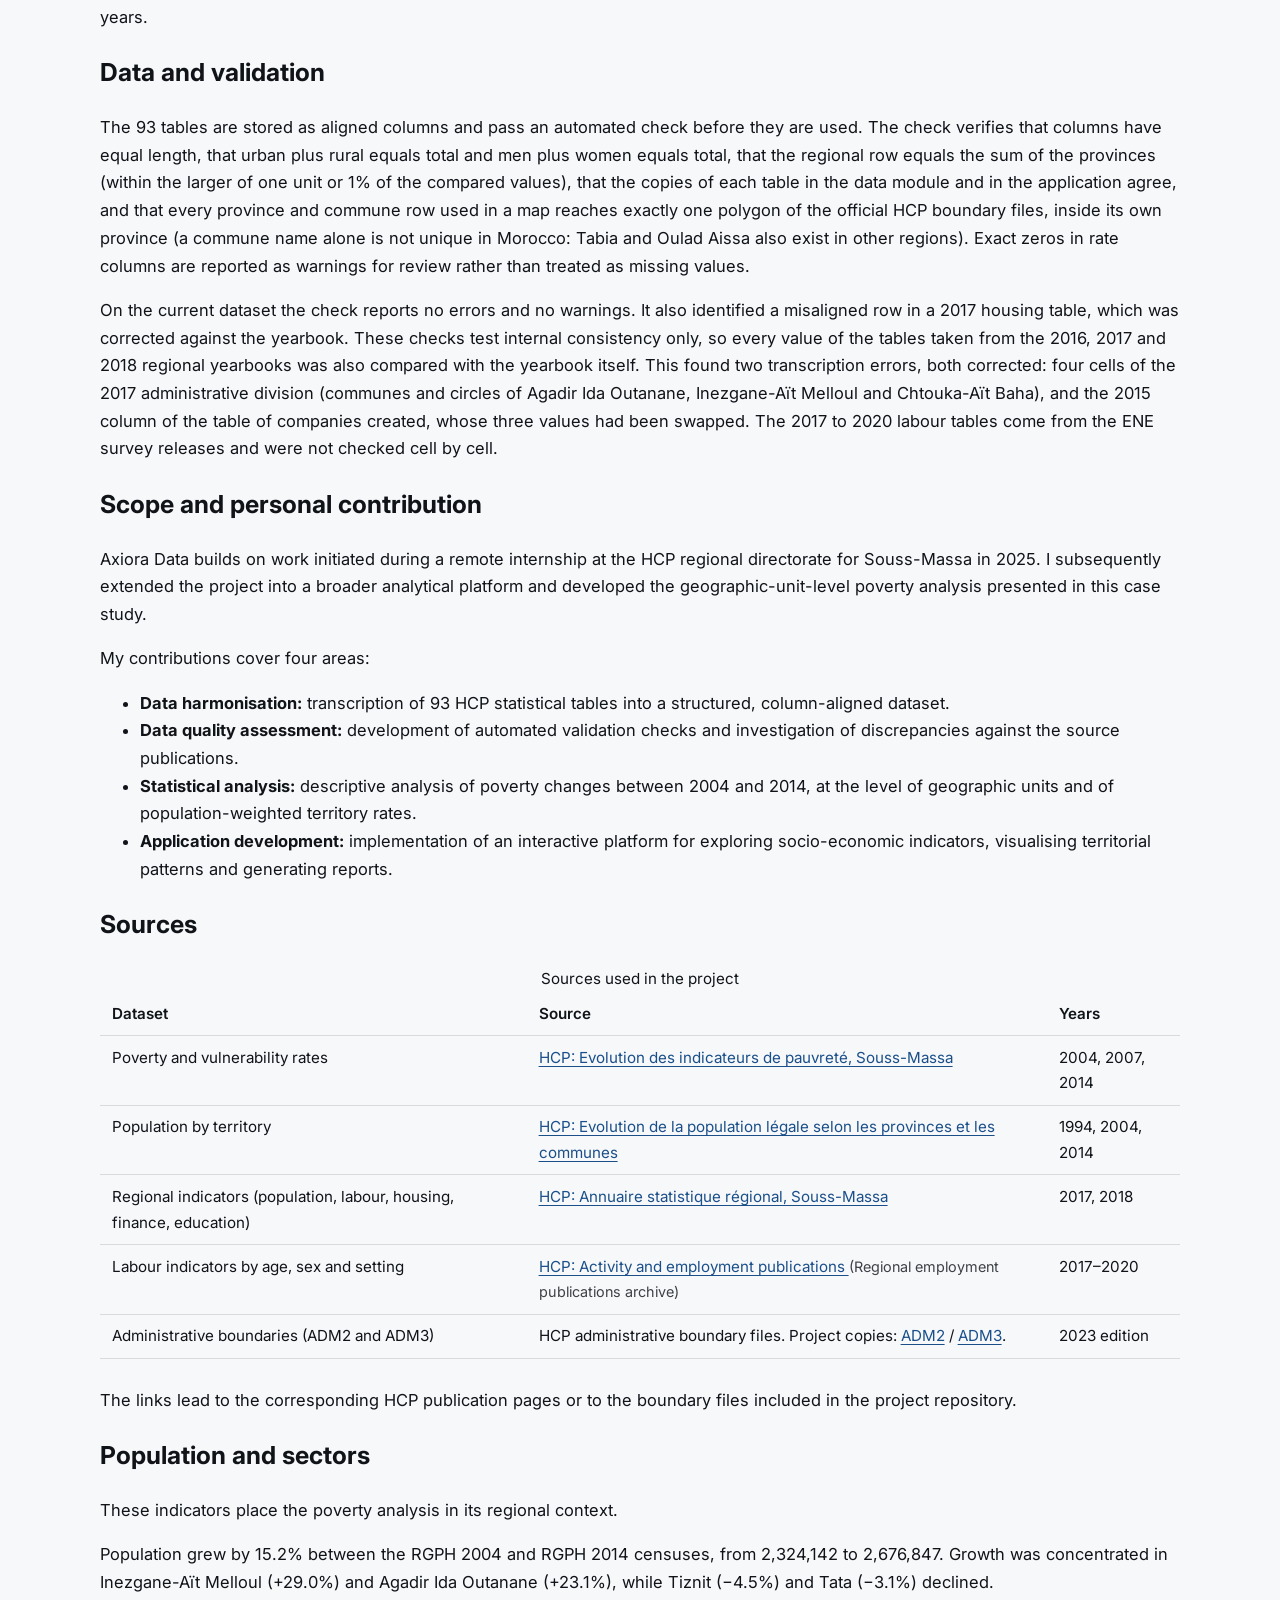
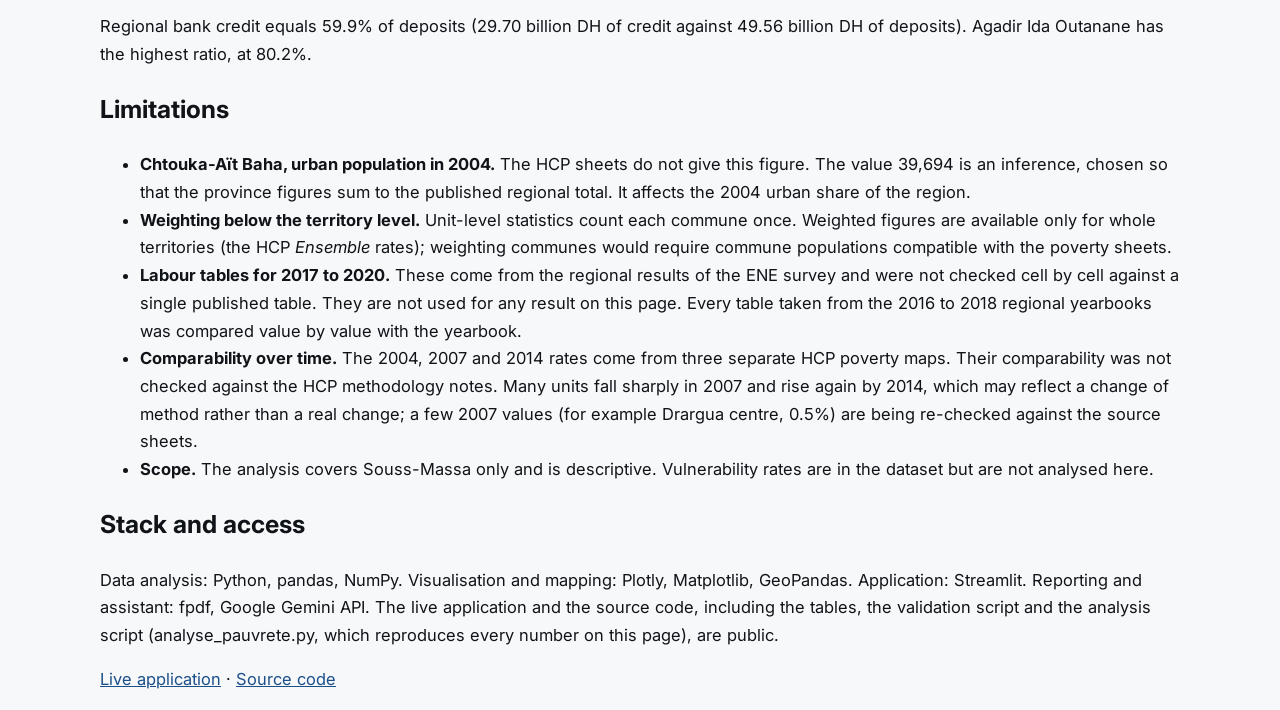
<file: post/axiora/index (4).html>
<!DOCTYPE html>
<html lang="en">
<head>
<meta charset="UTF-8" />
<meta name="viewport" content="width=device-width, initial-scale=1" />

<title>Axiora Data · Case study · Malak Mounji</title>

<meta name="description" content="Axiora Data: a quality-checked dataset of 93 HCP tables for the Souss-Massa region, and a statistical analysis of poverty change between 2004 and 2014." />

<link rel="preconnect" href="https://fonts.googleapis.com" />
<link rel="preconnect" href="https://fonts.gstatic.com" crossorigin />
<link href="https://fonts.googleapis.com/css2?family=Newsreader:ital,opsz,wght@0,6..72,400;0,6..72,600;1,6..72,400&family=Inter:wght@400;500;600&family=JetBrains+Mono:wght@400;500&display=swap" rel="stylesheet" />

<link rel="stylesheet" href="../../styles.css" />
<link rel="stylesheet" href="case.css" />

<style>
  .results-table {
    width: 100%;
    border-collapse: collapse;
    margin: 1.25rem 0 1.75rem;
    font-size: 0.95rem;
  }

  .results-table th,
  .results-table td {
    text-align: left;
    padding: 0.55rem 0.75rem;
    border-bottom: 1px solid rgba(0,0,0,0.12);
    vertical-align: top;
  }

  .results-table th {
    font-weight: 600;
  }

  .results-table td.num,
  .results-table th.num {
    white-space: nowrap;
    text-align: right;
    font-variant-numeric: tabular-nums;
  }

  .results-table a,
  .source-link {
    text-decoration: underline;
    text-underline-offset: 3px;
  }

  .source-note {
    font-size: 0.9rem;
    opacity: 0.8;
  }

  @media (max-width: 700px) {
    .results-table {
      font-size: 0.82rem;
      display: block;
      overflow-x: auto;
    }

    .results-table th,
    .results-table td {
      padding: 0.45rem 0.4rem;
    }
  }
</style>
</head>

<body>

<a class="skip" href="#main">Skip to content</a>

<header class="masthead">
  <div class="wrap masthead-in">
    <a class="wordmark" href="../../index.html">Malak&nbsp;Mounji</a>

    <nav class="nav" aria-label="Sections">
      <a href="../../index.html#work">All work</a>
      <a href="https://axiora-data.streamlit.app/" target="_blank" rel="noopener">Live app</a>
      <a href="https://github.com/mounjimallak-bit/Axiora-data-app" target="_blank" rel="noopener">Source</a>
      <a class="nav-cv" href="../../malak.pdf">CV (PDF)</a>
    </nav>
  </div>
</header>

<main id="main">

<section class="hero case-hero">
  <div class="wrap">

    <p class="eyebrow">
      Case study · Project extending a remote internship at the HCP regional directorate for Souss-Massa · 2025
    </p>

    <h1>Axiora Data</h1>

    <p class="standfirst">
      A quality-checked dataset and a statistical analysis of poverty
      and population across the Souss-Massa region of Morocco, built
      from 93 tables published by the High Commission for Planning (HCP).
    </p>

    <div class="case-actions">
      <a class="btn btn-solid"
         href="https://axiora-data.streamlit.app/"
         target="_blank"
         rel="noopener">
        Open the live app
      </a>

      <a class="btn"
         href="https://github.com/mounjimallak-bit/Axiora-data-app"
         target="_blank"
         rel="noopener">
        View source
      </a>
    </div>

  </div>
</section>


<article class="wrap case-body" id="main-content">


<!-- SUMMARY -->

<section id="summary">
  <h2>Summary</h2>

  <p>
    Official statistics for the six territories of Souss-Massa are
    published in tables that are difficult to compare across years
    and places. This project transcribed 93 of these tables, checked
    them for internal consistency, and used them to answer descriptive
    questions about population, housing, finance and poverty.
    The main analysis examines changes in poverty rates between
    2004 and 2014 across communes and urban centre units.
  </p>
</section>


<!-- RESEARCH QUESTION -->

<section id="question">
  <h2>Research question</h2>

  <p>
    <em>
      Did poverty decline uniformly across the communes and urban
      centre units of Souss-Massa between 2004 and 2014, and where
      did it decline least?
    </em>
  </p>

  <p>
    The question is descriptive. It asks how the distribution of
    poverty rates changed and how the change differed between
    territories. It does not test a causal hypothesis.
  </p>
</section>


<!-- DATA AND METHOD -->

<section id="method">
  <h2>Data and method</h2>

  <p>
    <strong>Source.</strong>
    The rates come from the HCP communal poverty evolution sheets
    for 2004, 2007 and 2014, which report poverty rates for communes
    and urban centre units across the six territories.
    Subtotal rows (urban, rural and total for each territory) are
    excluded, leaving 182 geographic units.
    <a class="source-link"
       href="https://www.hcp.ma/region-agadir/Evolution-des-indicateurs-de-pauvrete-2004-2007-et-2014_a73.html"
       target="_blank"
       rel="noopener">HCP source publications</a>.
  </p>

  <p>
    <strong>Units analysed.</strong>
    The analysis uses 179 geographic units with a rate available
    in all three years. These consist of 175 communes and four
    urban centre units (AC). Three additional AC records from
    Chtouka-Aït Baha have no rate in the 2004 and 2007 sheets and
    are excluded. Because only units with all three rates are kept,
    the results describe these 179 geographic units only.
  </p>

  <p>
    <strong>Notation.</strong>
    Let <code>x<sub>i</sub></code>,
    <code>y<sub>i</sub></code> and
    <code>z<sub>i</sub></code> be the poverty rates (in percent)
    of geographic unit <code>i</code> in 2004, 2007 and 2014,
    for the 179 units.
    The change for unit <code>i</code> is
    <code>d<sub>i</sub> = z<sub>i</sub> - x<sub>i</sub></code>,
    in percentage points.
  </p>

  <p>
    <strong>Two levels of description.</strong>
    Distributions of local rates are summarised by the median, the 25th and 75th
    percentiles, and the interquartile range
    <code>IQR = Q3 - Q1</code>; at this level each geographic unit counts once,
    regardless of its population, because the poverty sheets give no population
    for communes. Territories are also compared on the rate the HCP publishes for
    each province or prefecture as a whole (its <em>Ensemble</em> row), which is
    weighted by population. The two levels answer different questions (how local
    rates changed, and how poverty changed for the people of a territory) and can
    rank the territories differently.
  </p>

  <p>
    <strong>No hypothesis test.</strong>
    The 179 units are all the units with a published rate in the three years,
    not a random sample drawn from a larger set, and neighbouring units are not
    independent. A p-value or a resampling interval would describe a sampling
    process that did not take place, so none is reported: the figures below are
    the observed values for the whole set.
  </p>

  <p>
    <strong>Validation.</strong>
    Before analysis, every table passes an automated check of
    column lengths, totals and territory names.
    The check reports no errors on the current dataset
    (see Data and validation below).
  </p>
</section>


<!-- RESULTS -->

<section id="results">

  <h2>Results</h2>

  <h3>Distribution across the region</h3>

  <table class="results-table">
    <caption>
      Distribution of poverty rates across geographic units,
      2004, 2007 and 2014
    </caption>

    <thead>
      <tr>
        <th scope="col">Year</th>
        <th scope="col" class="num">Units</th>
        <th scope="col" class="num">25th percentile</th>
        <th scope="col" class="num">Median</th>
        <th scope="col" class="num">75th percentile</th>
        <th scope="col" class="num">Mean</th>
      </tr>
    </thead>

    <tbody>
      <tr>
        <td>2004</td>
        <td class="num">179</td>
        <td class="num">17.2%</td>
        <td class="num">23.0%</td>
        <td class="num">31.5%</td>
        <td class="num">24.1%</td>
      </tr>

      <tr>
        <td>2007</td>
        <td class="num">179</td>
        <td class="num">9.6%</td>
        <td class="num">14.0%</td>
        <td class="num">18.2%</td>
        <td class="num">14.1%</td>
      </tr>

      <tr>
        <td>2014</td>
        <td class="num">179</td>
        <td class="num">5.8%</td>
        <td class="num">10.2%</td>
        <td class="num">15.5%</td>
        <td class="num">11.1%</td>
      </tr>
    </tbody>
  </table>

  <p>
    The median poverty rate fell from 23.0% to 10.2%, a decrease
    of 12.8 percentage points, or 55.5% of the 2004 median.
    The decline was not evenly spread over the period.
    The median fell by 9.0 points between 2004 and 2007 and by
    3.8 points between 2007 and 2014. On the published figures,
    most of the decrease therefore falls in the first three years,
    but this depends on the three HCP poverty maps being comparable
    over time, which was not checked (see Limitations).
  </p>

  <p>
    The spread between geographic units also narrowed.
    The interquartile range was 14.3 points in 2004
    (17.2% to 31.5%) and 9.7 points in 2014
    (5.8% to 15.5%). The interquartile range therefore narrowed,
    so the middle half of the observed units became more similar.
    This describes the spread of the central 50% only; it does
    not describe the range between the lowest and highest units.
  </p>

  <figure class="shot shot--wide">
    <img
      src="images/pauvrete_boxplot.png"
      alt="Boxplots of poverty rates in 2004, 2007 and 2014"
      loading="lazy"
    />
    <figcaption>
      Distribution of poverty rates, 2004, 2007 and 2014
      (179 geographic units with complete data).
      Boxes show the interquartile range; the line is the median.
    </figcaption>
  </figure>

  <figure class="shot shot--wide">
    <img
      src="images/pauvrete_carte_changements.png"
      alt="Map of the change in poverty rate between 2004 and 2014"
      loading="lazy"
    />
    <figcaption>
      Change in poverty rate, 2014 minus 2004, in percentage points.
      Blue indicates a decline, red an increase. The map draws one
      polygon per commune (175 polygons).
      Four urban centre units (AC) of Drargua, Aourir, Temsia and
      Massa share their polygon with the commune of the same name
      in the HCP boundary file; the map shows the commune value
      for these polygons. The four AC values are included in all
      statistics (179 observations in total) but are not drawn
      separately. Sources: HCP poverty sheets; HCP administrative
      boundaries.
    </figcaption>
  </figure>


  <h3>Change by geographic unit</h3>

  <p>
    171 of the 179 geographic units (95.5%) recorded a lower
    rate in 2014 than in 2004. The remaining eight recorded
    an increase, with the largest increase being 4.2 points.
    The largest decline was 40.4 points.
    The median change is −12.5 points; half of the units
    changed by between −17.8 and −7.8 points.
  </p>

  <p>
    This is a different statistic from the difference between
    the two medians (23.0% − 10.2% = 12.8 points):
    the median of unit-level changes depends on how each
    geographic unit moves, not only on where the central
    observation sits in each year's distribution.
  </p>




  <h3>Change by territory</h3>

  <table class="results-table">
    <caption>
      Local rates by territory: median rate and median unit-level change (each unit counts once)
    </caption>

    <thead>
      <tr>
        <th scope="col">Territory</th>
        <th scope="col" class="num">Units</th>
        <th scope="col" class="num">Median 2004</th>
        <th scope="col" class="num">Median 2014</th>
        <th scope="col" class="num">Median change</th>
        <th scope="col">Units with a decline</th>
      </tr>
    </thead>

    <tbody>
      <tr>
        <td>Agadir Ida Outanane</td>
        <td class="num">15</td>
        <td class="num">21.4%</td>
        <td class="num">6.8%</td>
        <td class="num">−11.7 points</td>
        <td>15 of 15</td>
      </tr>

      <tr>
        <td>Inezgane-Aït Melloul</td>
        <td class="num">7</td>
        <td class="num">13.8%</td>
        <td class="num">4.3%</td>
        <td class="num">−7.5 points</td>
        <td>7 of 7</td>
      </tr>

      <tr>
        <td>Chtouka-Aït Baha</td>
        <td class="num">23</td>
        <td class="num">17.3%</td>
        <td class="num">7.3%</td>
        <td class="num">−12.5 points</td>
        <td>20 of 23</td>
      </tr>

      <tr>
        <td>Taroudant</td>
        <td class="num">89</td>
        <td class="num">28.1%</td>
        <td class="num">11.7%</td>
        <td class="num">−14.4 points</td>
        <td>87 of 89</td>
      </tr>

      <tr>
        <td>Tiznit</td>
        <td class="num">25</td>
        <td class="num">20.7%</td>
        <td class="num">7.5%</td>
        <td class="num">−11.5 points</td>
        <td>25 of 25</td>
      </tr>

      <tr>
        <td>Tata</td>
        <td class="num">20</td>
        <td class="num">21.2%</td>
        <td class="num">16.6%</td>
        <td class="num">−5.0 points</td>
        <td>17 of 20</td>
      </tr>
    </tbody>
  </table>

  <table class="results-table">
    <caption>
      Population-weighted poverty rate of each territory, as published by the HCP
      (<em>Ensemble</em> row of each sheet)
    </caption>

    <thead>
      <tr>
        <th scope="col">Territory</th>
        <th scope="col" class="num">2004</th>
        <th scope="col" class="num">2007</th>
        <th scope="col" class="num">2014</th>
        <th scope="col" class="num">Change 2004–2014</th>
        <th scope="col" class="num">Relative change</th>
      </tr>
    </thead>

    <tbody>
      <tr><td>Agadir Ida Outanane</td><td class="num">8.9%</td><td class="num">4.3%</td><td class="num">2.4%</td><td class="num">−6.5 points</td><td class="num">−73%</td></tr>
      <tr><td>Inezgane-Aït Melloul</td><td class="num">9.6%</td><td class="num">3.6%</td><td class="num">2.2%</td><td class="num">−7.4 points</td><td class="num">−77%</td></tr>
      <tr><td>Chtouka-Aït Baha</td><td class="num">17.1%</td><td class="num">8.4%</td><td class="num">4.1%</td><td class="num">−13.0 points</td><td class="num">−76%</td></tr>
      <tr><td>Taroudant</td><td class="num">22.6%</td><td class="num">13.2%</td><td class="num">9.7%</td><td class="num">−13.0 points</td><td class="num">−57%</td></tr>
      <tr><td>Tiznit</td><td class="num">20.1%</td><td class="num">12.7%</td><td class="num">6.1%</td><td class="num">−14.0 points</td><td class="num">−70%</td></tr>
      <tr><td>Tata</td><td class="num">24.5%</td><td class="num">18.2%</td><td class="num">17.0%</td><td class="num">−7.5 points</td><td class="num">−31%</td></tr>
    </tbody>
  </table>

  <p>
    The two levels agree on Tata's position at the end of the period: it has
    the highest rate in 2014 both as a median of its units (16.6%) and as a
    population-weighted rate (17.0%), and the smallest relative decline (−31%).
    They disagree on which territory declined least in points. Counting each
    unit once, Tata has the smallest median change (−5.0 points). Weighting by
    population, the smallest declines are in the two urban prefectures,
    Agadir Ida Outanane (−6.5 points) and Inezgane-Aït Melloul (−7.4), ahead of
    Tata (−7.5): their populations live mostly in cities whose rates were
    already low in 2004 (8.9% and 9.6%), while their rural communes, which weigh
    on the unweighted median, fell further. Agadir Ida Outanane shows the gap
    most clearly: a median unit-level change of −11.7 points, but −6.5 points
    for its population as a whole. Taroudant has the highest 2004 median, at 28.1%,
    and fell to 11.7% by 2014.
  </p>

  <figure class="shot shot--wide">
    <img
      src="images/pauvrete_boxplot_territoires.png"
      alt="Boxplots of unit-level changes in poverty rate by territory"
      loading="lazy"
    />
    <figcaption>
      Distribution of unit-level changes (2014 minus 2004,
      in percentage points) by territory. The line inside each
      box is the median; the diamond is the change of the territory's
      population-weighted rate; the dashed line marks no change.
      Two territories can share a median and differ in dispersion,
      which is why the distributions are shown.
    </figcaption>
  </figure>

</section>


<!-- DISCUSSION -->

<section id="discussion">
  <h2>Discussion</h2>

  <p>
    The results show that poverty declined in 171 of the 179
    observed geographic units between 2004 and 2014, but the
    magnitude of the decline varied substantially across
    territories. On the published figures, most of the regional
    decline falls before 2007, a pattern that should be confirmed
    against the HCP methodology before it is interpreted. Tata retained the highest poverty
    rate in 2014 on both measures and had the smallest relative decline; in points,
    its decline is the smallest among units but third smallest once rates are
    weighted by population. These findings describe where poverty declined
    and by how much, but do not establish the causes of these
    territorial differences.
  </p>

  <p>
    Explaining them would require additional information on
    local investment, employment and infrastructure, which
    falls outside the scope of this dataset.
  </p>

  <p>
    Two features of the analysis limit how far the results
    can be generalised. First, below the level of the territory
    only unweighted statistics are possible, because the poverty
    sheets give no commune populations; the comparison of the two
    levels above shows that weighting changes the ranking. Second,
    the unit-level figures exclude three urban centre units for
    which no rate is published in two of the three years.
  </p>
</section>


<!-- DATA VALIDATION -->

<section id="validation">
  <h2>Data and validation</h2>

  <p>
    The 93 tables are stored as aligned columns and pass an
    automated check before they are used. The check verifies
    that columns have equal length, that urban plus rural
    equals total and men plus women equals total, that the
    regional row equals the sum of the provinces (within the
    larger of one unit or 1% of the compared values), that
    the copies of each table in the data module and in the
    application agree, and that every province and commune
    row used in a map reaches exactly one polygon of the official
    HCP boundary files, inside its own province (a commune name
    alone is not unique in Morocco: Tabia and Oulad Aissa also
    exist in other regions). Exact zeros in rate columns are
    reported as warnings for review rather than treated
    as missing values.
  </p>

  <p>
    On the current dataset the check reports no errors
    and no warnings. It also identified a misaligned row
    in a 2017 housing table, which was corrected against
    the yearbook. These checks test internal consistency
    only, so every value of the tables taken from the
    2016, 2017 and 2018 regional yearbooks was also compared
    with the yearbook itself. This found two transcription
    errors, both corrected: four cells of the 2017
    administrative division (communes and circles of
    Agadir Ida Outanane, Inezgane-Aït Melloul and
    Chtouka-Aït Baha), and the 2015 column of the table of
    companies created, whose three values had been
    swapped. The 2017 to 2020 labour tables come from the
    ENE survey releases and were not checked cell by cell.
  </p>
</section>


<!-- CONTRIBUTION -->

<section id="contributions">
  <h2>Scope and personal contribution</h2>

  <p>
    Axiora Data builds on work initiated during a remote
    internship at the HCP regional directorate for Souss-Massa
    in 2025. I subsequently extended the project into a broader
    analytical platform and developed the geographic-unit-level
    poverty analysis presented in this case study.
  </p>

  <p>My contributions cover four areas:</p>

  <ul>
    <li>
      <strong>Data harmonisation:</strong>
      transcription of 93 HCP statistical tables into a
      structured, column-aligned dataset.
    </li>

    <li>
      <strong>Data quality assessment:</strong>
      development of automated validation checks and
      investigation of discrepancies against the source
      publications.
    </li>

    <li>
      <strong>Statistical analysis:</strong>
      descriptive analysis of poverty changes between
      2004 and 2014, at the level of geographic units and of
      population-weighted territory rates.
    </li>

    <li>
      <strong>Application development:</strong>
      implementation of an interactive platform for
      exploring socio-economic indicators, visualising
      territorial patterns and generating reports.
    </li>
  </ul>
</section>


<!-- SOURCES -->

<section id="references">
  <h2>Sources</h2>

  <table class="results-table">
    <caption>Sources used in the project</caption>

    <thead>
      <tr>
        <th scope="col">Dataset</th>
        <th scope="col">Source</th>
        <th scope="col">Years</th>
      </tr>
    </thead>

    <tbody>

      <tr>
        <td>Poverty and vulnerability rates</td>
        <td>
          <a href="https://www.hcp.ma/region-agadir/Evolution-des-indicateurs-de-pauvrete-2004-2007-et-2014_a73.html"
             target="_blank"
             rel="noopener">
            HCP: Evolution des indicateurs de pauvreté,
            Souss-Massa
          </a>
        </td>
        <td>2004, 2007, 2014</td>
      </tr>

      <tr>
        <td>Population by territory</td>
        <td>
          <a href="https://www.hcp.ma/region-agadir/Evolution-de-la-population-legale-selon-les-Provinces-et-les-Communes-de-la-Region-Souss-Massa_a24.html"
             target="_blank"
             rel="noopener">
            HCP: Evolution de la population légale selon
            les provinces et les communes
          </a>
        </td>
        <td>1994, 2004, 2014</td>
      </tr>

      <tr>
        <td>Regional indicators (population, labour, housing, finance, education)</td>
        <td>
          <a href="https://www.hcp.ma/region-agadir/Annuaire-statistique-regional_a2.html"
             target="_blank"
             rel="noopener">
            HCP: Annuaire statistique régional,
            Souss-Massa
          </a>
        </td>
        <td>2017, 2018</td>
      </tr>

      <tr>
        <td>Labour indicators by age, sex and setting</td>
        <td>
          <a href="https://www.hcp.ma/region-agadir/Activite-et-emploi_r13.html"
             target="_blank"
             rel="noopener">
            HCP: Activity and employment publications
          </a>
          <span class="source-note">
            (Regional employment publications archive)
          </span>
        </td>
        <td>2017–2020</td>
      </tr>

      <tr>
        <td>Administrative boundaries (ADM2 and ADM3)</td>
        <td>
          HCP administrative boundary files.
          Project copies:
          <a href="https://github.com/mounjimallak-bit/Axiora-data-app/tree/main/mar_admbnda_adm2_hcp_20230925"
             target="_blank"
             rel="noopener">ADM2</a>
          /
          <a href="https://github.com/mounjimallak-bit/Axiora-data-app/tree/main/mar_admbnda_adm3_hcp_20230925"
             target="_blank"
             rel="noopener">ADM3</a>.
        </td>
        <td>2023 edition</td>
      </tr>

    </tbody>
  </table>

  <p class="note">
    The links lead to the corresponding HCP publication pages
    or to the boundary files included in the project repository.
  </p>
</section>


<!-- POPULATION AND SECTORS -->

<section id="population">
  <h2>Population and sectors</h2>

  <p>
    These indicators place the poverty analysis in its
    regional context.
  </p>

  <p>
    Population grew by 15.2% between the RGPH 2004 and
    RGPH 2014 censuses, from 2,324,142 to 2,676,847.
    Growth was concentrated in Inezgane-Aït Melloul
    (+29.0%) and Agadir Ida Outanane (+23.1%),
    while Tiznit (−4.5%) and Tata (−3.1%) declined.
  </p>

  <p>
    Regional bank credit equals 59.9% of deposits
    (29.70 billion DH of credit against 49.56 billion DH
    of deposits). Agadir Ida Outanane has the highest
    ratio, at 80.2%.
  </p>
</section>


<!-- LIMITATIONS -->

<section id="limitations">
  <h2>Limitations</h2>

  <ul>
    <li>
      <strong>Chtouka-Aït Baha, urban population in 2004.</strong>
      The HCP sheets do not give this figure. The value
      39,694 is an inference, chosen so that the province
      figures sum to the published regional total.
      It affects the 2004 urban share of the region.
    </li>

    <li>
      <strong>Weighting below the territory level.</strong>
      Unit-level statistics count each commune once. Weighted
      figures are available only for whole territories (the HCP
      <em>Ensemble</em> rates); weighting communes would require
      commune populations compatible with the poverty sheets.
    </li>

    <li>
      <strong>Labour tables for 2017 to 2020.</strong>
      These come from the regional results of the ENE survey
      and were not checked cell by cell against a single
      published table. They are not used for any result
      on this page. Every table taken from the 2016 to
      2018 regional yearbooks was compared value by value
      with the yearbook.
    </li>



    <li>
      <strong>Comparability over time.</strong>
      The 2004, 2007 and 2014 rates come from three separate HCP
      poverty maps. Their comparability was not checked against the
      HCP methodology notes. Many units fall sharply in 2007 and
      rise again by 2014, which may reflect a change of method rather
      than a real change; a few 2007 values (for example Drargua
      centre, 0.5%) are being re-checked against the source sheets.
    </li>
    <li>
      <strong>Scope.</strong>
      The analysis covers Souss-Massa only and is descriptive.
      Vulnerability rates are in the dataset but are not
      analysed here.
    </li>
  </ul>
</section>


<!-- TECHNOLOGY -->

<section id="stack">
  <h2>Stack and access</h2>

  <p>
    Data analysis: Python, pandas, NumPy.
    Visualisation and mapping: Plotly, Matplotlib, GeoPandas.
    Application: Streamlit. Reporting and assistant: fpdf,
    Google Gemini API.
    The live application and the source code, including
    the tables, the validation script and the analysis script
    (analyse_pauvrete.py, which reproduces every number on this
    page), are public.
  </p>

  <p>
    <a href="https://axiora-data.streamlit.app/"
       target="_blank"
       rel="noopener">Live application</a>
    ·
    <a href="https://github.com/mounjimallak-bit/Axiora-data-app"
       target="_blank"
       rel="noopener">Source code</a>
  </p>
</section>


</article>
</main>

</body>
</html>
</file>
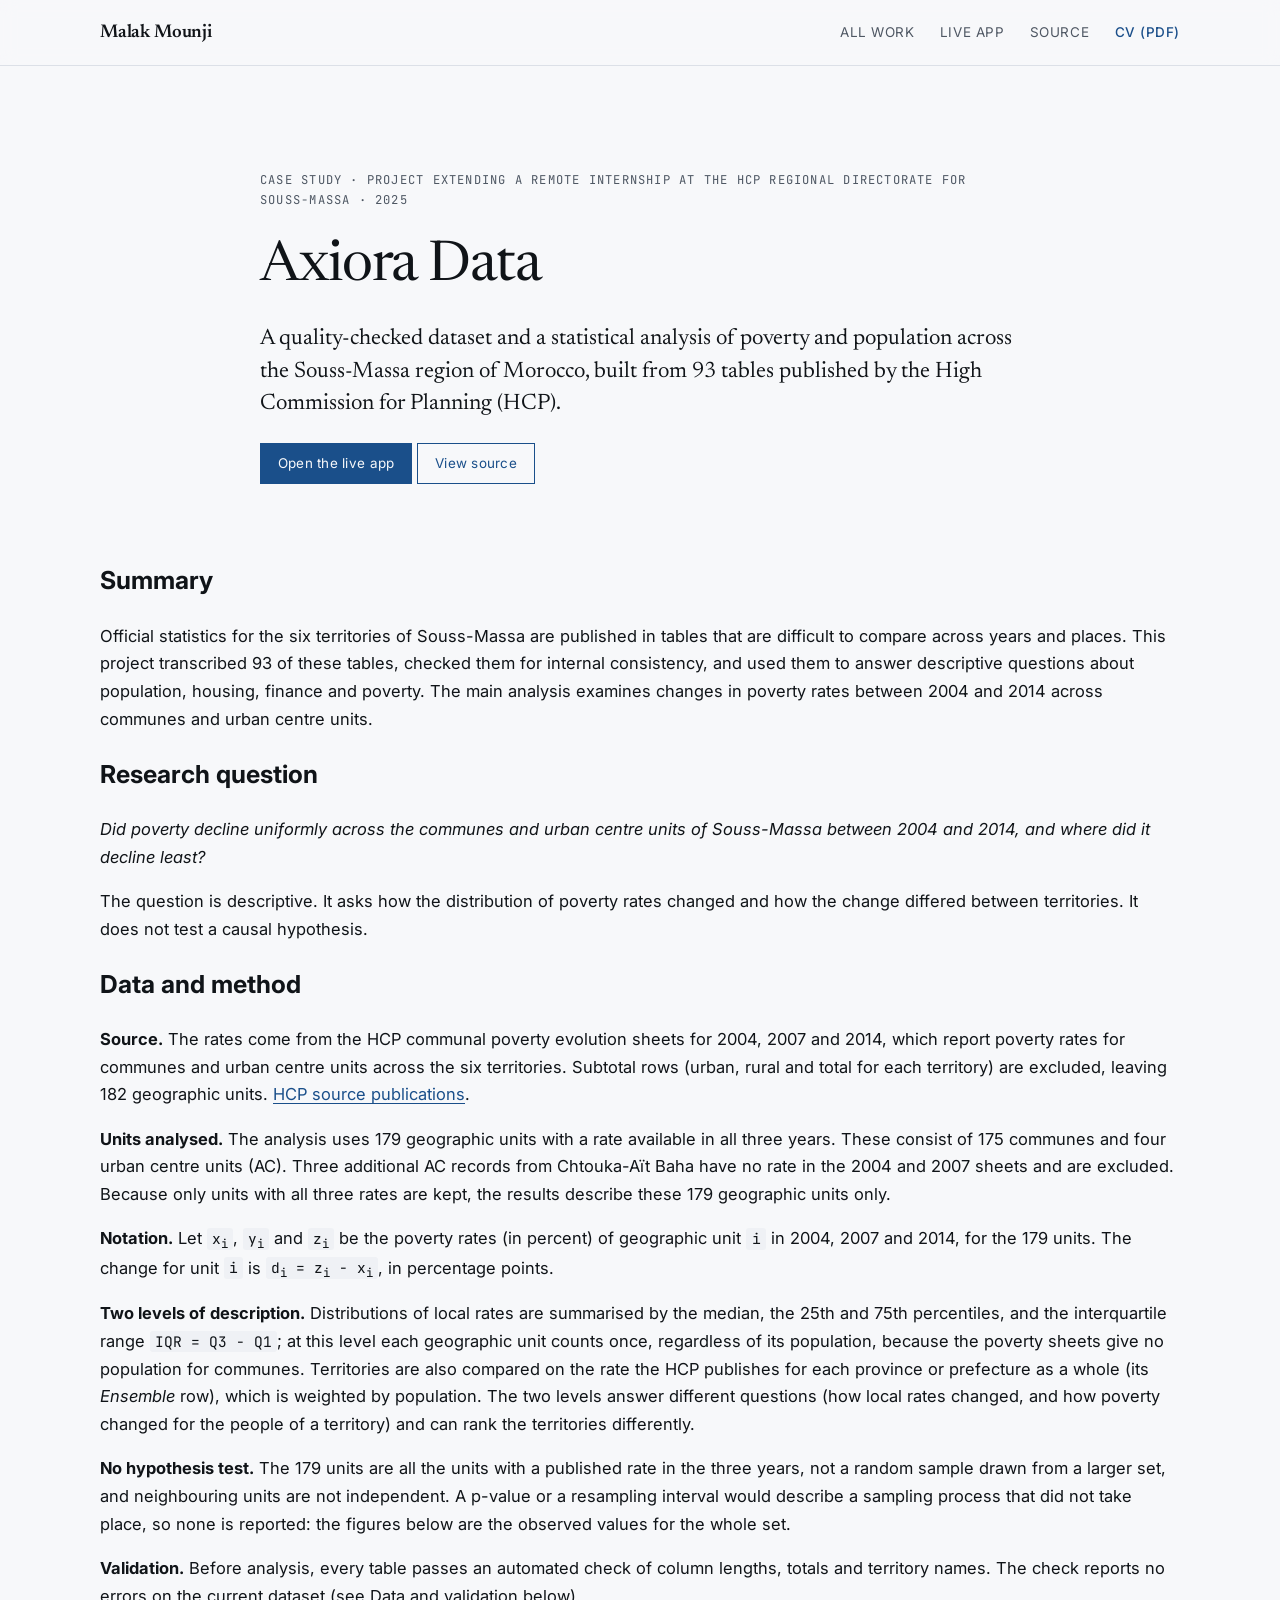
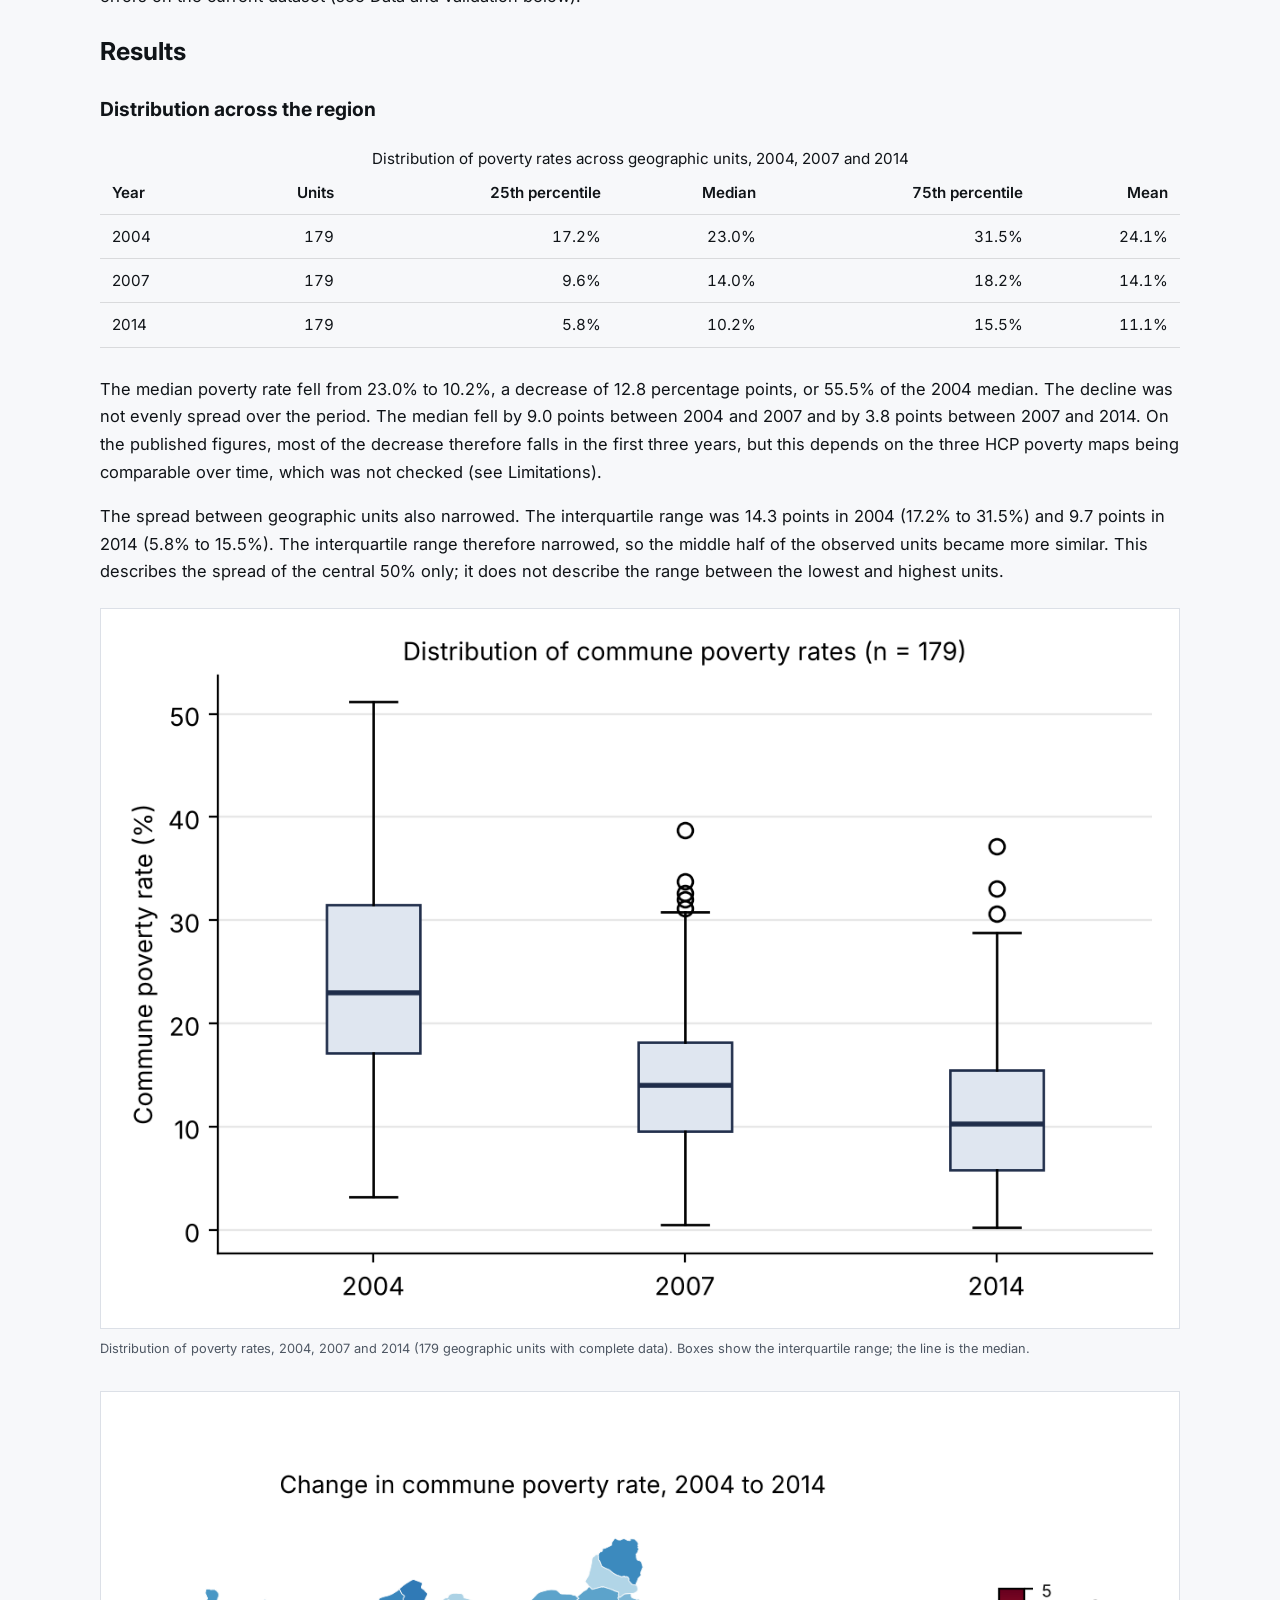
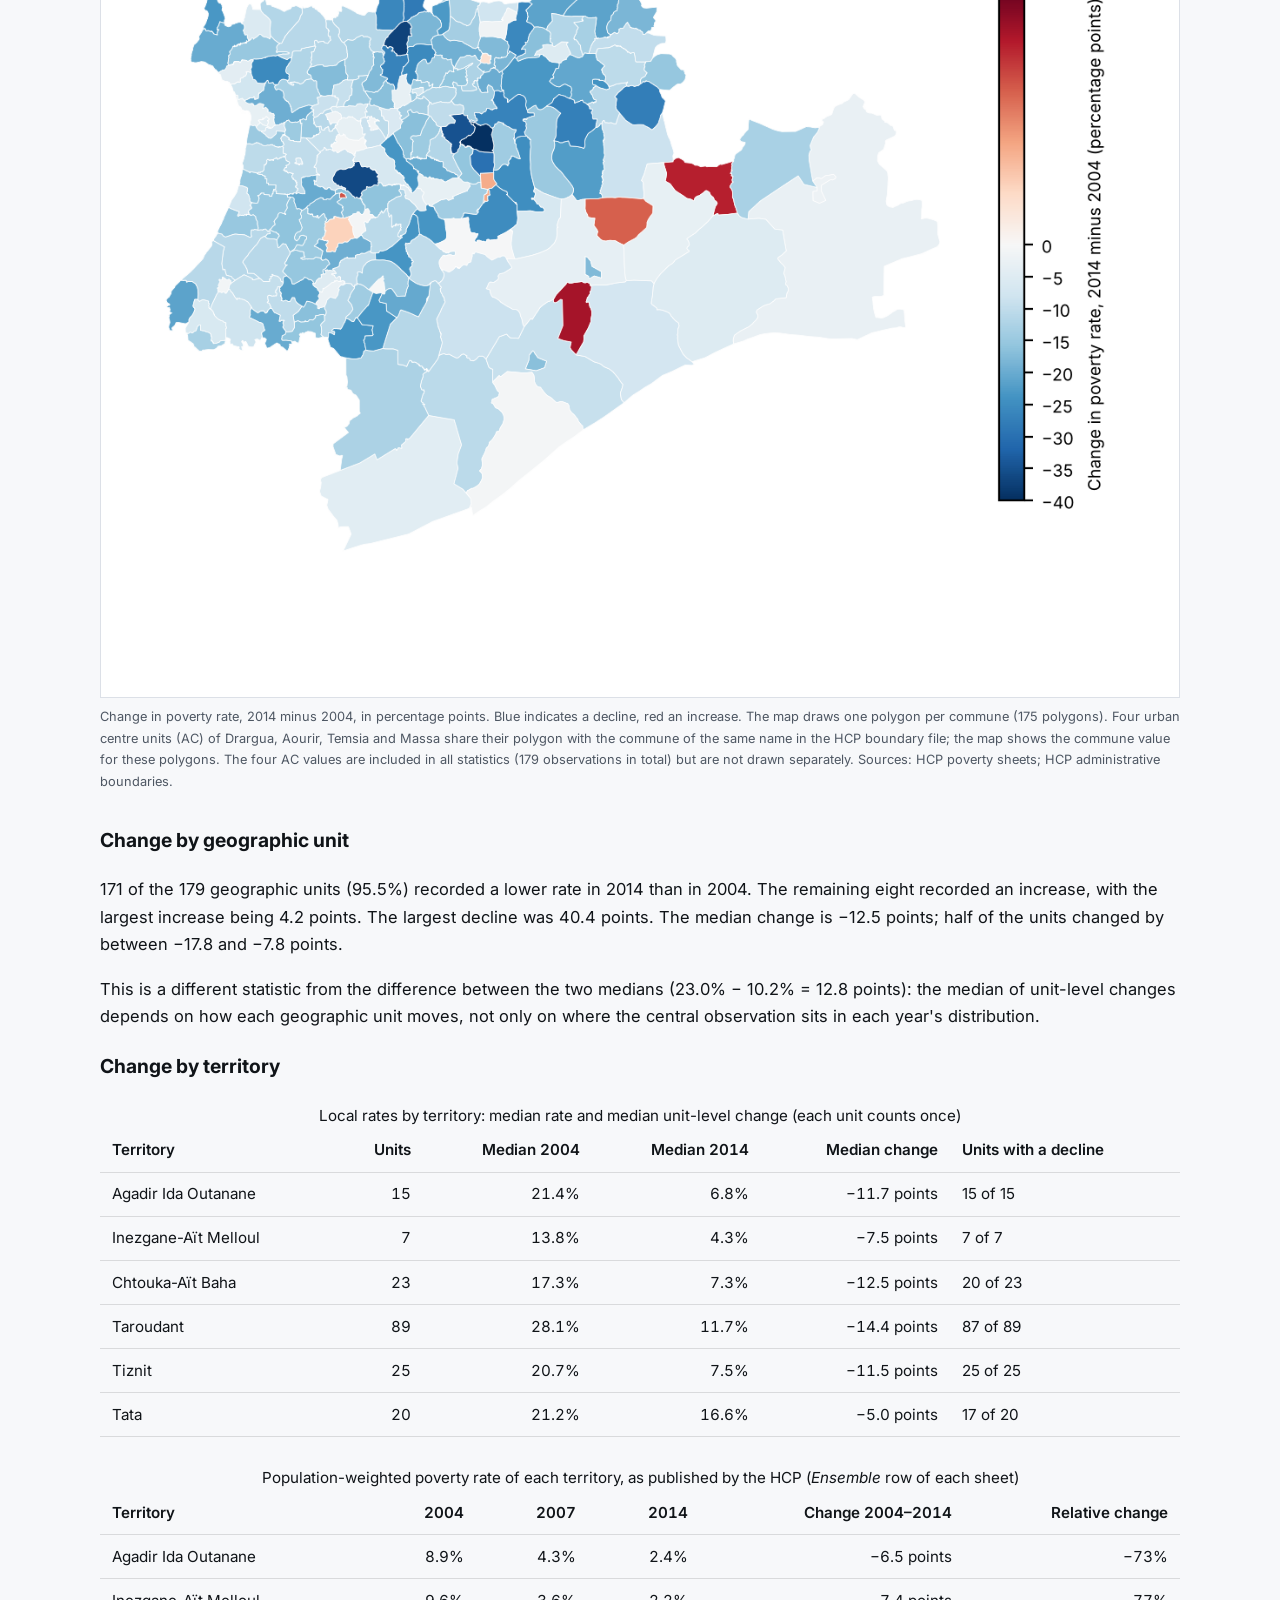
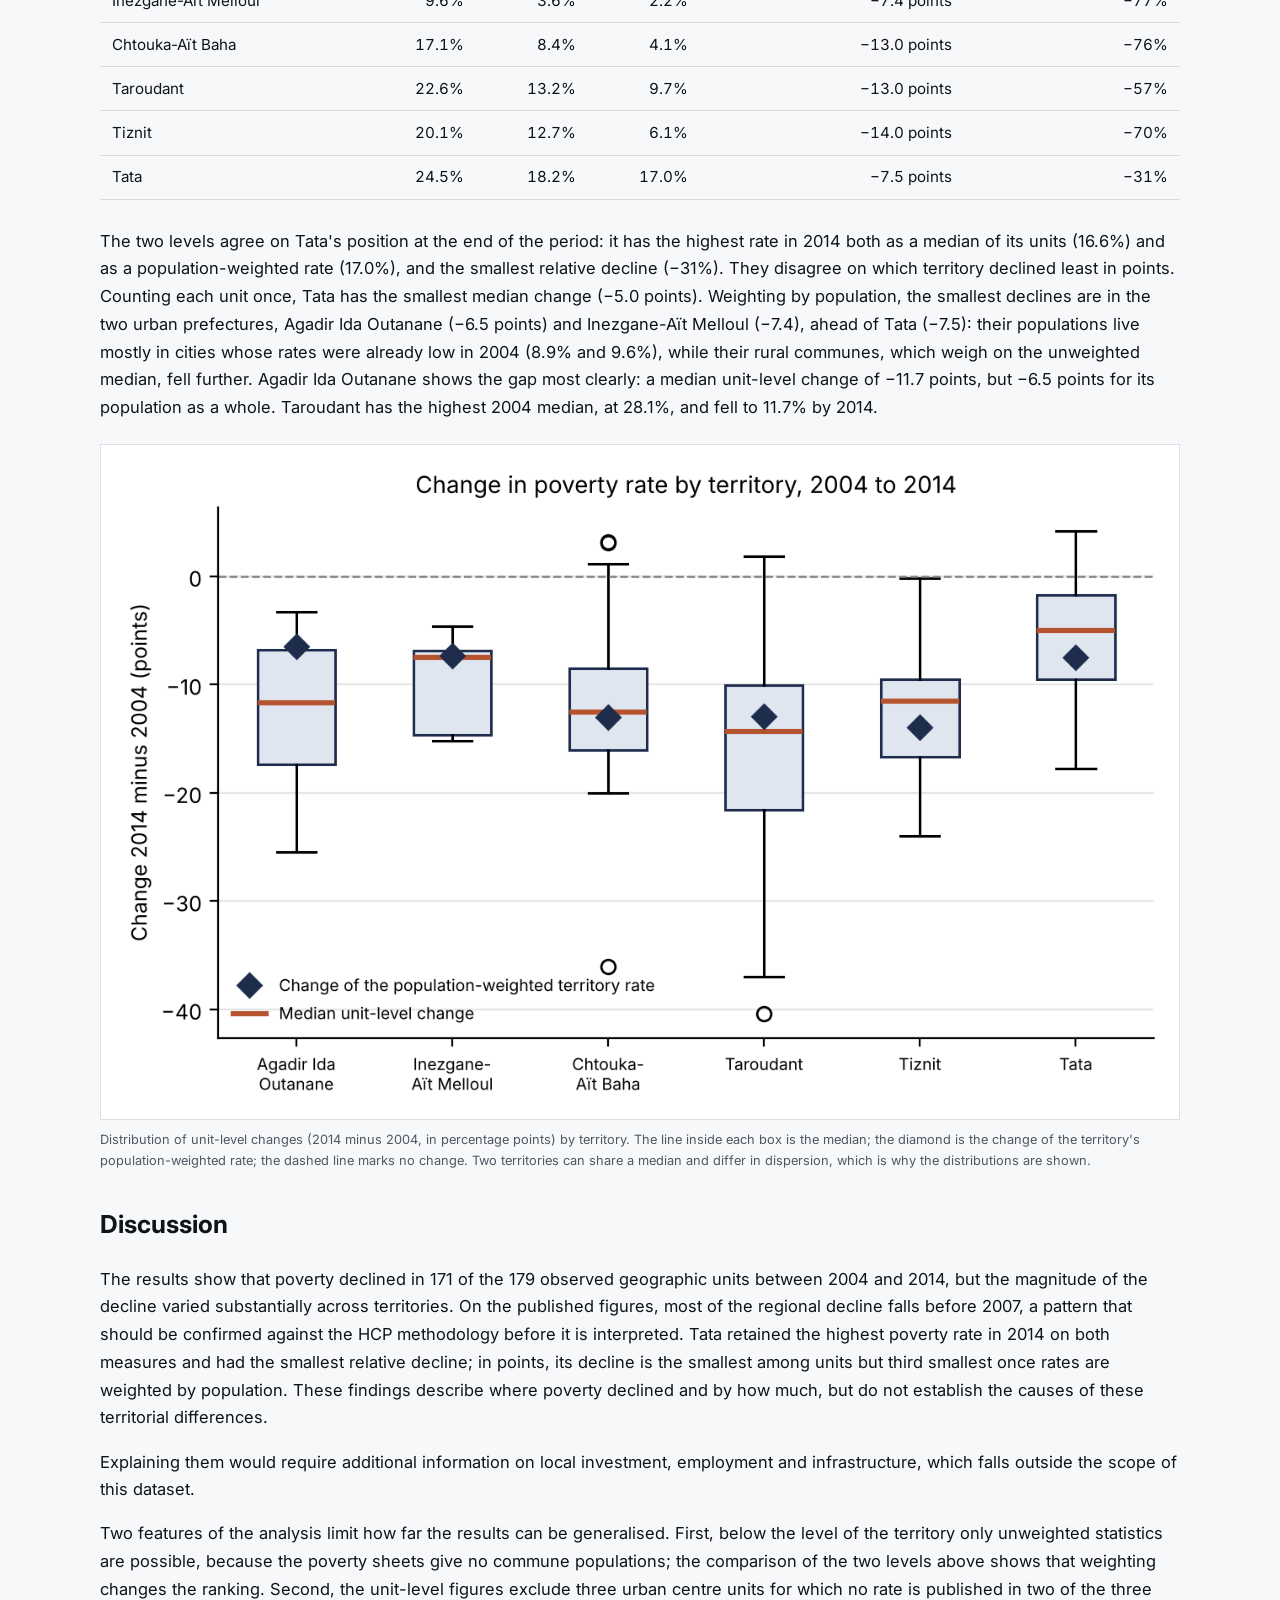
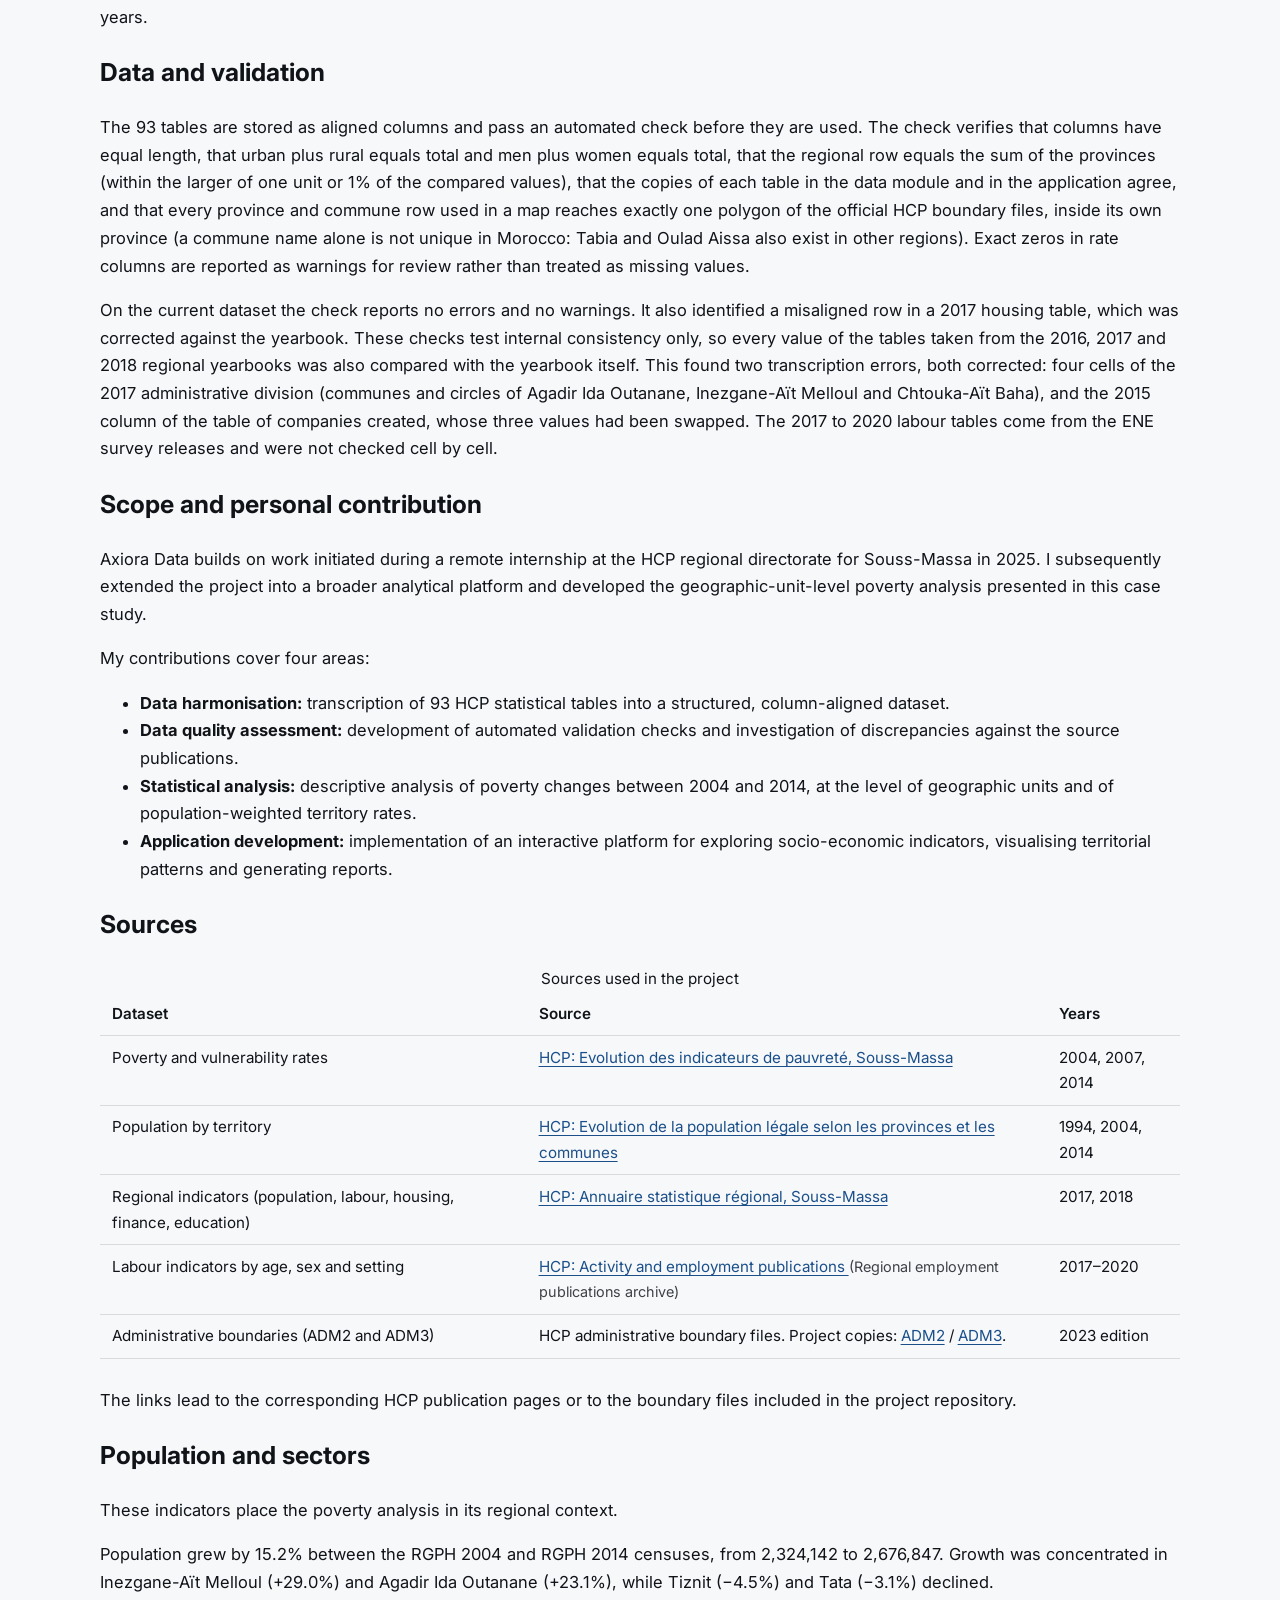
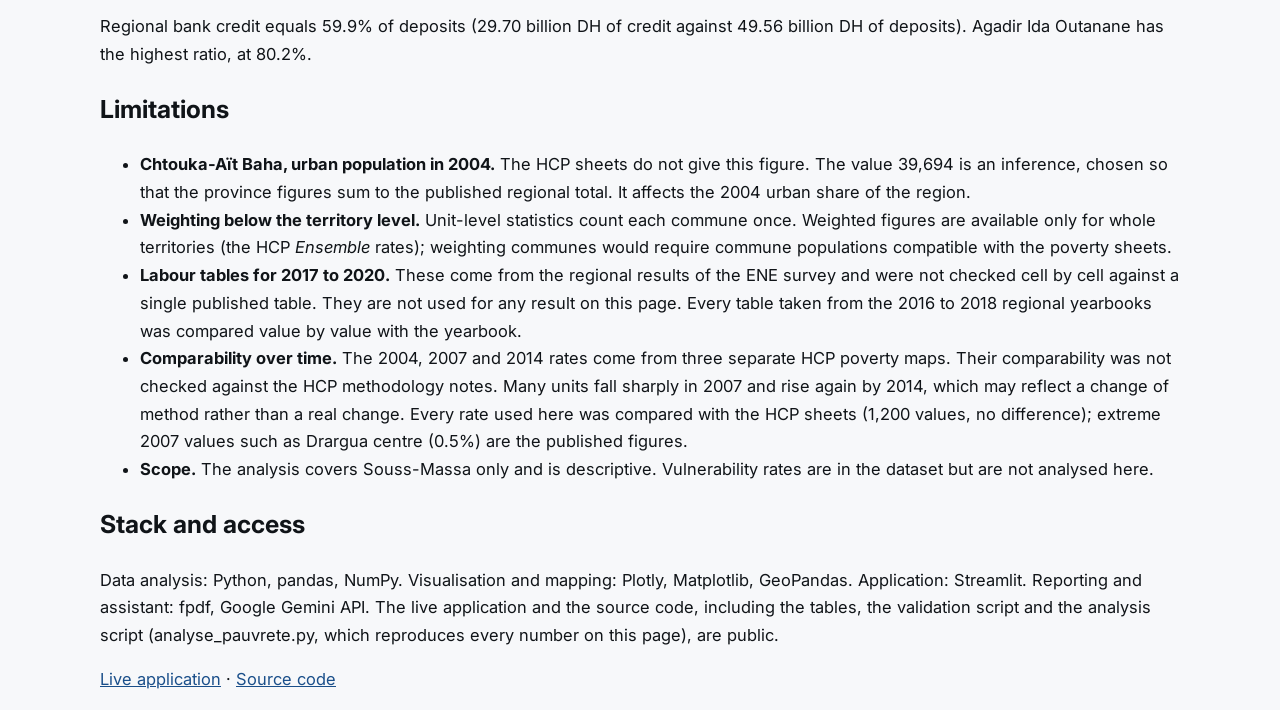
<file: post/axiora/index (7).html>
<!DOCTYPE html>
<html lang="en">
<head>
<meta charset="UTF-8" />
<meta name="viewport" content="width=device-width, initial-scale=1" />

<title>Axiora Data · Case study · Malak Mounji</title>

<meta name="description" content="Axiora Data: a quality-checked dataset of 93 HCP tables for the Souss-Massa region, and a statistical analysis of poverty change between 2004 and 2014." />

<link rel="preconnect" href="https://fonts.googleapis.com" />
<link rel="preconnect" href="https://fonts.gstatic.com" crossorigin />
<link href="https://fonts.googleapis.com/css2?family=Newsreader:ital,opsz,wght@0,6..72,400;0,6..72,600;1,6..72,400&family=Inter:wght@400;500;600&family=JetBrains+Mono:wght@400;500&display=swap" rel="stylesheet" />

<link rel="stylesheet" href="../../styles.css" />
<link rel="stylesheet" href="case.css" />

<style>
  .results-table {
    width: 100%;
    border-collapse: collapse;
    margin: 1.25rem 0 1.75rem;
    font-size: 0.95rem;
  }

  .results-table th,
  .results-table td {
    text-align: left;
    padding: 0.55rem 0.75rem;
    border-bottom: 1px solid rgba(0,0,0,0.12);
    vertical-align: top;
  }

  .results-table th {
    font-weight: 600;
  }

  .results-table td.num,
  .results-table th.num {
    white-space: nowrap;
    text-align: right;
    font-variant-numeric: tabular-nums;
  }

  .results-table a,
  .source-link {
    text-decoration: underline;
    text-underline-offset: 3px;
  }

  .source-note {
    font-size: 0.9rem;
    opacity: 0.8;
  }

  @media (max-width: 700px) {
    .results-table {
      font-size: 0.82rem;
      display: block;
      overflow-x: auto;
    }

    .results-table th,
    .results-table td {
      padding: 0.45rem 0.4rem;
    }
  }
</style>
</head>

<body>

<a class="skip" href="#main">Skip to content</a>

<header class="masthead">
  <div class="wrap masthead-in">
    <a class="wordmark" href="../../index.html">Malak&nbsp;Mounji</a>

    <nav class="nav" aria-label="Sections">
      <a href="../../index.html#work">All work</a>
      <a href="https://axiora-data.streamlit.app/" target="_blank" rel="noopener">Live app</a>
      <a href="https://github.com/mounjimallak-bit/Axiora-data-app" target="_blank" rel="noopener">Source</a>
      <a class="nav-cv" href="../../malak.pdf">CV (PDF)</a>
    </nav>
  </div>
</header>

<main id="main">

<section class="hero case-hero">
  <div class="wrap">

    <p class="eyebrow">
      Case study · Project extending a remote internship at the HCP regional directorate for Souss-Massa · 2025
    </p>

    <h1>Axiora Data</h1>

    <p class="standfirst">
      A quality-checked dataset and a statistical analysis of poverty
      and population across the Souss-Massa region of Morocco, built
      from 93 tables published by the High Commission for Planning (HCP).
    </p>

    <div class="case-actions">
      <a class="btn btn-solid"
         href="https://axiora-data.streamlit.app/"
         target="_blank"
         rel="noopener">
        Open the live app
      </a>

      <a class="btn"
         href="https://github.com/mounjimallak-bit/Axiora-data-app"
         target="_blank"
         rel="noopener">
        View source
      </a>
    </div>

  </div>
</section>


<article class="wrap case-body" id="main-content">


<!-- SUMMARY -->

<section id="summary">
  <h2>Summary</h2>

  <p>
    Official statistics for the six territories of Souss-Massa are
    published in tables that are difficult to compare across years
    and places. This project transcribed 93 of these tables, checked
    them for internal consistency, and used them to answer descriptive
    questions about population, housing, finance and poverty.
    The main analysis examines changes in poverty rates between
    2004 and 2014 across communes and urban centre units.
  </p>
</section>


<!-- RESEARCH QUESTION -->

<section id="question">
  <h2>Research question</h2>

  <p>
    <em>
      Did poverty decline uniformly across the communes and urban
      centre units of Souss-Massa between 2004 and 2014, and where
      did it decline least?
    </em>
  </p>

  <p>
    The question is descriptive. It asks how the distribution of
    poverty rates changed and how the change differed between
    territories. It does not test a causal hypothesis.
  </p>
</section>


<!-- DATA AND METHOD -->

<section id="method">
  <h2>Data and method</h2>

  <p>
    <strong>Source.</strong>
    The rates come from the HCP communal poverty evolution sheets
    for 2004, 2007 and 2014, which report poverty rates for communes
    and urban centre units across the six territories.
    Subtotal rows (urban, rural and total for each territory) are
    excluded, leaving 182 geographic units.
    <a class="source-link"
       href="https://www.hcp.ma/region-agadir/Evolution-des-indicateurs-de-pauvrete-2004-2007-et-2014_a73.html"
       target="_blank"
       rel="noopener">HCP source publications</a>.
  </p>

  <p>
    <strong>Units analysed.</strong>
    The analysis uses 179 geographic units with a rate available
    in all three years. These consist of 175 communes and four
    urban centre units (AC). Three additional AC records from
    Chtouka-Aït Baha have no rate in the 2004 and 2007 sheets and
    are excluded. Because only units with all three rates are kept,
    the results describe these 179 geographic units only.
  </p>

  <p>
    <strong>Notation.</strong>
    Let <code>x<sub>i</sub></code>,
    <code>y<sub>i</sub></code> and
    <code>z<sub>i</sub></code> be the poverty rates (in percent)
    of geographic unit <code>i</code> in 2004, 2007 and 2014,
    for the 179 units.
    The change for unit <code>i</code> is
    <code>d<sub>i</sub> = z<sub>i</sub> - x<sub>i</sub></code>,
    in percentage points.
  </p>

  <p>
    <strong>Two levels of description.</strong>
    Distributions of local rates are summarised by the median, the 25th and 75th
    percentiles, and the interquartile range
    <code>IQR = Q3 - Q1</code>; at this level each geographic unit counts once,
    regardless of its population, because the poverty sheets give no population
    for communes. Territories are also compared on the rate the HCP publishes for
    each province or prefecture as a whole (its <em>Ensemble</em> row), which is
    weighted by population. The two levels answer different questions (how local
    rates changed, and how poverty changed for the people of a territory) and can
    rank the territories differently.
  </p>

  <p>
    <strong>No hypothesis test.</strong>
    The 179 units are all the units with a published rate in the three years,
    not a random sample drawn from a larger set, and neighbouring units are not
    independent. A p-value or a resampling interval would describe a sampling
    process that did not take place, so none is reported: the figures below are
    the observed values for the whole set.
  </p>

  <p>
    <strong>Validation.</strong>
    Before analysis, every table passes an automated check of
    column lengths, totals and territory names.
    The check reports no errors on the current dataset
    (see Data and validation below).
  </p>
</section>


<!-- RESULTS -->

<section id="results">

  <h2>Results</h2>

  <h3>Distribution across the region</h3>

  <table class="results-table">
    <caption>
      Distribution of poverty rates across geographic units,
      2004, 2007 and 2014
    </caption>

    <thead>
      <tr>
        <th scope="col">Year</th>
        <th scope="col" class="num">Units</th>
        <th scope="col" class="num">25th percentile</th>
        <th scope="col" class="num">Median</th>
        <th scope="col" class="num">75th percentile</th>
        <th scope="col" class="num">Mean</th>
      </tr>
    </thead>

    <tbody>
      <tr>
        <td>2004</td>
        <td class="num">179</td>
        <td class="num">17.2%</td>
        <td class="num">23.0%</td>
        <td class="num">31.5%</td>
        <td class="num">24.1%</td>
      </tr>

      <tr>
        <td>2007</td>
        <td class="num">179</td>
        <td class="num">9.6%</td>
        <td class="num">14.0%</td>
        <td class="num">18.2%</td>
        <td class="num">14.1%</td>
      </tr>

      <tr>
        <td>2014</td>
        <td class="num">179</td>
        <td class="num">5.8%</td>
        <td class="num">10.2%</td>
        <td class="num">15.5%</td>
        <td class="num">11.1%</td>
      </tr>
    </tbody>
  </table>

  <p>
    The median poverty rate fell from 23.0% to 10.2%, a decrease
    of 12.8 percentage points, or 55.5% of the 2004 median.
    The decline was not evenly spread over the period.
    The median fell by 9.0 points between 2004 and 2007 and by
    3.8 points between 2007 and 2014. On the published figures,
    most of the decrease therefore falls in the first three years,
    but this depends on the three HCP poverty maps being comparable
    over time, which was not checked (see Limitations).
  </p>

  <p>
    The spread between geographic units also narrowed.
    The interquartile range was 14.3 points in 2004
    (17.2% to 31.5%) and 9.7 points in 2014
    (5.8% to 15.5%). The interquartile range therefore narrowed,
    so the middle half of the observed units became more similar.
    This describes the spread of the central 50% only; it does
    not describe the range between the lowest and highest units.
  </p>

  <figure class="shot shot--wide">
    <img
      src="images/pauvrete_boxplot.png"
      alt="Boxplots of poverty rates in 2004, 2007 and 2014"
      loading="lazy"
    />
    <figcaption>
      Distribution of poverty rates, 2004, 2007 and 2014
      (179 geographic units with complete data).
      Boxes show the interquartile range; the line is the median.
    </figcaption>
  </figure>

  <figure class="shot shot--wide">
    <img
      src="images/pauvrete_carte_changements.png"
      alt="Map of the change in poverty rate between 2004 and 2014"
      loading="lazy"
    />
    <figcaption>
      Change in poverty rate, 2014 minus 2004, in percentage points.
      Blue indicates a decline, red an increase. The map draws one
      polygon per commune (175 polygons).
      Four urban centre units (AC) of Drargua, Aourir, Temsia and
      Massa share their polygon with the commune of the same name
      in the HCP boundary file; the map shows the commune value
      for these polygons. The four AC values are included in all
      statistics (179 observations in total) but are not drawn
      separately. Sources: HCP poverty sheets; HCP administrative
      boundaries.
    </figcaption>
  </figure>


  <h3>Change by geographic unit</h3>

  <p>
    171 of the 179 geographic units (95.5%) recorded a lower
    rate in 2014 than in 2004. The remaining eight recorded
    an increase, with the largest increase being 4.2 points.
    The largest decline was 40.4 points.
    The median change is −12.5 points; half of the units
    changed by between −17.8 and −7.8 points.
  </p>

  <p>
    This is a different statistic from the difference between
    the two medians (23.0% − 10.2% = 12.8 points):
    the median of unit-level changes depends on how each
    geographic unit moves, not only on where the central
    observation sits in each year's distribution.
  </p>




  <h3>Change by territory</h3>

  <table class="results-table">
    <caption>
      Local rates by territory: median rate and median unit-level change (each unit counts once)
    </caption>

    <thead>
      <tr>
        <th scope="col">Territory</th>
        <th scope="col" class="num">Units</th>
        <th scope="col" class="num">Median 2004</th>
        <th scope="col" class="num">Median 2014</th>
        <th scope="col" class="num">Median change</th>
        <th scope="col">Units with a decline</th>
      </tr>
    </thead>

    <tbody>
      <tr>
        <td>Agadir Ida Outanane</td>
        <td class="num">15</td>
        <td class="num">21.4%</td>
        <td class="num">6.8%</td>
        <td class="num">−11.7 points</td>
        <td>15 of 15</td>
      </tr>

      <tr>
        <td>Inezgane-Aït Melloul</td>
        <td class="num">7</td>
        <td class="num">13.8%</td>
        <td class="num">4.3%</td>
        <td class="num">−7.5 points</td>
        <td>7 of 7</td>
      </tr>

      <tr>
        <td>Chtouka-Aït Baha</td>
        <td class="num">23</td>
        <td class="num">17.3%</td>
        <td class="num">7.3%</td>
        <td class="num">−12.5 points</td>
        <td>20 of 23</td>
      </tr>

      <tr>
        <td>Taroudant</td>
        <td class="num">89</td>
        <td class="num">28.1%</td>
        <td class="num">11.7%</td>
        <td class="num">−14.4 points</td>
        <td>87 of 89</td>
      </tr>

      <tr>
        <td>Tiznit</td>
        <td class="num">25</td>
        <td class="num">20.7%</td>
        <td class="num">7.5%</td>
        <td class="num">−11.5 points</td>
        <td>25 of 25</td>
      </tr>

      <tr>
        <td>Tata</td>
        <td class="num">20</td>
        <td class="num">21.2%</td>
        <td class="num">16.6%</td>
        <td class="num">−5.0 points</td>
        <td>17 of 20</td>
      </tr>
    </tbody>
  </table>

  <table class="results-table">
    <caption>
      Population-weighted poverty rate of each territory, as published by the HCP
      (<em>Ensemble</em> row of each sheet)
    </caption>

    <thead>
      <tr>
        <th scope="col">Territory</th>
        <th scope="col" class="num">2004</th>
        <th scope="col" class="num">2007</th>
        <th scope="col" class="num">2014</th>
        <th scope="col" class="num">Change 2004–2014</th>
        <th scope="col" class="num">Relative change</th>
      </tr>
    </thead>

    <tbody>
      <tr><td>Agadir Ida Outanane</td><td class="num">8.9%</td><td class="num">4.3%</td><td class="num">2.4%</td><td class="num">−6.5 points</td><td class="num">−73%</td></tr>
      <tr><td>Inezgane-Aït Melloul</td><td class="num">9.6%</td><td class="num">3.6%</td><td class="num">2.2%</td><td class="num">−7.4 points</td><td class="num">−77%</td></tr>
      <tr><td>Chtouka-Aït Baha</td><td class="num">17.1%</td><td class="num">8.4%</td><td class="num">4.1%</td><td class="num">−13.0 points</td><td class="num">−76%</td></tr>
      <tr><td>Taroudant</td><td class="num">22.6%</td><td class="num">13.2%</td><td class="num">9.7%</td><td class="num">−13.0 points</td><td class="num">−57%</td></tr>
      <tr><td>Tiznit</td><td class="num">20.1%</td><td class="num">12.7%</td><td class="num">6.1%</td><td class="num">−14.0 points</td><td class="num">−70%</td></tr>
      <tr><td>Tata</td><td class="num">24.5%</td><td class="num">18.2%</td><td class="num">17.0%</td><td class="num">−7.5 points</td><td class="num">−31%</td></tr>
    </tbody>
  </table>

  <p>
    The two levels agree on Tata's position at the end of the period: it has
    the highest rate in 2014 both as a median of its units (16.6%) and as a
    population-weighted rate (17.0%), and the smallest relative decline (−31%).
    They disagree on which territory declined least in points. Counting each
    unit once, Tata has the smallest median change (−5.0 points). Weighting by
    population, the smallest declines are in the two urban prefectures,
    Agadir Ida Outanane (−6.5 points) and Inezgane-Aït Melloul (−7.4), ahead of
    Tata (−7.5): their populations live mostly in cities whose rates were
    already low in 2004 (8.9% and 9.6%), while their rural communes, which weigh
    on the unweighted median, fell further. Agadir Ida Outanane shows the gap
    most clearly: a median unit-level change of −11.7 points, but −6.5 points
    for its population as a whole. Taroudant has the highest 2004 median, at 28.1%,
    and fell to 11.7% by 2014.
  </p>

  <figure class="shot shot--wide">
    <img
      src="images/pauvrete_boxplot_territoires.png"
      alt="Boxplots of unit-level changes in poverty rate by territory"
      loading="lazy"
    />
    <figcaption>
      Distribution of unit-level changes (2014 minus 2004,
      in percentage points) by territory. The line inside each
      box is the median; the diamond is the change of the territory's
      population-weighted rate; the dashed line marks no change.
      Two territories can share a median and differ in dispersion,
      which is why the distributions are shown.
    </figcaption>
  </figure>

</section>


<!-- DISCUSSION -->

<section id="discussion">
  <h2>Discussion</h2>

  <p>
    The results show that poverty declined in 171 of the 179
    observed geographic units between 2004 and 2014, but the
    magnitude of the decline varied substantially across
    territories. On the published figures, most of the regional
    decline falls before 2007, a pattern that should be confirmed
    against the HCP methodology before it is interpreted. Tata retained the highest poverty
    rate in 2014 on both measures and had the smallest relative decline; in points,
    its decline is the smallest among units but third smallest once rates are
    weighted by population. These findings describe where poverty declined
    and by how much, but do not establish the causes of these
    territorial differences.
  </p>

  <p>
    Explaining them would require additional information on
    local investment, employment and infrastructure, which
    falls outside the scope of this dataset.
  </p>

  <p>
    Two features of the analysis limit how far the results
    can be generalised. First, below the level of the territory
    only unweighted statistics are possible, because the poverty
    sheets give no commune populations; the comparison of the two
    levels above shows that weighting changes the ranking. Second,
    the unit-level figures exclude three urban centre units for
    which no rate is published in two of the three years.
  </p>
</section>


<!-- DATA VALIDATION -->

<section id="validation">
  <h2>Data and validation</h2>

  <p>
    The 93 tables are stored as aligned columns and pass an
    automated check before they are used. The check verifies
    that columns have equal length, that urban plus rural
    equals total and men plus women equals total, that the
    regional row equals the sum of the provinces (within the
    larger of one unit or 1% of the compared values), that
    the copies of each table in the data module and in the
    application agree, and that every province and commune
    row used in a map reaches exactly one polygon of the official
    HCP boundary files, inside its own province (a commune name
    alone is not unique in Morocco: Tabia and Oulad Aissa also
    exist in other regions). Exact zeros in rate columns are
    reported as warnings for review rather than treated
    as missing values.
  </p>

  <p>
    On the current dataset the check reports no errors
    and no warnings. It also identified a misaligned row
    in a 2017 housing table, which was corrected against
    the yearbook. These checks test internal consistency
    only, so every value of the tables taken from the
    2016, 2017 and 2018 regional yearbooks was also compared
    with the yearbook itself. This found two transcription
    errors, both corrected: four cells of the 2017
    administrative division (communes and circles of
    Agadir Ida Outanane, Inezgane-Aït Melloul and
    Chtouka-Aït Baha), and the 2015 column of the table of
    companies created, whose three values had been
    swapped. The 2017 to 2020 labour tables come from the
    ENE survey releases and were not checked cell by cell.
  </p>
</section>


<!-- CONTRIBUTION -->

<section id="contributions">
  <h2>Scope and personal contribution</h2>

  <p>
    Axiora Data builds on work initiated during a remote
    internship at the HCP regional directorate for Souss-Massa
    in 2025. I subsequently extended the project into a broader
    analytical platform and developed the geographic-unit-level
    poverty analysis presented in this case study.
  </p>

  <p>My contributions cover four areas:</p>

  <ul>
    <li>
      <strong>Data harmonisation:</strong>
      transcription of 93 HCP statistical tables into a
      structured, column-aligned dataset.
    </li>

    <li>
      <strong>Data quality assessment:</strong>
      development of automated validation checks and
      investigation of discrepancies against the source
      publications.
    </li>

    <li>
      <strong>Statistical analysis:</strong>
      descriptive analysis of poverty changes between
      2004 and 2014, at the level of geographic units and of
      population-weighted territory rates.
    </li>

    <li>
      <strong>Application development:</strong>
      implementation of an interactive platform for
      exploring socio-economic indicators, visualising
      territorial patterns and generating reports.
    </li>
  </ul>
</section>


<!-- SOURCES -->

<section id="references">
  <h2>Sources</h2>

  <table class="results-table">
    <caption>Sources used in the project</caption>

    <thead>
      <tr>
        <th scope="col">Dataset</th>
        <th scope="col">Source</th>
        <th scope="col">Years</th>
      </tr>
    </thead>

    <tbody>

      <tr>
        <td>Poverty and vulnerability rates</td>
        <td>
          <a href="https://www.hcp.ma/region-agadir/Evolution-des-indicateurs-de-pauvrete-2004-2007-et-2014_a73.html"
             target="_blank"
             rel="noopener">
            HCP: Evolution des indicateurs de pauvreté,
            Souss-Massa
          </a>
        </td>
        <td>2004, 2007, 2014</td>
      </tr>

      <tr>
        <td>Population by territory</td>
        <td>
          <a href="https://www.hcp.ma/region-agadir/Evolution-de-la-population-legale-selon-les-Provinces-et-les-Communes-de-la-Region-Souss-Massa_a24.html"
             target="_blank"
             rel="noopener">
            HCP: Evolution de la population légale selon
            les provinces et les communes
          </a>
        </td>
        <td>1994, 2004, 2014</td>
      </tr>

      <tr>
        <td>Regional indicators (population, labour, housing, finance, education)</td>
        <td>
          <a href="https://www.hcp.ma/region-agadir/Annuaire-statistique-regional_a2.html"
             target="_blank"
             rel="noopener">
            HCP: Annuaire statistique régional,
            Souss-Massa
          </a>
        </td>
        <td>2017, 2018</td>
      </tr>

      <tr>
        <td>Labour indicators by age, sex and setting</td>
        <td>
          <a href="https://www.hcp.ma/region-agadir/Activite-et-emploi_r13.html"
             target="_blank"
             rel="noopener">
            HCP: Activity and employment publications
          </a>
          <span class="source-note">
            (Regional employment publications archive)
          </span>
        </td>
        <td>2017–2020</td>
      </tr>

      <tr>
        <td>Administrative boundaries (ADM2 and ADM3)</td>
        <td>
          HCP administrative boundary files.
          Project copies:
          <a href="https://github.com/mounjimallak-bit/Axiora-data-app/tree/main/mar_admbnda_adm2_hcp_20230925"
             target="_blank"
             rel="noopener">ADM2</a>
          /
          <a href="https://github.com/mounjimallak-bit/Axiora-data-app/tree/main/mar_admbnda_adm3_hcp_20230925"
             target="_blank"
             rel="noopener">ADM3</a>.
        </td>
        <td>2023 edition</td>
      </tr>

    </tbody>
  </table>

  <p class="note">
    The links lead to the corresponding HCP publication pages
    or to the boundary files included in the project repository.
  </p>
</section>


<!-- POPULATION AND SECTORS -->

<section id="population">
  <h2>Population and sectors</h2>

  <p>
    These indicators place the poverty analysis in its
    regional context.
  </p>

  <p>
    Population grew by 15.2% between the RGPH 2004 and
    RGPH 2014 censuses, from 2,324,142 to 2,676,847.
    Growth was concentrated in Inezgane-Aït Melloul
    (+29.0%) and Agadir Ida Outanane (+23.1%),
    while Tiznit (−4.5%) and Tata (−3.1%) declined.
  </p>

  <p>
    Regional bank credit equals 59.9% of deposits
    (29.70 billion DH of credit against 49.56 billion DH
    of deposits). Agadir Ida Outanane has the highest
    ratio, at 80.2%.
  </p>
</section>


<!-- LIMITATIONS -->

<section id="limitations">
  <h2>Limitations</h2>

  <ul>
    <li>
      <strong>Chtouka-Aït Baha, urban population in 2004.</strong>
      The HCP sheets do not give this figure. The value
      39,694 is an inference, chosen so that the province
      figures sum to the published regional total.
      It affects the 2004 urban share of the region.
    </li>

    <li>
      <strong>Weighting below the territory level.</strong>
      Unit-level statistics count each commune once. Weighted
      figures are available only for whole territories (the HCP
      <em>Ensemble</em> rates); weighting communes would require
      commune populations compatible with the poverty sheets.
    </li>

    <li>
      <strong>Labour tables for 2017 to 2020.</strong>
      These come from the regional results of the ENE survey
      and were not checked cell by cell against a single
      published table. They are not used for any result
      on this page. Every table taken from the 2016 to
      2018 regional yearbooks was compared value by value
      with the yearbook.
    </li>



    <li>
      <strong>Comparability over time.</strong>
      The 2004, 2007 and 2014 rates come from three separate HCP
      poverty maps. Their comparability was not checked against the
      HCP methodology notes. Many units fall sharply in 2007 and
      rise again by 2014, which may reflect a change of method rather
      than a real change. Every rate used here was compared with the
      HCP sheets (1,200 values, no difference); extreme 2007 values
      such as Drargua centre (0.5%) are the published figures.
    </li>
    <li>
      <strong>Scope.</strong>
      The analysis covers Souss-Massa only and is descriptive.
      Vulnerability rates are in the dataset but are not
      analysed here.
    </li>
  </ul>
</section>


<!-- TECHNOLOGY -->

<section id="stack">
  <h2>Stack and access</h2>

  <p>
    Data analysis: Python, pandas, NumPy.
    Visualisation and mapping: Plotly, Matplotlib, GeoPandas.
    Application: Streamlit. Reporting and assistant: fpdf,
    Google Gemini API.
    The live application and the source code, including
    the tables, the validation script and the analysis script
    (analyse_pauvrete.py, which reproduces every number on this
    page), are public.
  </p>

  <p>
    <a href="https://axiora-data.streamlit.app/"
       target="_blank"
       rel="noopener">Live application</a>
    ·
    <a href="https://github.com/mounjimallak-bit/Axiora-data-app"
       target="_blank"
       rel="noopener">Source code</a>
  </p>
</section>


</article>
</main>

</body>
</html>
</file>
<file: styles.css>
/* ================================================================
   Malak Mounji — portfolio
   Direction: technical paper. Light ground, high contrast, one
   accent for signal and one for anomaly. Figures set in mono so
   measurements read as instrument output.
   ================================================================ */

:root{
  --paper:      #F7F8FA;
  --paper-alt:  #EFF1F5;
  --ink:        #101418;
  --ink-soft:   #4E5763;
  --rule:       #DCE0E7;
  --signal:     #1A4F8A;   /* normal behaviour, links, emphasis */
  --anomaly:    #C4443B;   /* used only where something is flagged */

  --serif: "Newsreader", Georgia, serif;
  --sans:  "Inter", system-ui, -apple-system, sans-serif;
  --mono:  "JetBrains Mono", ui-monospace, "SFMono-Regular", monospace;

  --measure: 68ch;
  --gap: clamp(2.5rem, 6vw, 5rem);
}

*, *::before, *::after{ box-sizing: border-box; }

html{ scroll-behavior: smooth; }

body{
  margin: 0;
  background: var(--paper);
  color: var(--ink);
  font-family: var(--sans);
  font-size: 16.5px;
  line-height: 1.68;
  -webkit-font-smoothing: antialiased;
}

.wrap{ width: min(1080px, 90%); margin-inline: auto; }

a{ color: var(--signal); }

code{
  font-family: var(--mono);
  font-size: .88em;
  background: var(--paper-alt);
  padding: .1em .35em;
  border-radius: 3px;
}

.skip{
  position: absolute; left: -9999px;
  background: var(--ink); color: var(--paper);
  padding: .6rem 1rem;
}
.skip:focus{ left: 1rem; top: 1rem; z-index: 100; }

:focus-visible{ outline: 2px solid var(--signal); outline-offset: 3px; }

/* ---------------- masthead ---------------- */
.masthead{
  border-bottom: 1px solid var(--rule);
  background: color-mix(in srgb, var(--paper) 88%, transparent);
  backdrop-filter: blur(8px);
  position: sticky; top: 0; z-index: 20;
}

.masthead-in{
  display: flex; align-items: baseline;
  justify-content: space-between; gap: 1.5rem;
  padding: 1.05rem 0;
}

.wordmark{
  font-family: var(--serif);
  font-size: 1.16rem;
  font-weight: 600;
  letter-spacing: -.01em;
  text-decoration: none;
  color: var(--ink);
}

.nav{ display: flex; gap: 1.6rem; flex-wrap: wrap; }

.nav a{
  font-size: .84rem;
  letter-spacing: .04em;
  text-transform: uppercase;
  text-decoration: none;
  color: var(--ink-soft);
}
.nav a:hover{ color: var(--ink); }
.nav .nav-cv{ color: var(--signal); font-weight: 500; }

/* ---------------- hero ---------------- */
.hero{ padding: clamp(3.5rem, 9vw, 6.5rem) 0 var(--gap); }

.eyebrow{
  font-family: var(--mono);
  font-size: .76rem;
  letter-spacing: .1em;
  text-transform: uppercase;
  color: var(--ink-soft);
  margin: 0 0 1.6rem;
}

.hero h1{
  font-family: var(--serif);
  font-weight: 400;
  font-size: clamp(2.1rem, 5.4vw, 3.5rem);
  line-height: 1.13;
  letter-spacing: -.02em;
  margin: 0 0 1.5rem;
  max-width: 20ch;
}

.lede{
  max-width: var(--measure);
  font-size: 1.06rem;
  color: var(--ink-soft);
  margin: 0 0 2.8rem;
}

/* ---- signature: real model output ---- */
.signal-fig{ margin: 0 0 2.2rem; }

.signal{
  display: block;
  width: 100%;
  height: clamp(120px, 20vw, 180px);
  border-top: 1px solid var(--rule);
  border-bottom: 1px solid var(--rule);
  overflow: visible;
}

.signal .trace{
  fill: none;
  stroke: var(--signal);
  stroke-width: 1.4;
  vector-effect: non-scaling-stroke;
  stroke-linejoin: round;
}

.signal .thr{
  stroke: var(--anomaly);
  stroke-width: 1;
  stroke-dasharray: 5 4;
  vector-effect: non-scaling-stroke;
  opacity: .75;
}

.signal .anom{
  fill: var(--anomaly);
  vector-effect: non-scaling-stroke;
}

.signal-fig figcaption{
  display: flex; flex-wrap: wrap;
  gap: .5rem 1.5rem;
  margin-top: .9rem;
  font-size: .8rem;
  color: var(--ink-soft);
}

.legend{ display: inline-flex; align-items: center; gap: .45rem; }

.legend i{ width: 15px; height: 2px; display: inline-block; }
.k-trace{ background: var(--signal); }
.k-thr{
  background: repeating-linear-gradient(
    to right, var(--anomaly) 0 4px, transparent 4px 7px);
}
.k-anom{
  width: 8px !important; height: 8px !important;
  border-radius: 50%; background: var(--anomaly);
}

.src{ font-style: italic; margin-left: auto; }

/* ---- headline metrics ---- */
.metrics{
  display: grid;
  grid-template-columns: repeat(auto-fit, minmax(140px, 1fr));
  gap: 1px;
  margin: 0;
  background: var(--rule);
  border: 1px solid var(--rule);
}

.metrics > div{ background: var(--paper); padding: 1.1rem 1.2rem; }

.metrics dt{
  font-size: .72rem;
  letter-spacing: .07em;
  text-transform: uppercase;
  color: var(--ink-soft);
}

.metrics dd{
  margin: .3rem 0 0;
  font-family: var(--mono);
  font-size: 1.32rem;
  font-weight: 500;
}

/* ---------------- sections ---------------- */
.section{ padding: var(--gap) 0; border-top: 1px solid var(--rule); }
.section.alt{ background: var(--paper-alt); }

.section-title{
  font-family: var(--serif);
  font-weight: 600;
  font-size: 1.05rem;
  letter-spacing: .06em;
  text-transform: uppercase;
  margin: 0 0 .7rem;
}

.section-note{
  max-width: var(--measure);
  color: var(--ink-soft);
  margin: 0 0 3rem;
}

/* ---------------- projects ---------------- */
.project{ max-width: var(--measure); }

.project h3{
  font-family: var(--serif);
  font-weight: 600;
  font-size: clamp(1.25rem, 2.6vw, 1.6rem);
  line-height: 1.25;
  letter-spacing: -.01em;
  margin: .7rem 0 1rem;
}

.project h4{
  font-size: .76rem;
  letter-spacing: .09em;
  text-transform: uppercase;
  color: var(--ink-soft);
  margin: 1.8rem 0 .5rem;
}
.project h4:first-child{ margin-top: 0; }

.project p{ margin: 0 0 1rem; }

.proj-lede{ font-size: 1.02rem; }

/* context strip — states type, team and year on every project */
.proj-meta{
  display: flex; flex-wrap: wrap; align-items: center;
  gap: .6rem 1rem;
  padding-bottom: .2rem;
}

.tag{
  font-family: var(--mono);
  font-size: .68rem;
  letter-spacing: .08em;
  text-transform: uppercase;
  border: 1px solid var(--rule);
  padding: .18rem .5rem;
  color: var(--ink-soft);
}
.tag-lead{ border-color: var(--signal); color: var(--signal); }

.ctx{ font-size: .82rem; color: var(--ink-soft); }

/* featured project */
.featured{
  max-width: none;
  border-left: 2px solid var(--signal);
  padding-left: clamp(1.2rem, 3vw, 2.2rem);
  margin-bottom: var(--gap);
}

.featured .proj-lede{ max-width: var(--measure); }

.proj-cols{
  display: grid;
  grid-template-columns: 1.35fr 1fr;
  gap: clamp(1.5rem, 4vw, 3.5rem);
  margin-top: 1.5rem;
}

.restable{
  width: 100%;
  border-collapse: collapse;
  font-size: .9rem;
}

.restable th,
.restable td{
  padding: .5rem 0;
  border-bottom: 1px solid var(--rule);
  text-align: left;
  font-weight: 400;
}

.restable th{ color: var(--ink-soft); }
.restable td{ font-family: var(--mono); text-align: right; }

.fineprint{
  font-size: .8rem;
  color: var(--ink-soft);
  margin-top: .8rem !important;
}

.stack{
  font-family: var(--mono);
  font-size: .82rem;
  color: var(--ink-soft);
  line-height: 1.9;
}

/* the three remaining projects */
.proj-grid{
  display: grid;
  grid-template-columns: repeat(auto-fit, minmax(320px, 1fr));
  gap: var(--gap) clamp(2rem, 5vw, 4rem);
}

.proj-grid .project{
  border-left: 1px solid var(--rule);
  padding-left: clamp(1rem, 2.2vw, 1.6rem);
}

/* links */
.proj-links{ display: flex; flex-wrap: wrap; gap: .7rem; margin-top: 1.4rem; }

.btn{
  display: inline-block;
  font-size: .84rem;
  letter-spacing: .02em;
  text-decoration: none;
  padding: .5rem 1.05rem;
  border: 1px solid var(--signal);
  color: var(--signal);
  transition: background-color .15s ease, color .15s ease;
}

.btn:hover{ background: var(--signal); color: var(--paper); }

.btn-solid{ background: var(--signal); color: var(--paper); }
.btn-solid:hover{ background: var(--ink); border-color: var(--ink); }

/* ---------------- about ---------------- */
.about-grid{
  display: grid;
  grid-template-columns: 1fr;
  gap: clamp(2rem, 6vw, 5rem);
  align-items: start;
}

.about-grid > div > p{ max-width: var(--measure); }

.side h3{
  font-size: .74rem;
  letter-spacing: .09em;
  text-transform: uppercase;
  color: var(--ink-soft);
  margin: 1.7rem 0 .5rem;
}
.side h3:first-child{ margin-top: 0; }

.side p{ margin: 0; }

.plain{ list-style: none; margin: 0; padding: 0; }
.plain li{
  padding: .32rem 0;
  border-bottom: 1px solid var(--rule);
  font-size: .93rem;
}

/* ---------------- contact ---------------- */
.contact-list{ list-style: none; margin: 0; padding: 0; max-width: 640px; }

.contact-list li{
  display: flex; gap: 1.5rem;
  padding: .8rem 0;
  border-bottom: 1px solid var(--rule);
}

.contact-list span{
  flex: 0 0 6.5rem;
  font-size: .74rem;
  letter-spacing: .09em;
  text-transform: uppercase;
  color: var(--ink-soft);
  padding-top: .15rem;
}

.contact-list a{ word-break: break-word; }

/* ---------------- footer ---------------- */
.foot{
  border-top: 1px solid var(--rule);
  padding: 2rem 0 3rem;
}
.foot p{
  margin: 0;
  font-size: .82rem;
  color: var(--ink-soft);
}

/* ---------------- responsive ---------------- */
@media (max-width: 880px){
  .proj-cols,
  .about-grid{ grid-template-columns: 1fr; }
  .src{ margin-left: 0; }
}

@media (max-width: 620px){
  body{ font-size: 16px; }
  .masthead-in{ flex-direction: column; align-items: flex-start; gap: .7rem; }
  .nav{ gap: 1.1rem; }
  .contact-list li{ flex-direction: column; gap: .1rem; }
  .contact-list span{ flex: none; }
}

@media (prefers-reduced-motion: reduce){
  html{ scroll-behavior: auto; }
  *{ transition: none !important; }
}

/* ---------------- print ---------------- */
@media print{
  .masthead, .skip, .proj-links{ display: none; }
  body{ background: #fff; font-size: 11pt; }
  .section, .hero{ padding: 1.2rem 0; }
  .section.alt{ background: #fff; }
  .featured{ border-left: none; padding-left: 0; }
}
</file>
<file: post/project3/case.css>
/* ================================================================
   Case study pages — extends ../../styles.css
   Long-form reading: one column, quiet figures, code folded away.
   ================================================================ */

/* The container itself is the column. Nothing inside can be wider than
   its parent, so text, figures, tables and code align by construction
   rather than by a max-width repeated on every element. */
.case{
  width: min(90%, 760px);
  margin-inline: auto;
  padding-bottom: var(--gap);
}

.case-hero .wrap{ width: min(90%, 760px); }

.case-hero{ padding-bottom: clamp(2rem, 5vw, 3.5rem); }

.case-hero .standfirst{
  font-family: var(--serif);
  font-size: clamp(1.1rem, 2.2vw, 1.4rem);
  line-height: 1.45;
  margin: 0 0 1.4rem;
}

.case-hero .lede{ margin: 0 0 1.8rem; }

/* ---- section rhythm ---- */
.cs{
  padding: clamp(2.2rem, 5vw, 3.4rem) 0;
  border-top: 1px solid var(--rule);
}

.cs > h2{
  font-family: var(--serif);
  font-weight: 600;
  font-size: clamp(1.5rem, 3vw, 2rem);
  letter-spacing: -.015em;
  margin: 0 0 1.4rem;
}

.cs h3{
  font-family: var(--serif);
  font-weight: 600;
  font-size: 1.12rem;
  margin: 2.4rem 0 .7rem;
}

.cs h4{
  font-size: .78rem;
  letter-spacing: .08em;
  text-transform: uppercase;
  color: var(--ink-soft);
  margin: 1.6rem 0 .5rem;
}



.cs li{ margin-bottom: .4rem; }

.cs .note{
  border-left: 2px solid var(--rule);
  padding-left: 1.1rem;
  color: var(--ink-soft);
  font-size: .95rem;
}

/* reading of a figure — sits under the chart it explains */
.reading{
  border-left: 2px solid var(--signal);
  padding-left: 1.1rem;
  font-size: .97rem;
}

/* ---- numbered pipeline ---- */
.pipeline{ padding-left: 1.3rem; }
.pipeline li{ margin-bottom: .7rem; }
.pipeline li::marker{ font-family: var(--mono); color: var(--ink-soft); }

/* ---- tables ---- */
.srctable,
.minitable{
  width: 100%;
  border-collapse: collapse;
  font-size: .87rem;
  margin: 1rem 0 1.6rem;
}

.minitable{ font-size: .8rem; }

.srctable th,
.srctable td,
.minitable th,
.minitable td{
  text-align: left;
  padding: .5rem .7rem .5rem 0;
  border-bottom: 1px solid var(--rule);
  vertical-align: top;
}

.srctable thead th,
.minitable thead th{
  font-size: .72rem;
  letter-spacing: .07em;
  text-transform: uppercase;
  color: var(--ink-soft);
  border-bottom-color: var(--ink);
}

.minitable td:nth-child(n+3){ font-family: var(--mono); text-align: right; }

/* ---- screenshots ---- */
.shot{ margin: 1.4rem 0 2rem; }

/* Never upscale: a 336px screenshot blown up to 1080px is just blurry.
   Images render at natural size, capped by the column. */
.shot img{
  display: block;
  width: 100%;
  max-width: 100%;
  height: auto;
  border: 1px solid var(--rule);
  background: #fff;
}

/* wide screenshots and strips: full column width is the point */


/* two narrow portrait screenshots read as a pair, not a queue */
.shot-pair{
  display: grid;
  grid-template-columns: repeat(2, 1fr);
  gap: 1.2rem;
  margin: 1.4rem 0 2rem;
}
.shot-pair .shot{ margin: 0; }
.shot-pair img{ width: 100%; }

/* same indicator, two years: side by side or the comparison is lost */
.shot-duo{
  display: grid;
  grid-template-columns: repeat(2, 1fr);
  gap: 1.2rem;
  margin: 1.4rem 0 2rem;
}
.shot-duo .shot{ margin: 0; }
.shot-duo img{ width: 100%; }

.shot figcaption{
  margin-top: .55rem;
  font-size: .8rem;
  color: var(--ink-soft);
}

/* ---- folded code ---- */
.codebox{
  border: 1px solid var(--rule);
  margin: 1rem 0 1.8rem;
  background: var(--paper-alt);
}

.codebox summary{
  cursor: pointer;
  padding: .55rem .9rem;
  font-family: var(--mono);
  font-size: .78rem;
  letter-spacing: .04em;
  color: var(--ink-soft);
  list-style: none;
}

.codebox summary::before{ content: "▸ "; }
.codebox[open] summary::before{ content: "▾ "; }
.codebox summary::-webkit-details-marker{ display: none; }
.codebox[open] summary{ border-bottom: 1px solid var(--rule); }

.codebox pre{
  margin: 0;
  padding: .9rem;
  overflow-x: auto;
  background: #fff;
}

.codebox code{
  font-family: var(--mono);
  font-size: .8rem;
  line-height: 1.6;
  background: none;
  padding: 0;
  white-space: pre;
}

/* ---- limitations: the section that must not be skimmed ---- */
.limits-head{ margin-top: 2.6rem !important; }

.limits{
  border: 1px solid var(--anomaly);
  border-left-width: 3px;
  padding: 1.2rem 1.4rem .4rem;
  margin-bottom: 1.5rem;
}

.limits p,
.limits ul{ max-width: none; }

.limits-note{
  font-size: .92rem;
  color: var(--ink-soft);
  font-style: italic;
}

/* ---- two-column comparison ---- */
.twocol{
  display: grid;
  grid-template-columns: 1fr 1fr;
  gap: clamp(1.2rem, 3vw, 2.4rem);
  align-items: start;
  margin: 1.2rem 0 1.6rem;
}

.twocol .minitable,
.twocol .codebox{ max-width: none; }

.twocol h4{ margin-top: 0; }

/* ---- assistant question types ---- */
.qa{
  display: grid;
  grid-template-columns: repeat(auto-fit, minmax(230px, 1fr));
  gap: 1.4rem;
  margin: 1.2rem 0 1.6rem;
}

.qa > div{ border-top: 1px solid var(--rule); padding-top: .8rem; }
.qa h4{ margin-top: 0; }
.qa p{ font-size: .9rem; margin: 0 0 .5rem; }

.qa .q{
  font-family: var(--serif);
  font-style: italic;
  color: var(--ink);
  font-size: .97rem;
}

@media (max-width: 780px){
  .twocol{ grid-template-columns: 1fr; }
}

@media print{
  .codebox{ display: none; }
  .shot img{ max-height: 9cm; object-fit: contain; }
}

/* ---- gallery: nine projection charts read as a set, not a queue ---- */
.shot-grid{
  display: grid;
  grid-template-columns: repeat(3, 1fr);
  gap: 1.2rem .9rem;
  margin: 1.4rem 0 2rem;
}

.shot-grid .shot{ margin: 0; }

.shot-grid .shot img{
  width: 100%;
  aspect-ratio: 4 / 3;
  object-fit: contain;
  padding: .4rem;
}

.shot-grid figcaption{ font-size: .74rem; }

@media (max-width: 900px){
  .shot-grid{ grid-template-columns: repeat(2, 1fr); }
}

@media (max-width: 560px){
  .shot-grid{ grid-template-columns: 1fr; }
}

/* safety net: never let a figure exceed its column, even unstyled-adjacent */
.cs img{ max-width: 100%; height: auto; }

@media (max-width: 560px){
  .shot-pair,
  .shot-duo{ grid-template-columns: 1fr; }
}

/* ---- table of contents ----
   Sits in the left margin on wide screens, so it costs no reading width.
   Collapses to a compact block above the text when the margin disappears. */
.toc{
  font-size: .82rem;
  border-top: 1px solid var(--ink);
  padding-top: .8rem;
  margin: 0 0 2.5rem;
}

.toc-head{
  font-family: var(--mono);
  font-size: .68rem;
  letter-spacing: .1em;
  text-transform: uppercase;
  color: var(--ink-soft);
  margin: 0 0 .7rem;
}

.toc ol{
  list-style: none;
  margin: 0;
  padding: 0;
  counter-reset: toc;
}

.toc li{
  counter-increment: toc;
  margin: 0;
  padding: .22rem 0;
}

.toc li::before{
  content: counter(toc, decimal-leading-zero);
  font-family: var(--mono);
  font-size: .7rem;
  color: var(--ink-soft);
  margin-right: .6rem;
}

.toc a{
  text-decoration: none;
  color: var(--ink);
  border-bottom: 1px solid transparent;
}

.toc a:hover{ border-bottom-color: var(--signal); color: var(--signal); }

/* wide screens: park it in the margin and let it follow the scroll */
@media (min-width: 1180px){
  .toc{
    position: fixed;
    top: 7.5rem;
    left: calc(50% - 380px - 210px);
    width: 180px;
    margin: 0;
    max-height: 70vh;
    overflow-y: auto;
  }
}

@media print{ .toc{ display: none; } }

/* code shown unfolded when it is the evidence for a claim */
.codebox-static{
  border: 1px solid var(--rule);
  background: #fff;
  margin: 1rem 0 1.4rem;
}
.codebox-static pre{ margin: 0; padding: .9rem; overflow-x: auto; }
.codebox-static code{
  font-family: var(--mono);
  font-size: .8rem;
  line-height: 1.6;
  background: none;
  padding: 0;
  white-space: pre;
}

/* compact definition lists used for measure and dimension names */
.dims{ list-style: none; padding: 0; }
.dims li{
  padding: .3rem 0;
  border-bottom: 1px solid var(--rule);
  font-size: .93rem;
}

/* wide screenshots fill the column; the column is already the reading width */
.shot--wide img{ width: 100%; }


/* ---- small screens: wide tables scroll inside their own box, never the page ---- */
@media (max-width: 560px){
  .srctable{ display: block; overflow-x: auto; }
}
</file>
<file: post/axiora/case.css>
/* ================================================================
   Case study pages — extends ../../styles.css
   Long-form reading: one column, quiet figures, code folded away.
   ================================================================ */

/* The container itself is the column. Nothing inside can be wider than
   its parent, so text, figures, tables and code align by construction
   rather than by a max-width repeated on every element. */
.case{
  width: min(90%, 760px);
  margin-inline: auto;
  padding-bottom: var(--gap);
}

.case-hero .wrap{ width: min(90%, 760px); }

.case-hero{ padding-bottom: clamp(2rem, 5vw, 3.5rem); }

.case-hero .standfirst{
  font-family: var(--serif);
  font-size: clamp(1.1rem, 2.2vw, 1.4rem);
  line-height: 1.45;
  margin: 0 0 1.4rem;
}

.case-hero .lede{ margin: 0 0 1.8rem; }

/* ---- section rhythm ---- */
.cs{
  padding: clamp(2.2rem, 5vw, 3.4rem) 0;
  border-top: 1px solid var(--rule);
}

.cs > h2{
  font-family: var(--serif);
  font-weight: 600;
  font-size: clamp(1.5rem, 3vw, 2rem);
  letter-spacing: -.015em;
  margin: 0 0 1.4rem;
}

.cs h3{
  font-family: var(--serif);
  font-weight: 600;
  font-size: 1.12rem;
  margin: 2.4rem 0 .7rem;
}

.cs h4{
  font-size: .78rem;
  letter-spacing: .08em;
  text-transform: uppercase;
  color: var(--ink-soft);
  margin: 1.6rem 0 .5rem;
}



.cs li{ margin-bottom: .4rem; }

.cs .note{
  border-left: 2px solid var(--rule);
  padding-left: 1.1rem;
  color: var(--ink-soft);
  font-size: .95rem;
}

/* reading of a figure — sits under the chart it explains */
.reading{
  border-left: 2px solid var(--signal);
  padding-left: 1.1rem;
  font-size: .97rem;
}

/* ---- numbered pipeline ---- */
.pipeline{ padding-left: 1.3rem; }
.pipeline li{ margin-bottom: .7rem; }
.pipeline li::marker{ font-family: var(--mono); color: var(--ink-soft); }

/* ---- tables ---- */
.srctable,
.minitable{
  width: 100%;
  border-collapse: collapse;
  font-size: .87rem;
  margin: 1rem 0 1.6rem;
}

.minitable{ font-size: .8rem; }

.srctable th,
.srctable td,
.minitable th,
.minitable td{
  text-align: left;
  padding: .5rem .7rem .5rem 0;
  border-bottom: 1px solid var(--rule);
  vertical-align: top;
}

.srctable thead th,
.minitable thead th{
  font-size: .72rem;
  letter-spacing: .07em;
  text-transform: uppercase;
  color: var(--ink-soft);
  border-bottom-color: var(--ink);
}

.minitable td:nth-child(n+3){ font-family: var(--mono); text-align: right; }

/* ---- screenshots ---- */
.shot{ margin: 1.4rem 0 2rem; }

/* Never upscale: a 336px screenshot blown up to 1080px is just blurry.
   Images render at natural size, capped by the column. */
.shot img{
  display: block;
  width: 100%;
  max-width: 100%;
  height: auto;
  border: 1px solid var(--rule);
  background: #fff;
}

/* wide screenshots and strips: full column width is the point */


/* two narrow portrait screenshots read as a pair, not a queue */
.shot-pair{
  display: grid;
  grid-template-columns: repeat(2, 1fr);
  gap: 1.2rem;
  margin: 1.4rem 0 2rem;
}
.shot-pair .shot{ margin: 0; }
.shot-pair img{ width: 100%; }

/* same indicator, two years: side by side or the comparison is lost */
.shot-duo{
  display: grid;
  grid-template-columns: repeat(2, 1fr);
  gap: 1.2rem;
  margin: 1.4rem 0 2rem;
}
.shot-duo .shot{ margin: 0; }
.shot-duo img{ width: 100%; }

.shot figcaption{
  margin-top: .55rem;
  font-size: .8rem;
  color: var(--ink-soft);
}

/* ---- folded code ---- */
.codebox{
  border: 1px solid var(--rule);
  margin: 1rem 0 1.8rem;
  background: var(--paper-alt);
}

.codebox summary{
  cursor: pointer;
  padding: .55rem .9rem;
  font-family: var(--mono);
  font-size: .78rem;
  letter-spacing: .04em;
  color: var(--ink-soft);
  list-style: none;
}

.codebox summary::before{ content: "▸ "; }
.codebox[open] summary::before{ content: "▾ "; }
.codebox summary::-webkit-details-marker{ display: none; }
.codebox[open] summary{ border-bottom: 1px solid var(--rule); }

.codebox pre{
  margin: 0;
  padding: .9rem;
  overflow-x: auto;
  background: #fff;
}

.codebox code{
  font-family: var(--mono);
  font-size: .8rem;
  line-height: 1.6;
  background: none;
  padding: 0;
  white-space: pre;
}

/* ---- limitations: the section that must not be skimmed ---- */
.limits-head{ margin-top: 2.6rem !important; }

.limits{
  border: 1px solid var(--anomaly);
  border-left-width: 3px;
  padding: 1.2rem 1.4rem .4rem;
  margin-bottom: 1.5rem;
}

.limits p,
.limits ul{ max-width: none; }

.limits-note{
  font-size: .92rem;
  color: var(--ink-soft);
  font-style: italic;
}

/* ---- two-column comparison ---- */
.twocol{
  display: grid;
  grid-template-columns: 1fr 1fr;
  gap: clamp(1.2rem, 3vw, 2.4rem);
  align-items: start;
  margin: 1.2rem 0 1.6rem;
}

.twocol .minitable,
.twocol .codebox{ max-width: none; }

.twocol h4{ margin-top: 0; }

/* ---- assistant question types ---- */
.qa{
  display: grid;
  grid-template-columns: repeat(auto-fit, minmax(230px, 1fr));
  gap: 1.4rem;
  margin: 1.2rem 0 1.6rem;
}

.qa > div{ border-top: 1px solid var(--rule); padding-top: .8rem; }
.qa h4{ margin-top: 0; }
.qa p{ font-size: .9rem; margin: 0 0 .5rem; }

.qa .q{
  font-family: var(--serif);
  font-style: italic;
  color: var(--ink);
  font-size: .97rem;
}

@media (max-width: 780px){
  .twocol{ grid-template-columns: 1fr; }
}

@media print{
  .codebox{ display: none; }
  .shot img{ max-height: 9cm; object-fit: contain; }
}

/* ---- gallery: nine projection charts read as a set, not a queue ---- */
.shot-grid{
  display: grid;
  grid-template-columns: repeat(3, 1fr);
  gap: 1.2rem .9rem;
  margin: 1.4rem 0 2rem;
}

.shot-grid .shot{ margin: 0; }

.shot-grid .shot img{
  width: 100%;
  aspect-ratio: 4 / 3;
  object-fit: contain;
  padding: .4rem;
}

.shot-grid figcaption{ font-size: .74rem; }

@media (max-width: 900px){
  .shot-grid{ grid-template-columns: repeat(2, 1fr); }
}

@media (max-width: 560px){
  .shot-grid{ grid-template-columns: 1fr; }
}

/* safety net: never let a figure exceed its column, even unstyled-adjacent */
.cs img{ max-width: 100%; height: auto; }

@media (max-width: 560px){
  .shot-pair,
  .shot-duo{ grid-template-columns: 1fr; }
}

/* ---- table of contents ----
   Sits in the left margin on wide screens, so it costs no reading width.
   Collapses to a compact block above the text when the margin disappears. */
.toc{
  font-size: .82rem;
  border-top: 1px solid var(--ink);
  padding-top: .8rem;
  margin: 0 0 2.5rem;
}

.toc-head{
  font-family: var(--mono);
  font-size: .68rem;
  letter-spacing: .1em;
  text-transform: uppercase;
  color: var(--ink-soft);
  margin: 0 0 .7rem;
}

.toc ol{
  list-style: none;
  margin: 0;
  padding: 0;
  counter-reset: toc;
}

.toc li{
  counter-increment: toc;
  margin: 0;
  padding: .22rem 0;
}

.toc li::before{
  content: counter(toc, decimal-leading-zero);
  font-family: var(--mono);
  font-size: .7rem;
  color: var(--ink-soft);
  margin-right: .6rem;
}

.toc a{
  text-decoration: none;
  color: var(--ink);
  border-bottom: 1px solid transparent;
}

.toc a:hover{ border-bottom-color: var(--signal); color: var(--signal); }

/* wide screens: park it in the margin and let it follow the scroll */
@media (min-width: 1180px){
  .toc{
    position: fixed;
    top: 7.5rem;
    left: calc(50% - 380px - 210px);
    width: 180px;
    margin: 0;
    max-height: 70vh;
    overflow-y: auto;
  }
}

@media print{ .toc{ display: none; } }

/* code shown unfolded when it is the evidence for a claim */
.codebox-static{
  border: 1px solid var(--rule);
  background: #fff;
  margin: 1rem 0 1.4rem;
}
.codebox-static pre{ margin: 0; padding: .9rem; overflow-x: auto; }
.codebox-static code{
  font-family: var(--mono);
  font-size: .8rem;
  line-height: 1.6;
  background: none;
  padding: 0;
  white-space: pre;
}


/* ---- small screens: wide tables scroll inside their own box, never the page ---- */
@media (max-width: 560px){
  .srctable{ display: block; overflow-x: auto; }
}
</file>
